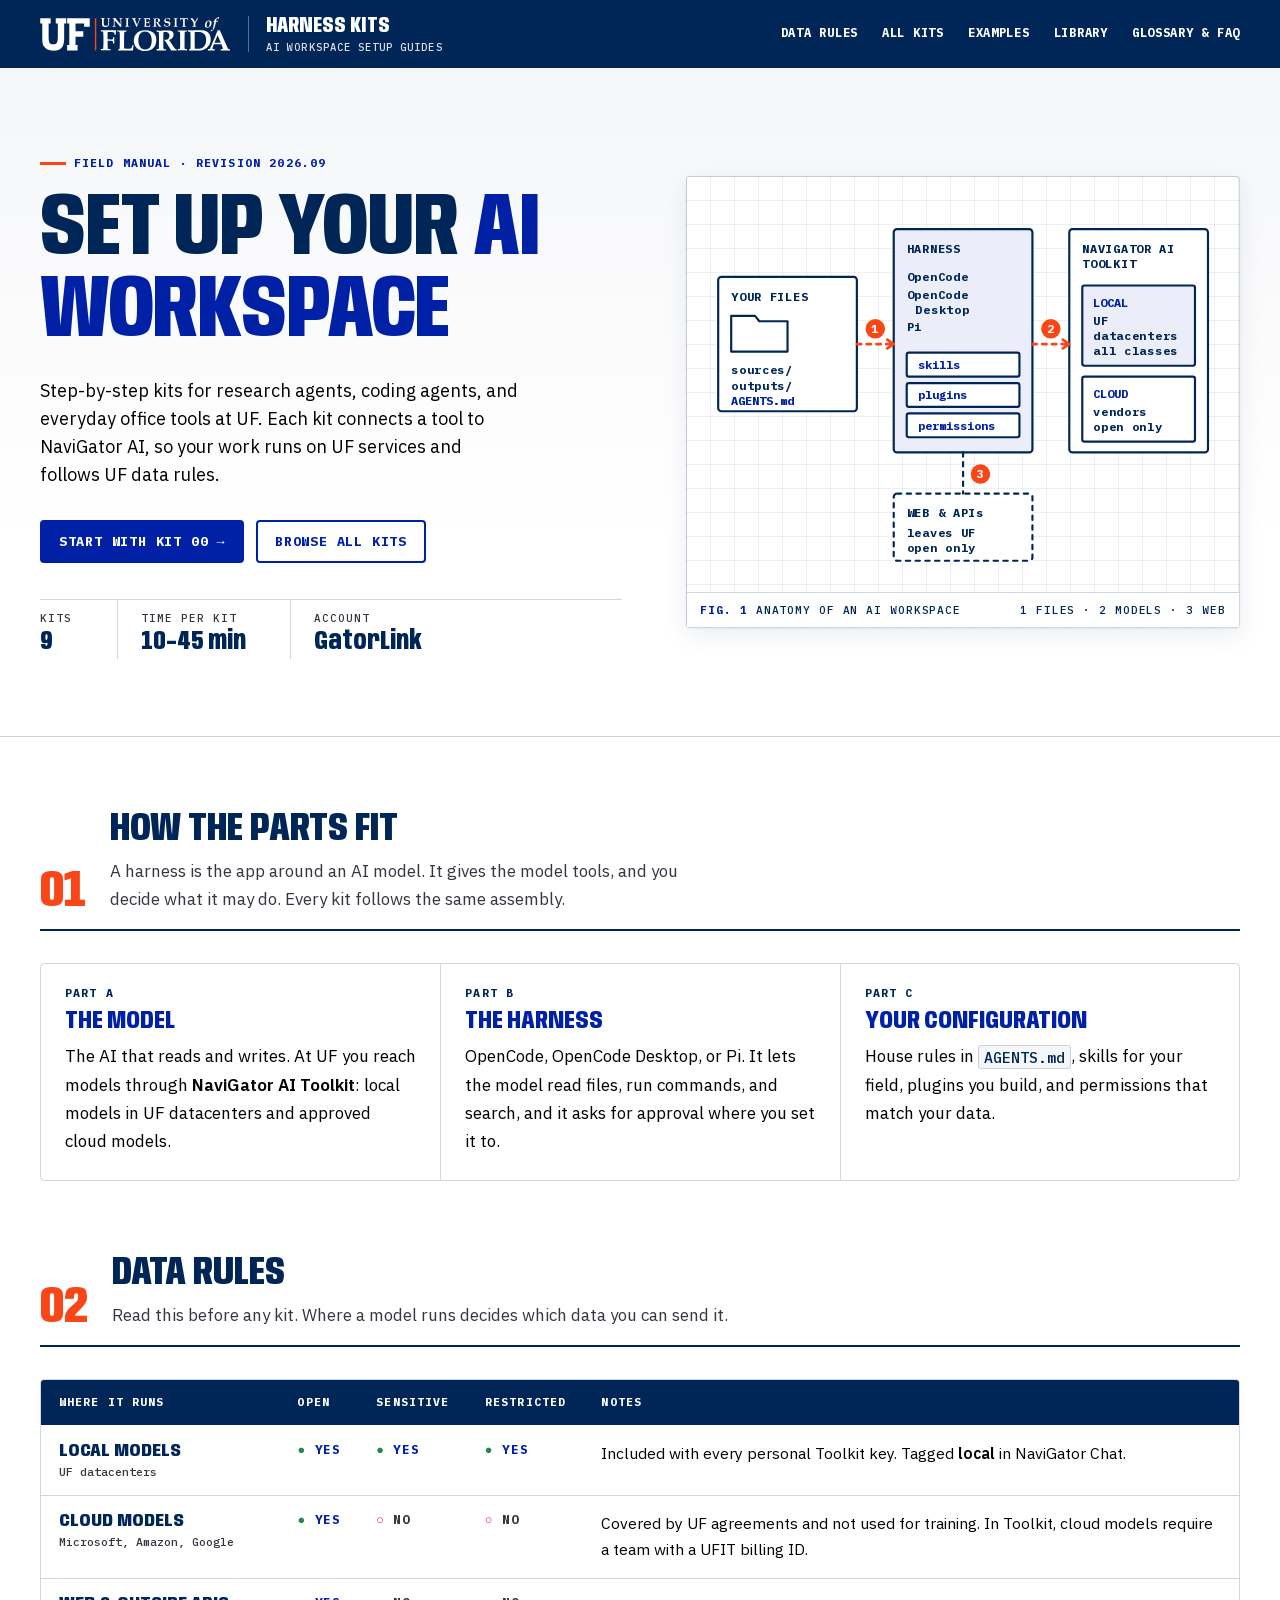
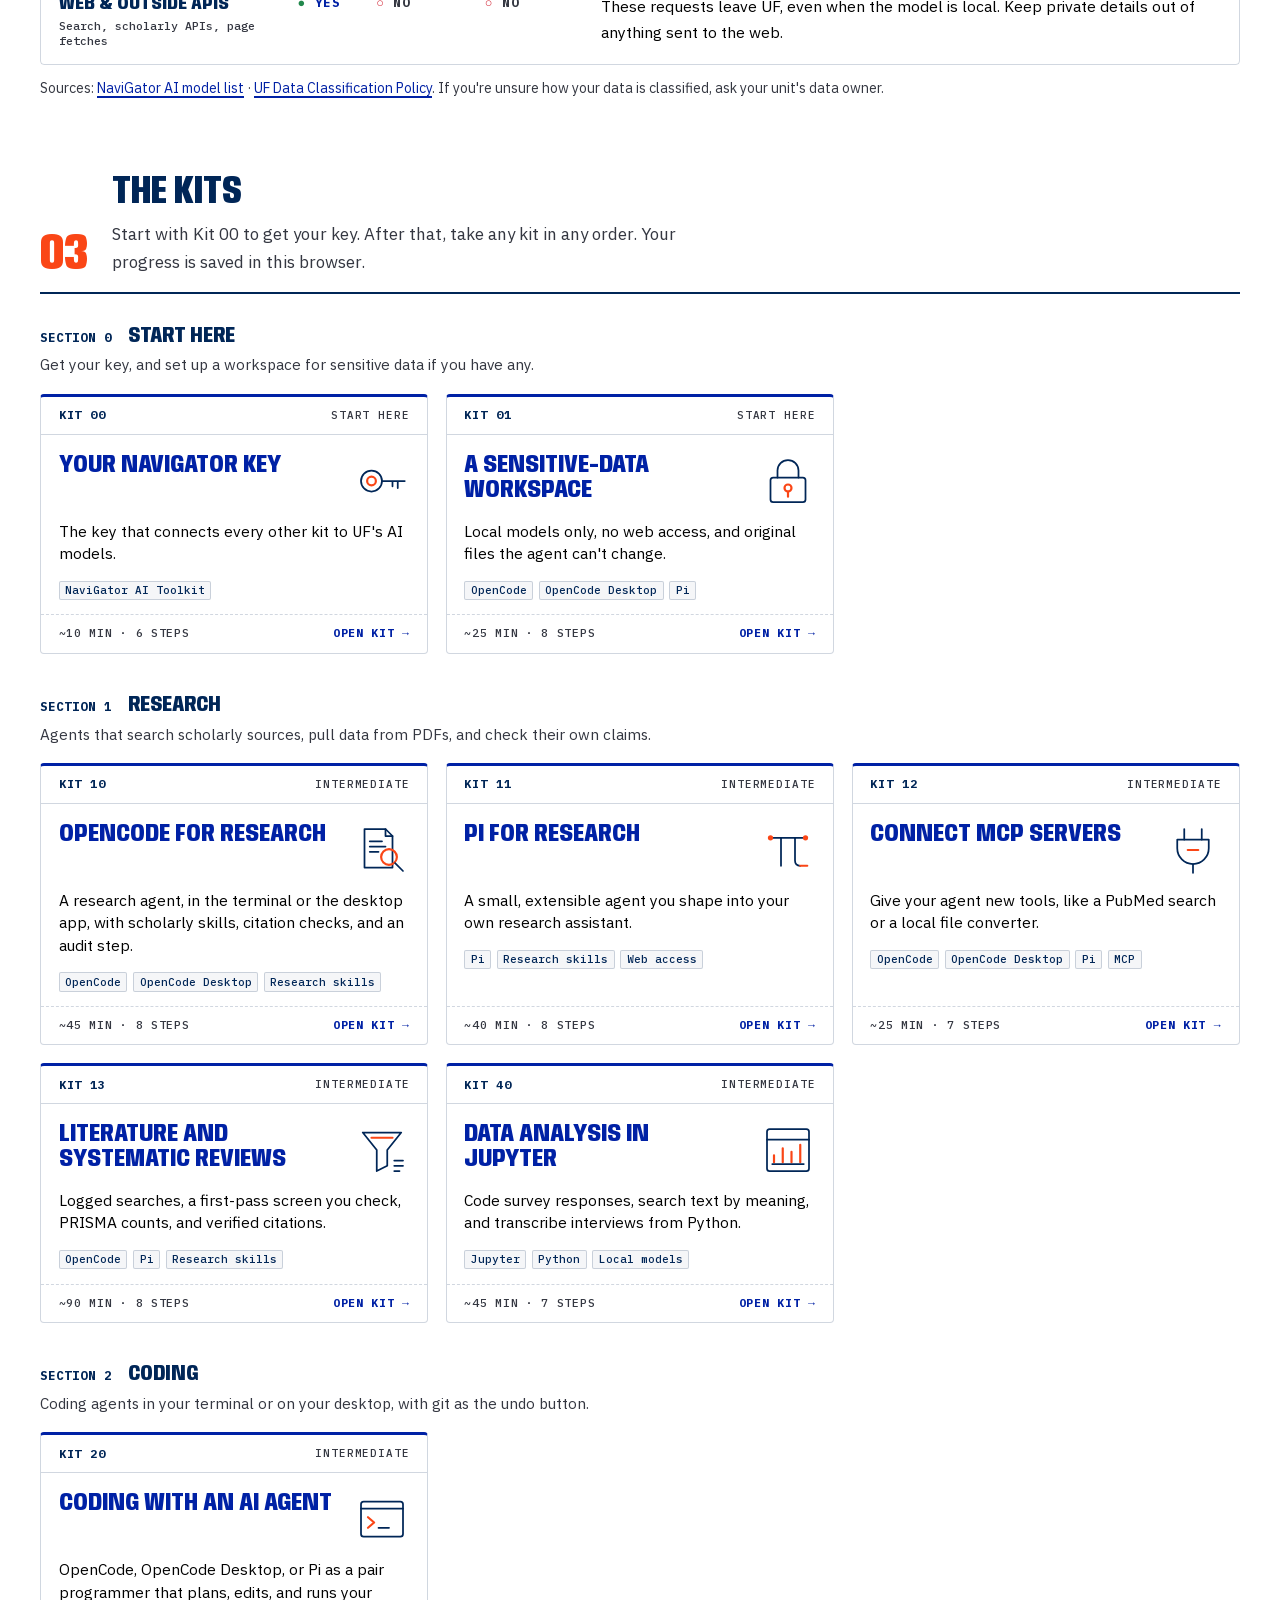
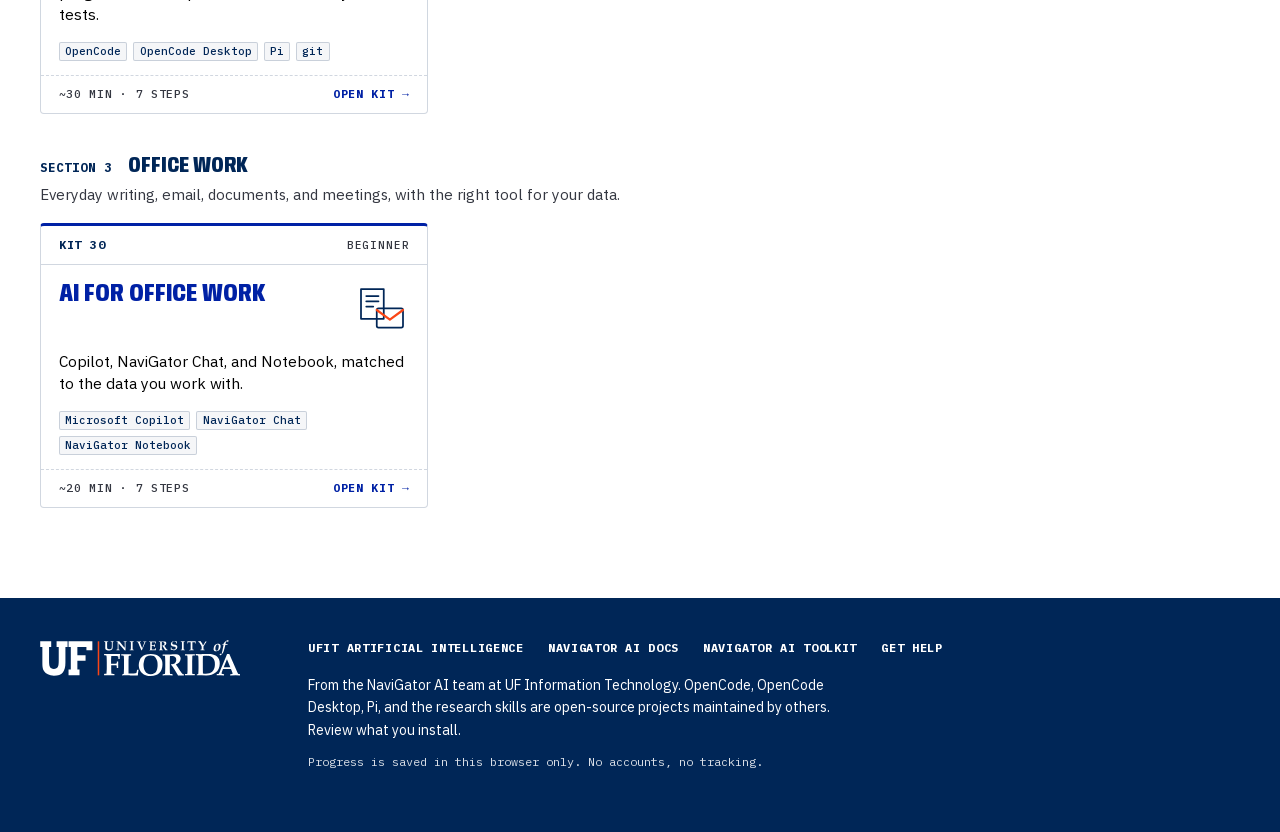
<file: index.html>
<!doctype html>
<html lang="en">
<head>
  <meta charset="utf-8">
  <meta name="viewport" content="width=device-width, initial-scale=1">
  <title>Harness Kits · Set up AI workspaces with NaviGator AI · University of Florida</title>
  <meta name="description" content="Step-by-step setup guides for AI workspaces at the University of Florida: research agents, coding agents, and office tools connected to NaviGator AI.">
  <meta name="theme-color" content="#002657">
  <link rel="icon" href="favicon.svg" type="image/svg+xml">
  <link rel="preload" href="fonts/Anybody.woff2" as="font" type="font/woff2" crossorigin>
  <link rel="preload" href="fonts/IBMPlexSans.woff2" as="font" type="font/woff2" crossorigin>
  <link rel="stylesheet" href="css/main.css">
  <script src="js/kits.js" defer></script>
  <script src="js/progress.js" defer></script>
  <script src="js/icons.js" defer></script>
  <script src="js/landing.js" defer></script>
</head>
<body>
  <a class="skip" href="#kits">Skip to the kits</a>

  <header class="masthead">
    <div class="wrap">
      <a class="brand" href="./" aria-label="Harness Kits home">
        <img class="uf-logo" src="img/uf-logo-white-orange.svg" alt="University of Florida" width="190" height="34">
        <span class="site-name"><b>Harness Kits</b><small>AI workspace setup guides</small></span>
      </a>
      <nav class="site-nav" aria-label="Site">
        <a href="#data">Data rules</a>
        <a href="#kits">All kits</a>
        <a href="examples.html">Examples</a>
        <a href="library.html">Library</a>
        <a href="glossary.html">Glossary &amp; FAQ</a>
      </nav>
    </div>
  </header>

  <main>
    <section class="hero" aria-labelledby="hero-title">
      <div class="wrap hero-grid">
        <div class="hero-copy">
          <p class="label accent">Field manual · Revision 2026.09</p>
          <h1 id="hero-title" class="display">Set up your <span class="accent">AI workspace</span></h1>
          <p class="lede">Step-by-step kits for research agents, coding agents, and everyday office tools at UF. Each kit connects a tool to NaviGator AI, so your work runs on UF services and follows UF data rules.</p>
          <div class="cta-row">
            <a class="btn" href="kits/navigator-key/">Start with Kit 00 <span class="arrow" aria-hidden="true">→</span></a>
            <a class="btn secondary" href="#kits">Browse all kits</a>
          </div>
          <dl class="hero-spec">
            <div><dt>Kits</dt><dd id="spec-kits">6</dd></div>
            <div><dt>Time per kit</dt><dd>10–45 min</dd></div>
            <div><dt>Account</dt><dd>GatorLink</dd></div>
          </dl>
        </div>
        <figure class="fig raised">
          <div class="fig-body" data-icon="anatomy"></div>
          <figcaption><span><b>Fig. 1</b> Anatomy of an AI workspace</span><span>1 Files · 2 Models · 3 Web</span></figcaption>
        </figure>
      </div>
    </section>

    <section class="wrap block" id="harness" aria-labelledby="harness-title">
      <div class="section-head">
        <span class="sec" aria-hidden="true">01</span>
        <h2 id="harness-title">How the parts fit</h2>
        <p>A harness is the app around an AI model. It gives the model tools, and you decide what it may do. Every kit follows the same assembly.</p>
      </div>
      <ol class="parts">
        <li>
          <p class="label">Part A</p>
          <h3>The model</h3>
          <p>The AI that reads and writes. At UF you reach models through <strong>NaviGator AI Toolkit</strong>: local models in UF datacenters and approved cloud models.</p>
        </li>
        <li>
          <p class="label">Part B</p>
          <h3>The harness</h3>
          <p>OpenCode, OpenCode Desktop, or Pi. It lets the model read files, run commands, and search, and it asks for approval where you set it to.</p>
        </li>
        <li>
          <p class="label">Part C</p>
          <h3>Your configuration</h3>
          <p>House rules in <code>AGENTS.md</code>, skills for your field, plugins you build, and permissions that match your data.</p>
        </li>
      </ol>
    </section>

    <section class="wrap block" id="data" aria-labelledby="data-title">
      <div class="section-head">
        <span class="sec" aria-hidden="true">02</span>
        <h2 id="data-title">Data rules</h2>
        <p>Read this before any kit. Where a model runs decides which data you can send it.</p>
      </div>
      <div class="table-wrap" tabindex="0" role="region" aria-label="Data rules table: where the work runs and which data classes are approved">
        <table class="spec-table">
          <caption class="sr-only">Approved UF data classifications by where the work runs</caption>
          <thead>
            <tr><th scope="col">Where it runs</th><th scope="col">Open</th><th scope="col">Sensitive</th><th scope="col">Restricted</th><th scope="col">Notes</th></tr>
          </thead>
          <tbody>
            <tr><th scope="row"><span class="where">Local models</span><span class="sub">UF datacenters</span></th><td class="yes">Yes</td><td class="yes">Yes</td><td class="yes">Yes</td><td>Included with every personal Toolkit key. Tagged <strong>local</strong> in NaviGator Chat.</td></tr>
            <tr><th scope="row"><span class="where">Cloud models</span><span class="sub">Microsoft, Amazon, Google</span></th><td class="yes">Yes</td><td class="no">No</td><td class="no">No</td><td>Covered by UF agreements and not used for training. In Toolkit, cloud models require a team with a UFIT billing ID.</td></tr>
            <tr><th scope="row"><span class="where">Web &amp; outside APIs</span><span class="sub">Search, scholarly APIs, page fetches</span></th><td class="yes">Yes</td><td class="no">No</td><td class="no">No</td><td>These requests leave UF, even when the model is local. Keep private details out of anything sent to the web.</td></tr>
          </tbody>
        </table>
      </div>
      <p class="source">Sources: <a href="https://docs.ai.it.ufl.edu/docs/navigator_models/">NaviGator AI model list</a> · <a href="https://policy.ufl.edu/policy/data-classification-policy/">UF Data Classification Policy</a>. If you're unsure how your data is classified, ask your unit's data owner.</p>
    </section>

    <section class="wrap block" id="kits" aria-labelledby="kits-title">
      <div class="section-head">
        <span class="sec" aria-hidden="true">03</span>
        <h2 id="kits-title">The kits</h2>
        <p>Start with Kit 00 to get your key. After that, take any kit in any order. Your progress is saved in this browser.</p>
      </div>
      <div id="shelves">
        <noscript><p>The kit list needs JavaScript. Each kit is also available at <code>kits/&lt;name&gt;/</code>.</p></noscript>
      </div>
    </section>
  </main>

  <footer class="site-foot">
    <div class="wrap">
      <img class="uf-logo" src="img/uf-logo-white-orange.svg" alt="University of Florida" width="200" height="36">
      <div>
        <ul class="foot-links">
          <li><a href="https://it.ufl.edu/ai/">UFIT Artificial Intelligence</a></li>
          <li><a href="https://docs.ai.it.ufl.edu/">NaviGator AI docs</a></li>
          <li><a href="https://api.ai.it.ufl.edu/ui">NaviGator AI Toolkit</a></li>
          <li><a href="https://ufl.teamdynamix.com/TDClient/33/IT-Portal/Requests/ServiceDet?ID=413">Get help</a></li>
        </ul>
        <p>From the NaviGator AI team at UF Information Technology. OpenCode, OpenCode Desktop, Pi, and the research skills are open-source projects maintained by others. Review what you install.</p>
        <p class="fine">Progress is saved in this browser only. No accounts, no tracking.</p>
      </div>
    </div>
  </footer>
</body>
</html>
</file>
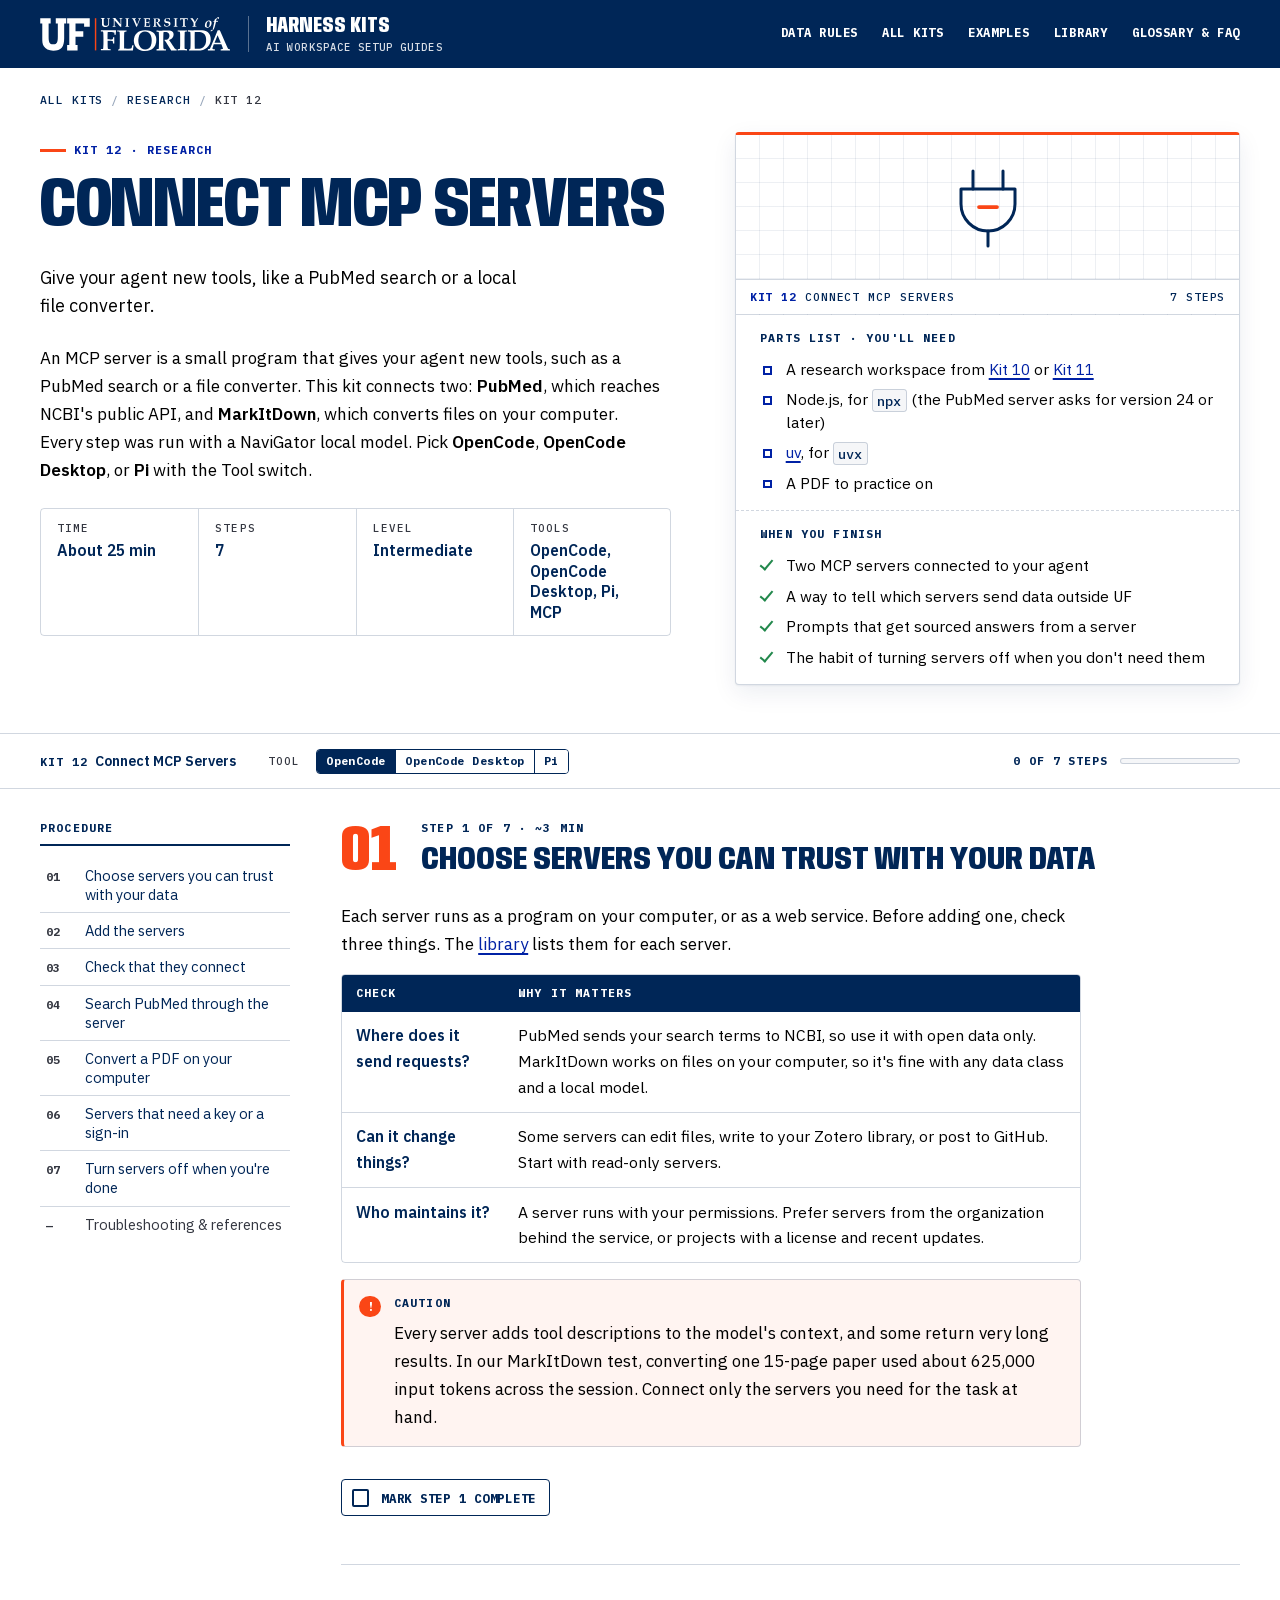
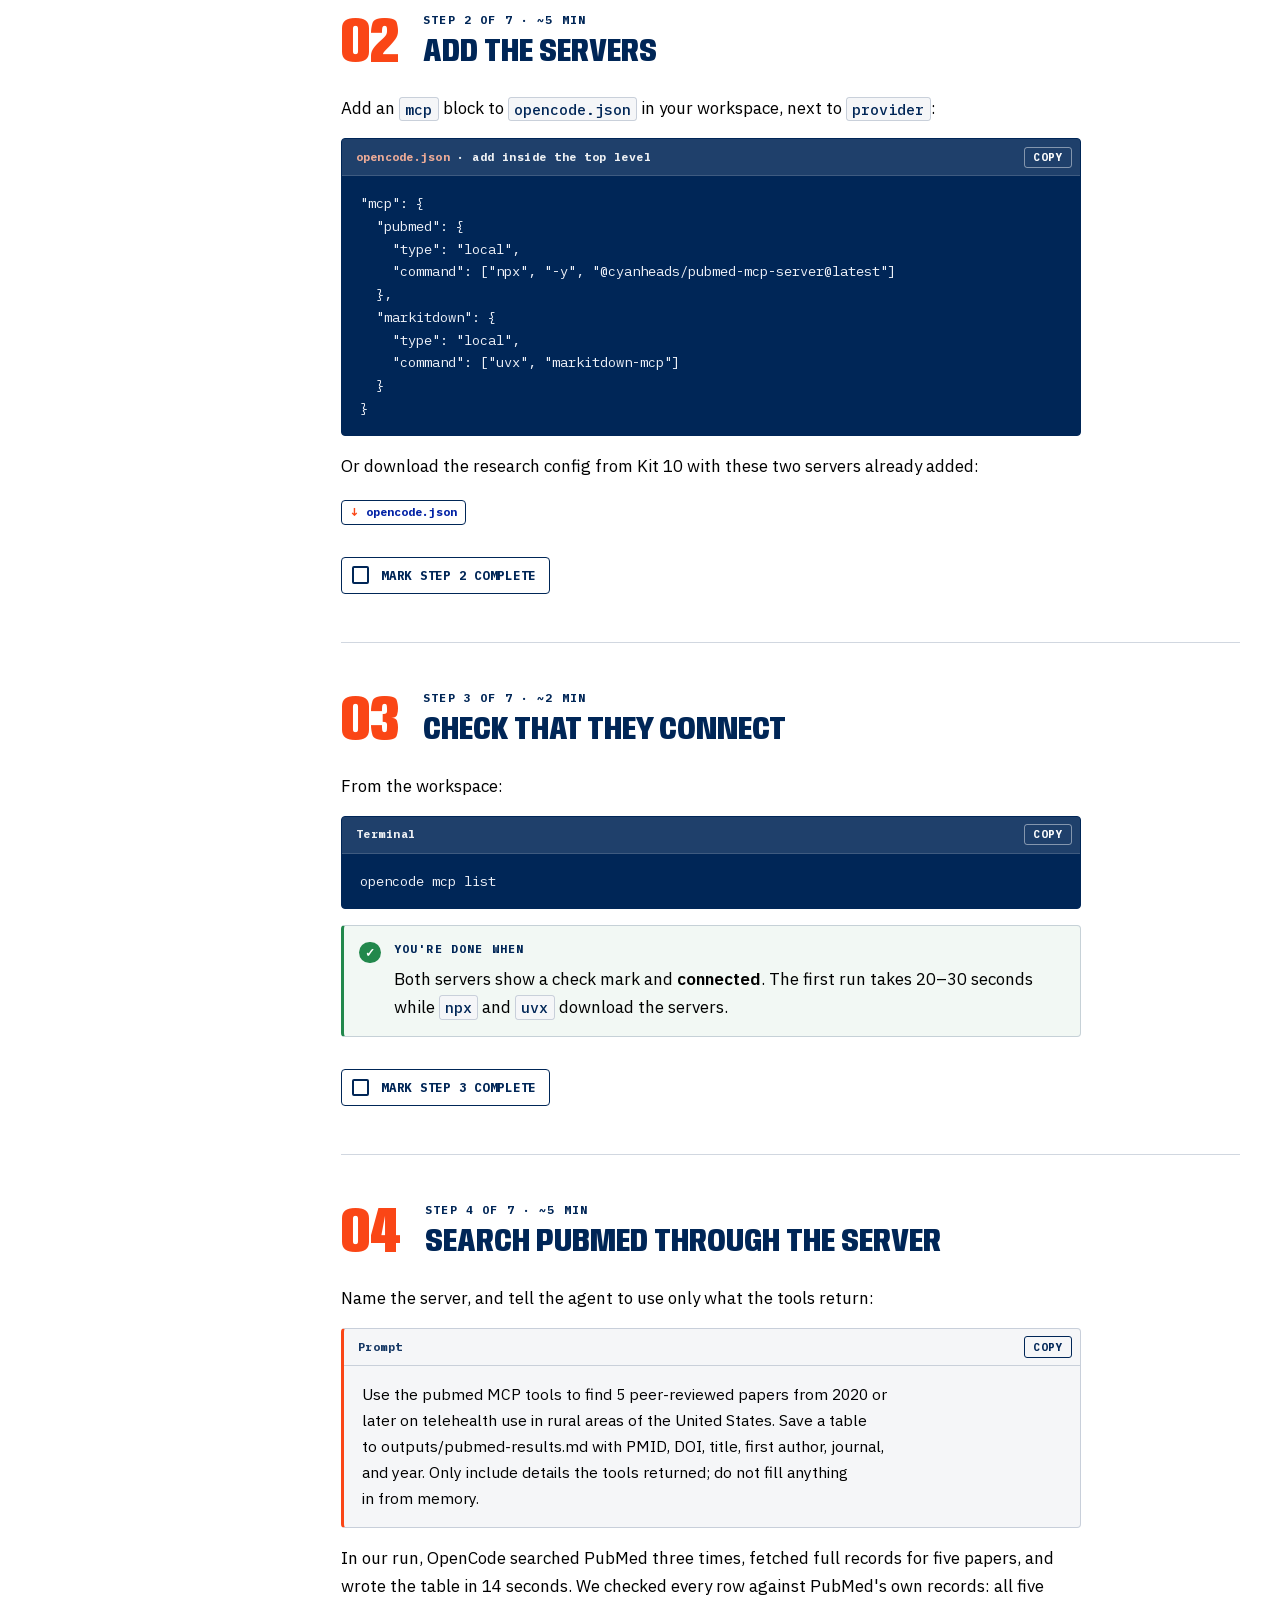
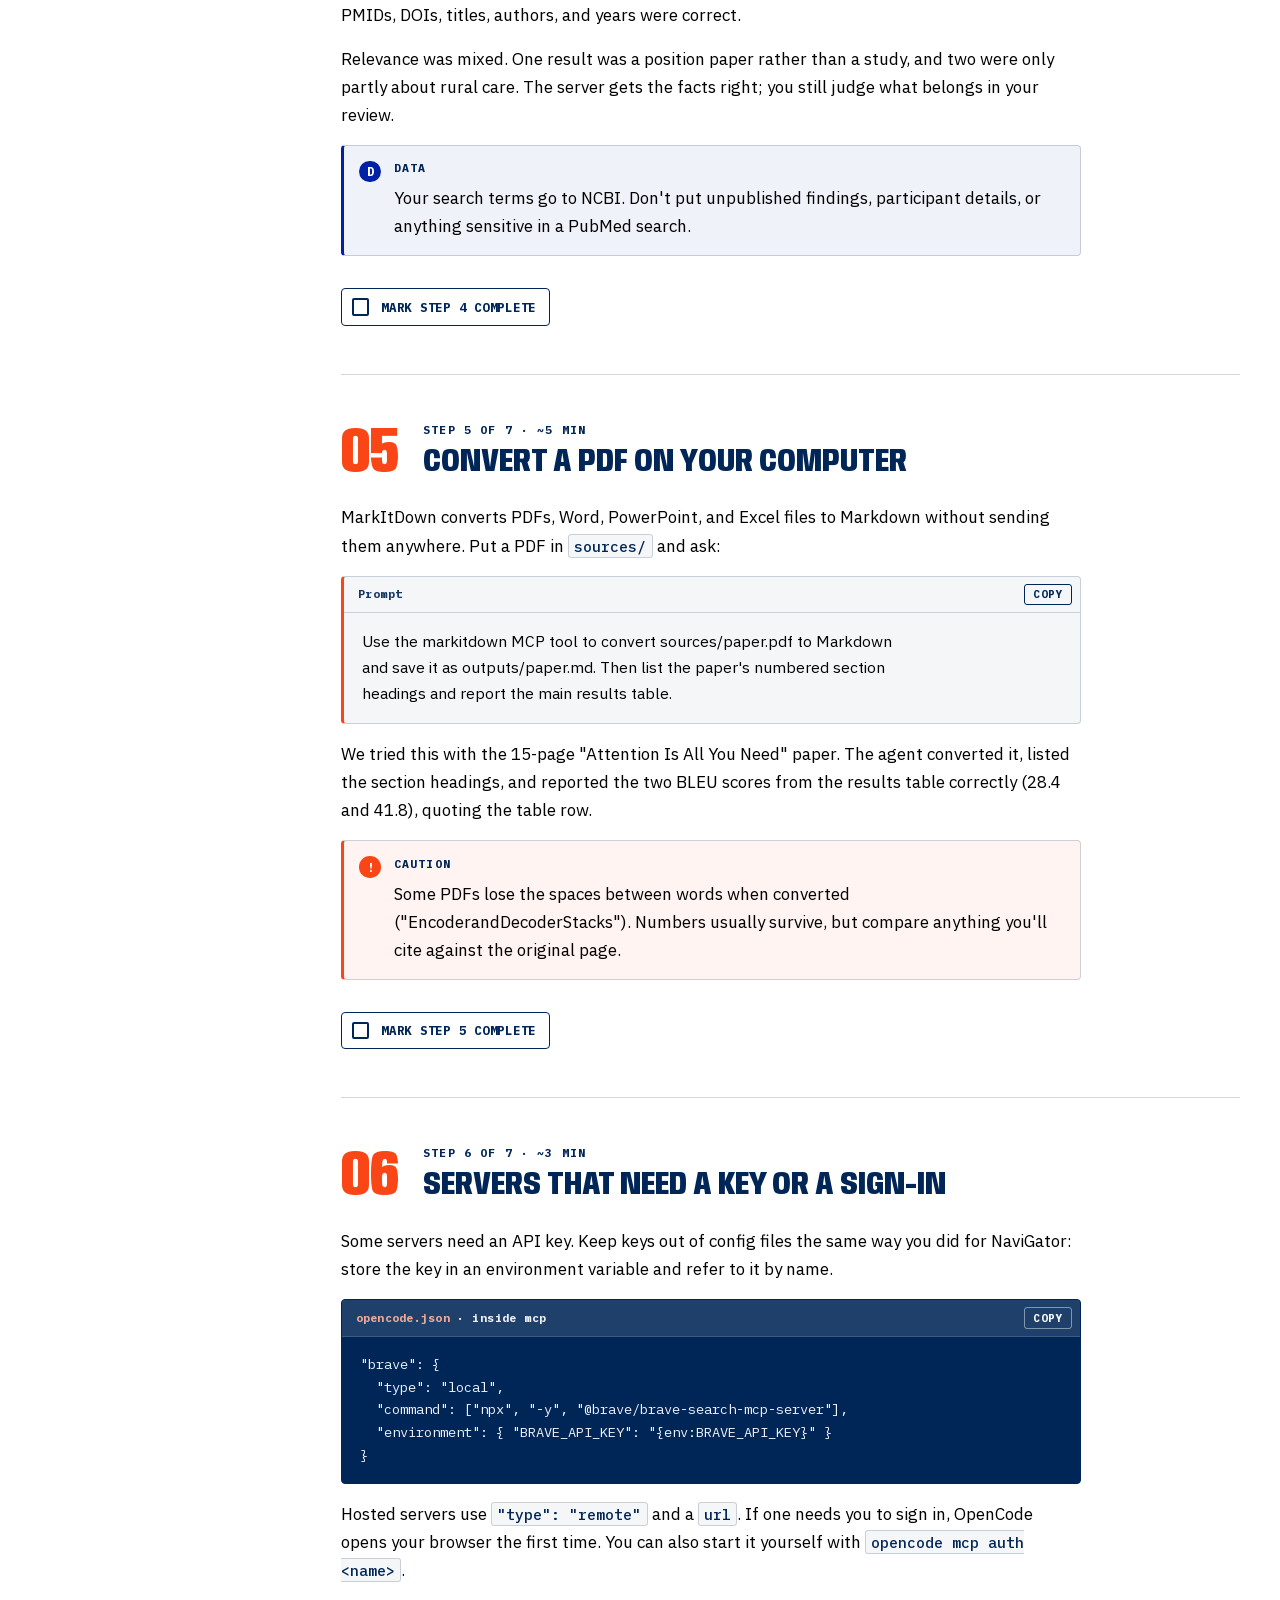
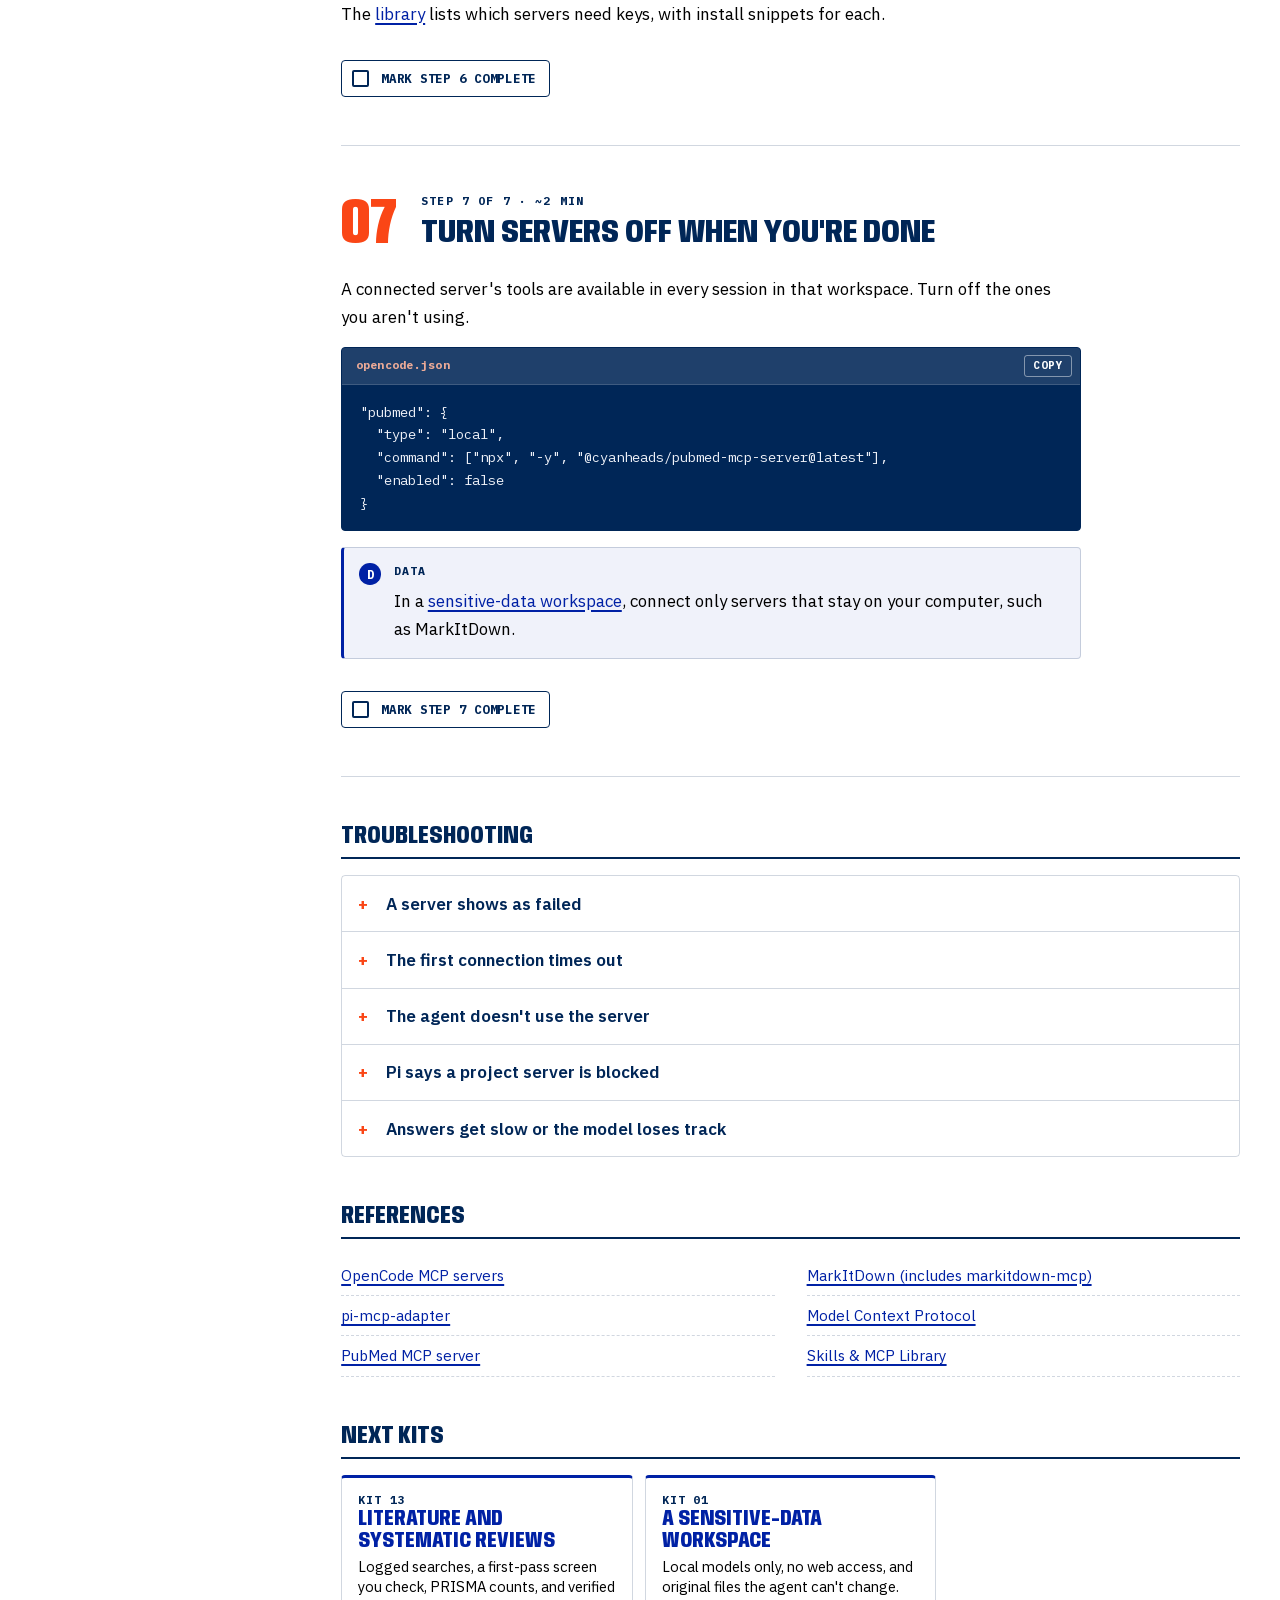
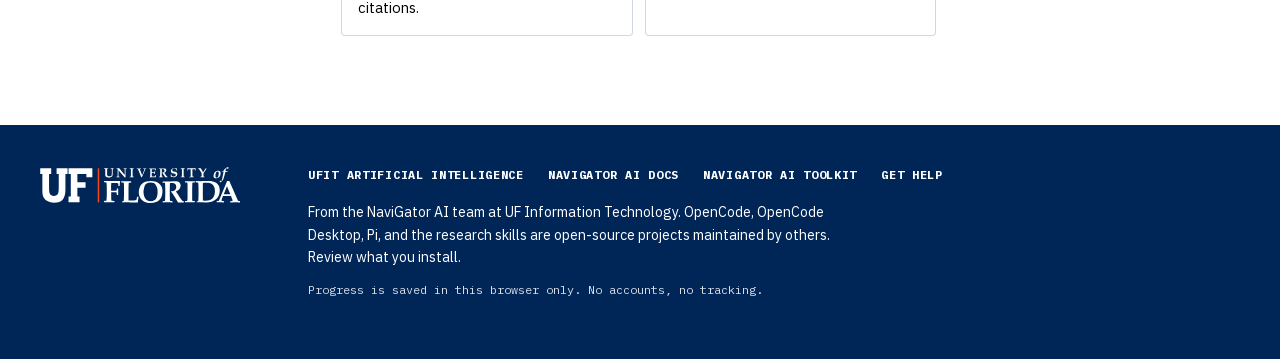
<file: kits/connect-mcp/index.html>
<!doctype html>
<html lang="en">
<head>
  <meta charset="utf-8">
  <meta name="viewport" content="width=device-width, initial-scale=1">
  <title>Harness Kits · University of Florida</title>
  <meta name="theme-color" content="#002657">
  <link rel="icon" href="../../favicon.svg" type="image/svg+xml">
  <link rel="preload" href="../../fonts/Anybody.woff2" as="font" type="font/woff2" crossorigin>
  <link rel="preload" href="../../fonts/IBMPlexSans.woff2" as="font" type="font/woff2" crossorigin>
  <link rel="stylesheet" href="../../css/main.css">
  <script src="../../js/kits.js" defer></script>
  <script src="../../js/progress.js" defer></script>
  <script src="../../js/icons.js" defer></script>
  <script src="kit.js" defer></script>
  <script src="../../js/kit.js" defer></script>
</head>
<body>
  <a class="skip" href="#kit">Skip to the kit</a>
  <header class="masthead">
    <div class="wrap">
      <a class="brand" href="../../" aria-label="Harness Kits home">
        <img class="uf-logo" src="../../img/uf-logo-white-orange.svg" alt="University of Florida" width="190" height="34">
        <span class="site-name"><b>Harness Kits</b><small>AI workspace setup guides</small></span>
      </a>
      <nav class="site-nav" aria-label="Site">
        <a href="../../#data">Data rules</a>
        <a href="../../#kits">All kits</a>
        <a href="../../examples.html">Examples</a>
        <a href="../../library.html">Library</a>
        <a href="../../glossary.html">Glossary &amp; FAQ</a>
      </nav>
    </div>
  </header>

  <main id="kit">
    <noscript><p class="wrap">This kit needs JavaScript to display its steps.</p></noscript>
  </main>

  <footer class="site-foot">
    <div class="wrap">
      <img class="uf-logo" src="../../img/uf-logo-white-orange.svg" alt="University of Florida" width="200" height="36">
      <div>
        <ul class="foot-links">
          <li><a href="https://it.ufl.edu/ai/">UFIT Artificial Intelligence</a></li>
          <li><a href="https://docs.ai.it.ufl.edu/">NaviGator AI docs</a></li>
          <li><a href="https://api.ai.it.ufl.edu/ui">NaviGator AI Toolkit</a></li>
          <li><a href="https://ufl.teamdynamix.com/TDClient/33/IT-Portal/Requests/ServiceDet?ID=413">Get help</a></li>
        </ul>
        <p>From the NaviGator AI team at UF Information Technology. OpenCode, OpenCode Desktop, Pi, and the research skills are open-source projects maintained by others. Review what you install.</p>
        <p class="fine">Progress is saved in this browser only. No accounts, no tracking.</p>
      </div>
    </div>
  </footer>
</body>
</html>
</file>
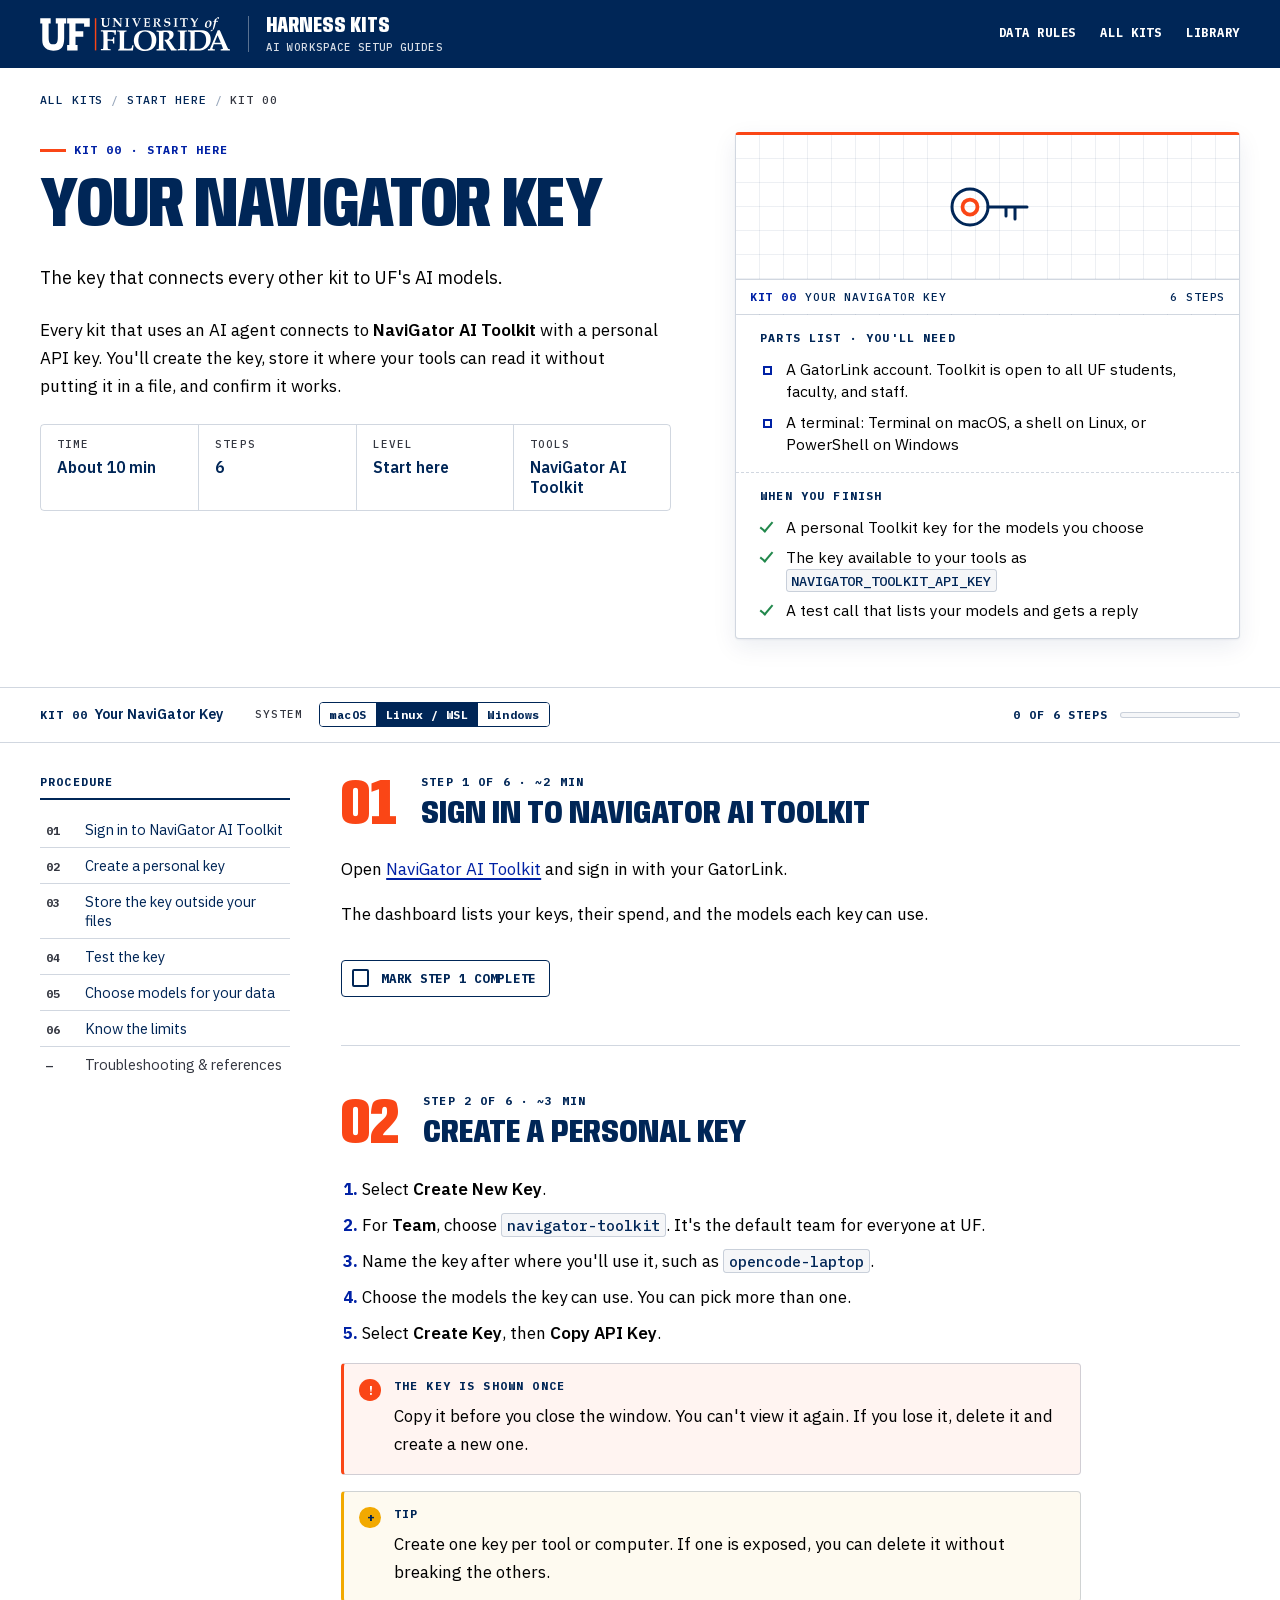
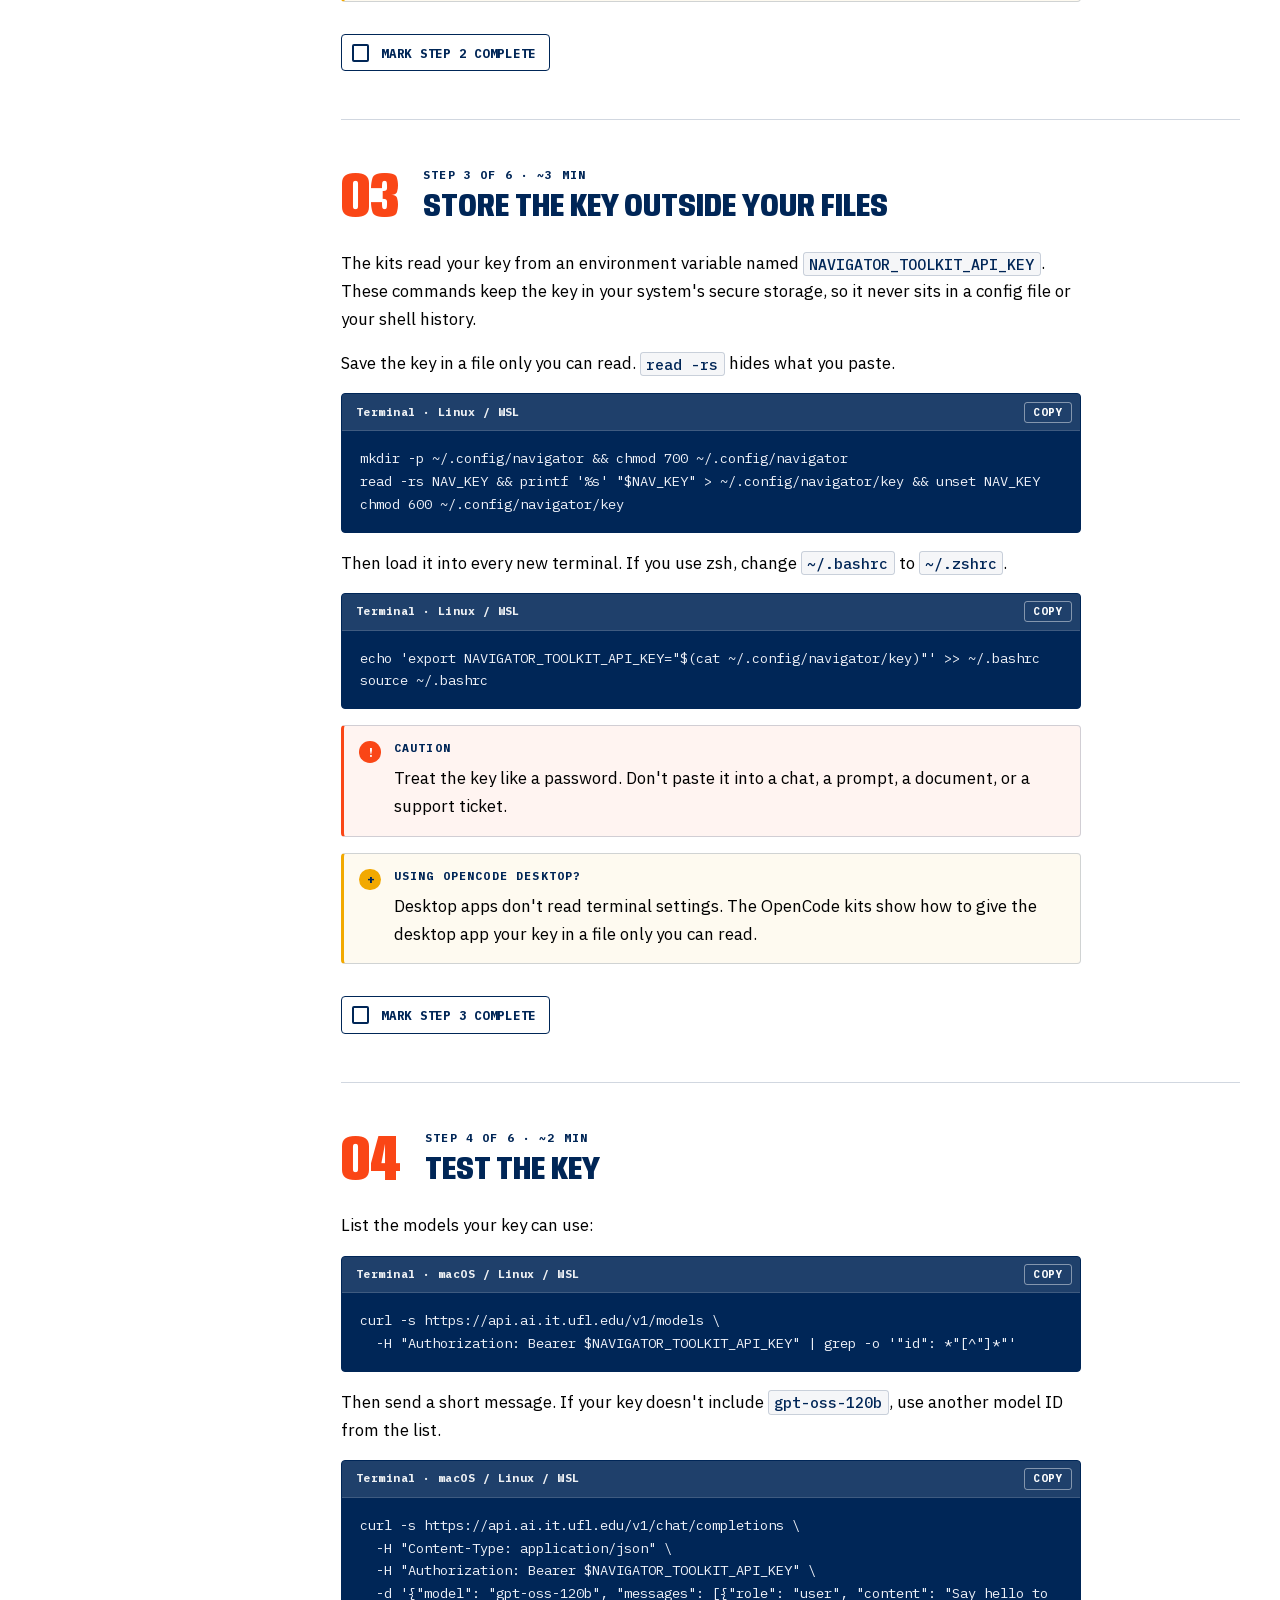
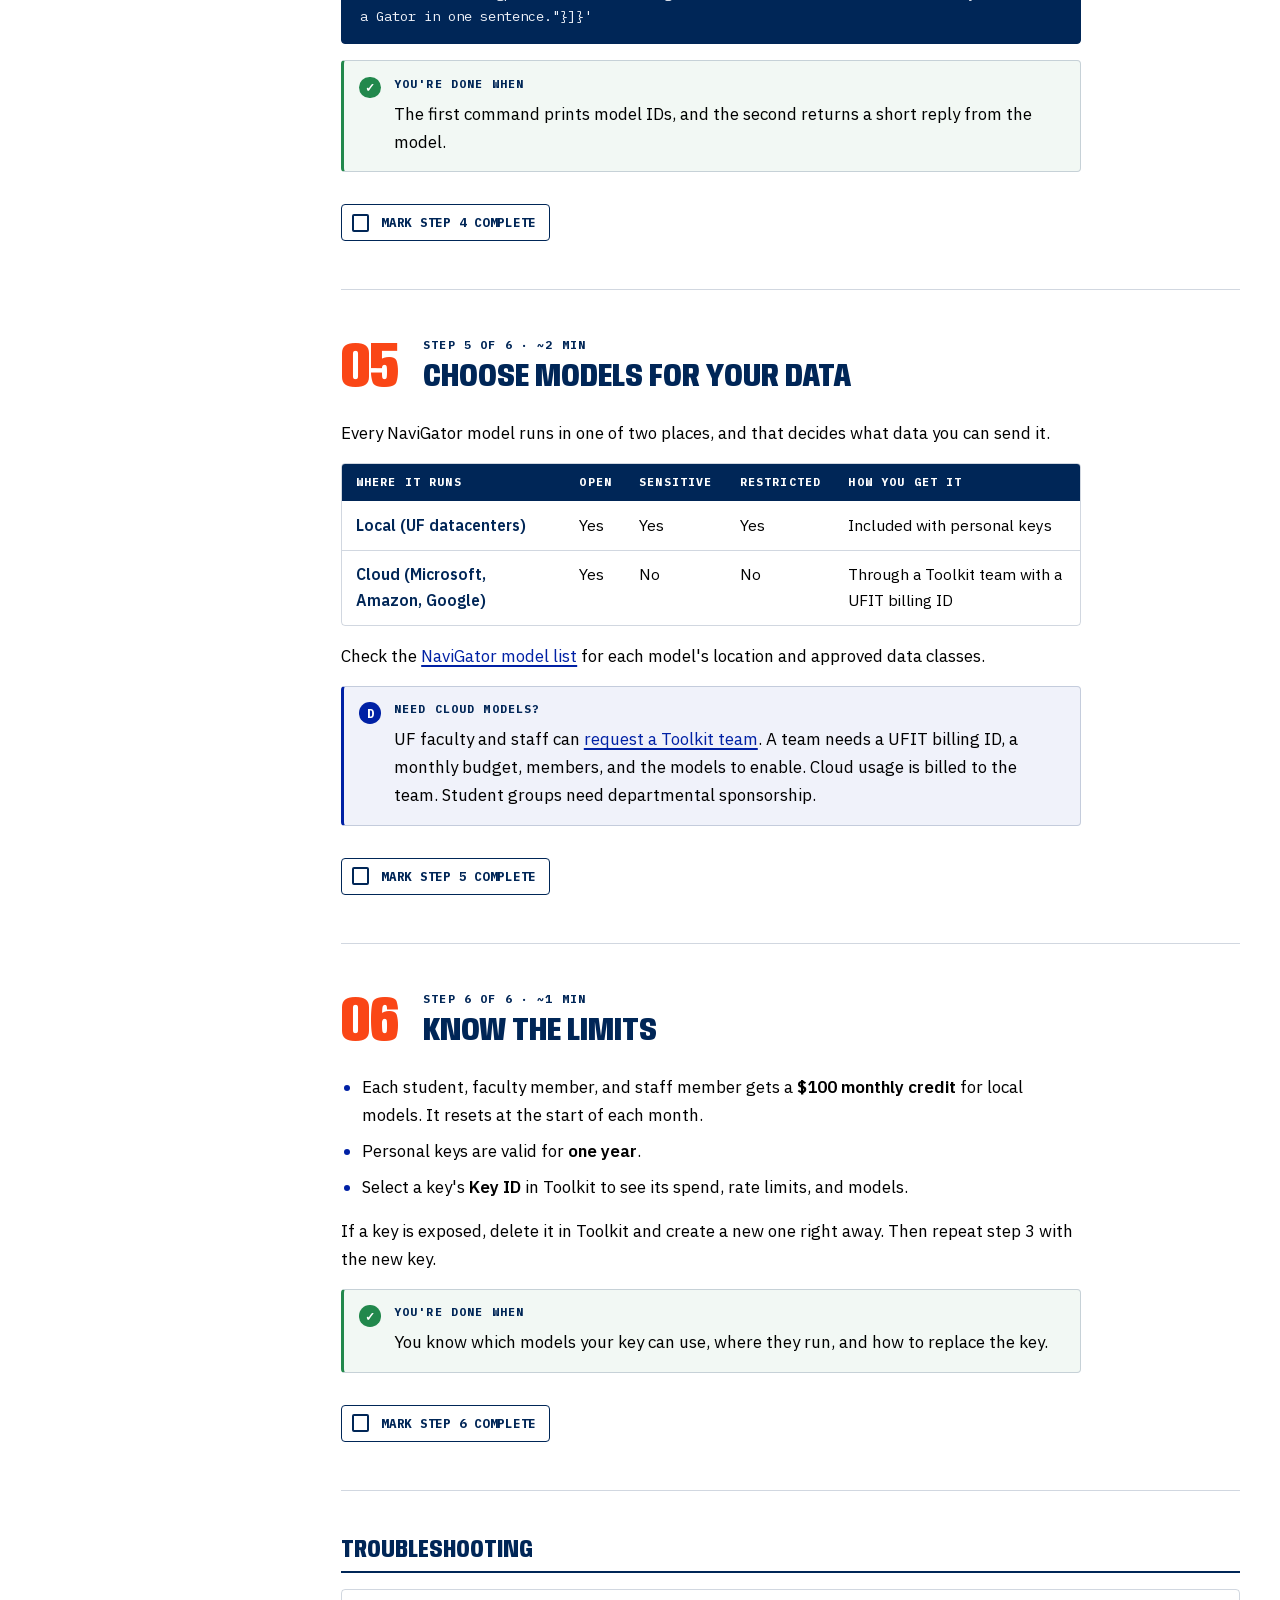
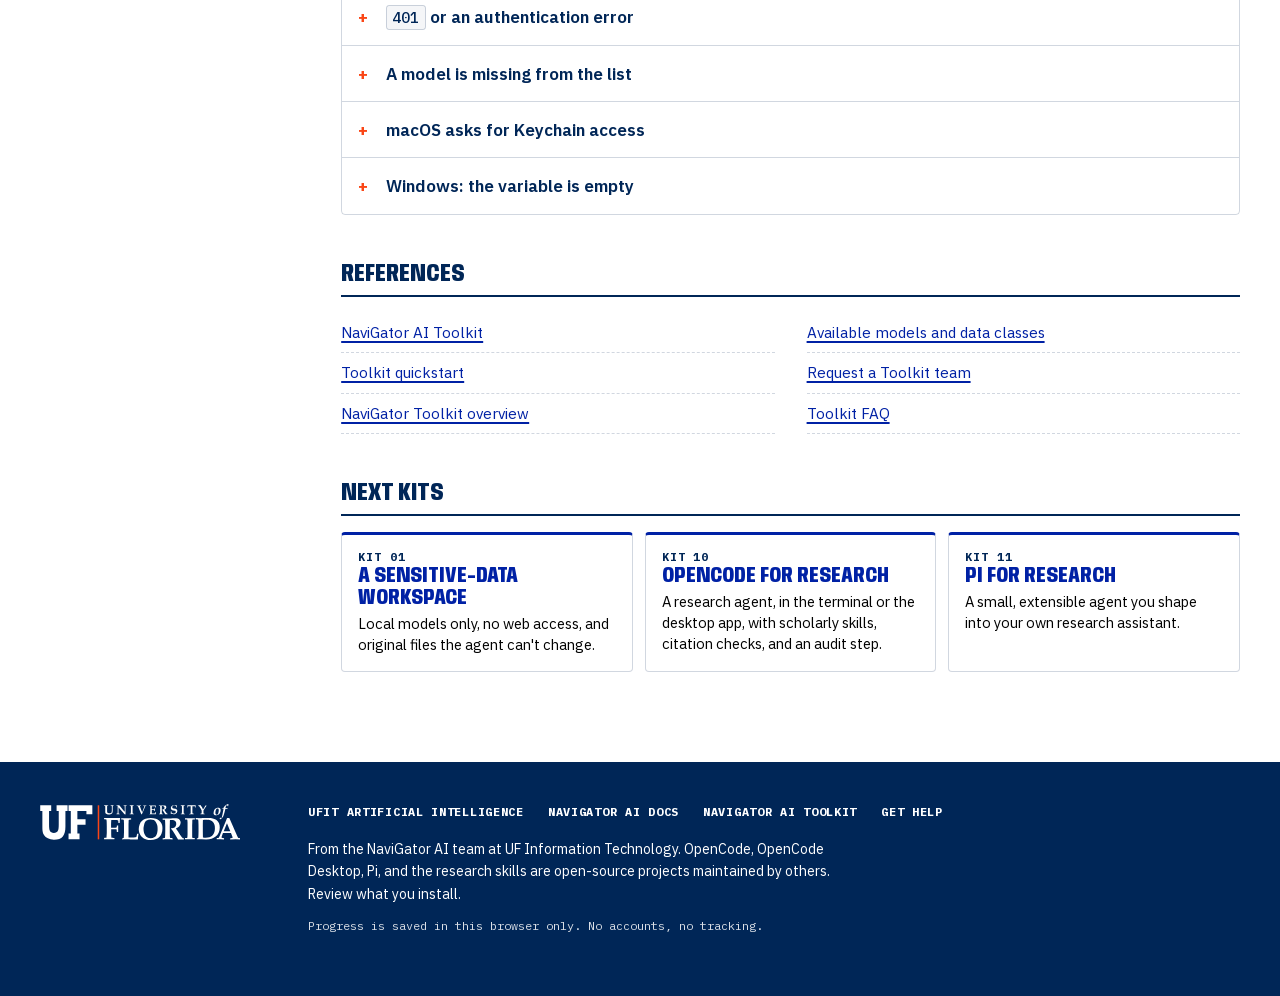
<file: kits/navigator-key/index.html>
<!doctype html>
<html lang="en">
<head>
  <meta charset="utf-8">
  <meta name="viewport" content="width=device-width, initial-scale=1">
  <title>Harness Kits · University of Florida</title>
  <meta name="theme-color" content="#002657">
  <link rel="icon" href="../../favicon.svg" type="image/svg+xml">
  <link rel="preload" href="../../fonts/Anybody.woff2" as="font" type="font/woff2" crossorigin>
  <link rel="preload" href="../../fonts/IBMPlexSans.woff2" as="font" type="font/woff2" crossorigin>
  <link rel="stylesheet" href="../../css/main.css">
  <script src="../../js/kits.js" defer></script>
  <script src="../../js/progress.js" defer></script>
  <script src="../../js/icons.js" defer></script>
  <script src="kit.js" defer></script>
  <script src="../../js/kit.js" defer></script>
</head>
<body>
  <a class="skip" href="#kit">Skip to the kit</a>
  <header class="masthead">
    <div class="wrap">
      <a class="brand" href="../../" aria-label="Harness Kits home">
        <img class="uf-logo" src="../../img/uf-logo-white-orange.svg" alt="University of Florida" width="190" height="34">
        <span class="site-name"><b>Harness Kits</b><small>AI workspace setup guides</small></span>
      </a>
      <nav class="site-nav" aria-label="Site">
        <a href="../../#data">Data rules</a>
        <a href="../../#kits">All kits</a>
        <a href="../../library.html">Library</a>
      </nav>
    </div>
  </header>

  <main id="kit">
    <noscript><p class="wrap">This kit needs JavaScript to display its steps.</p></noscript>
  </main>

  <footer class="site-foot">
    <div class="wrap">
      <img class="uf-logo" src="../../img/uf-logo-white-orange.svg" alt="University of Florida" width="200" height="36">
      <div>
        <ul class="foot-links">
          <li><a href="https://it.ufl.edu/ai/">UFIT Artificial Intelligence</a></li>
          <li><a href="https://docs.ai.it.ufl.edu/">NaviGator AI docs</a></li>
          <li><a href="https://api.ai.it.ufl.edu/ui">NaviGator AI Toolkit</a></li>
          <li><a href="https://ufl.teamdynamix.com/TDClient/33/IT-Portal/Requests/ServiceDet?ID=413">Get help</a></li>
        </ul>
        <p>From the NaviGator AI team at UF Information Technology. OpenCode, OpenCode Desktop, Pi, and the research skills are open-source projects maintained by others. Review what you install.</p>
        <p class="fine">Progress is saved in this browser only. No accounts, no tracking.</p>
      </div>
    </div>
  </footer>
</body>
</html>
</file>
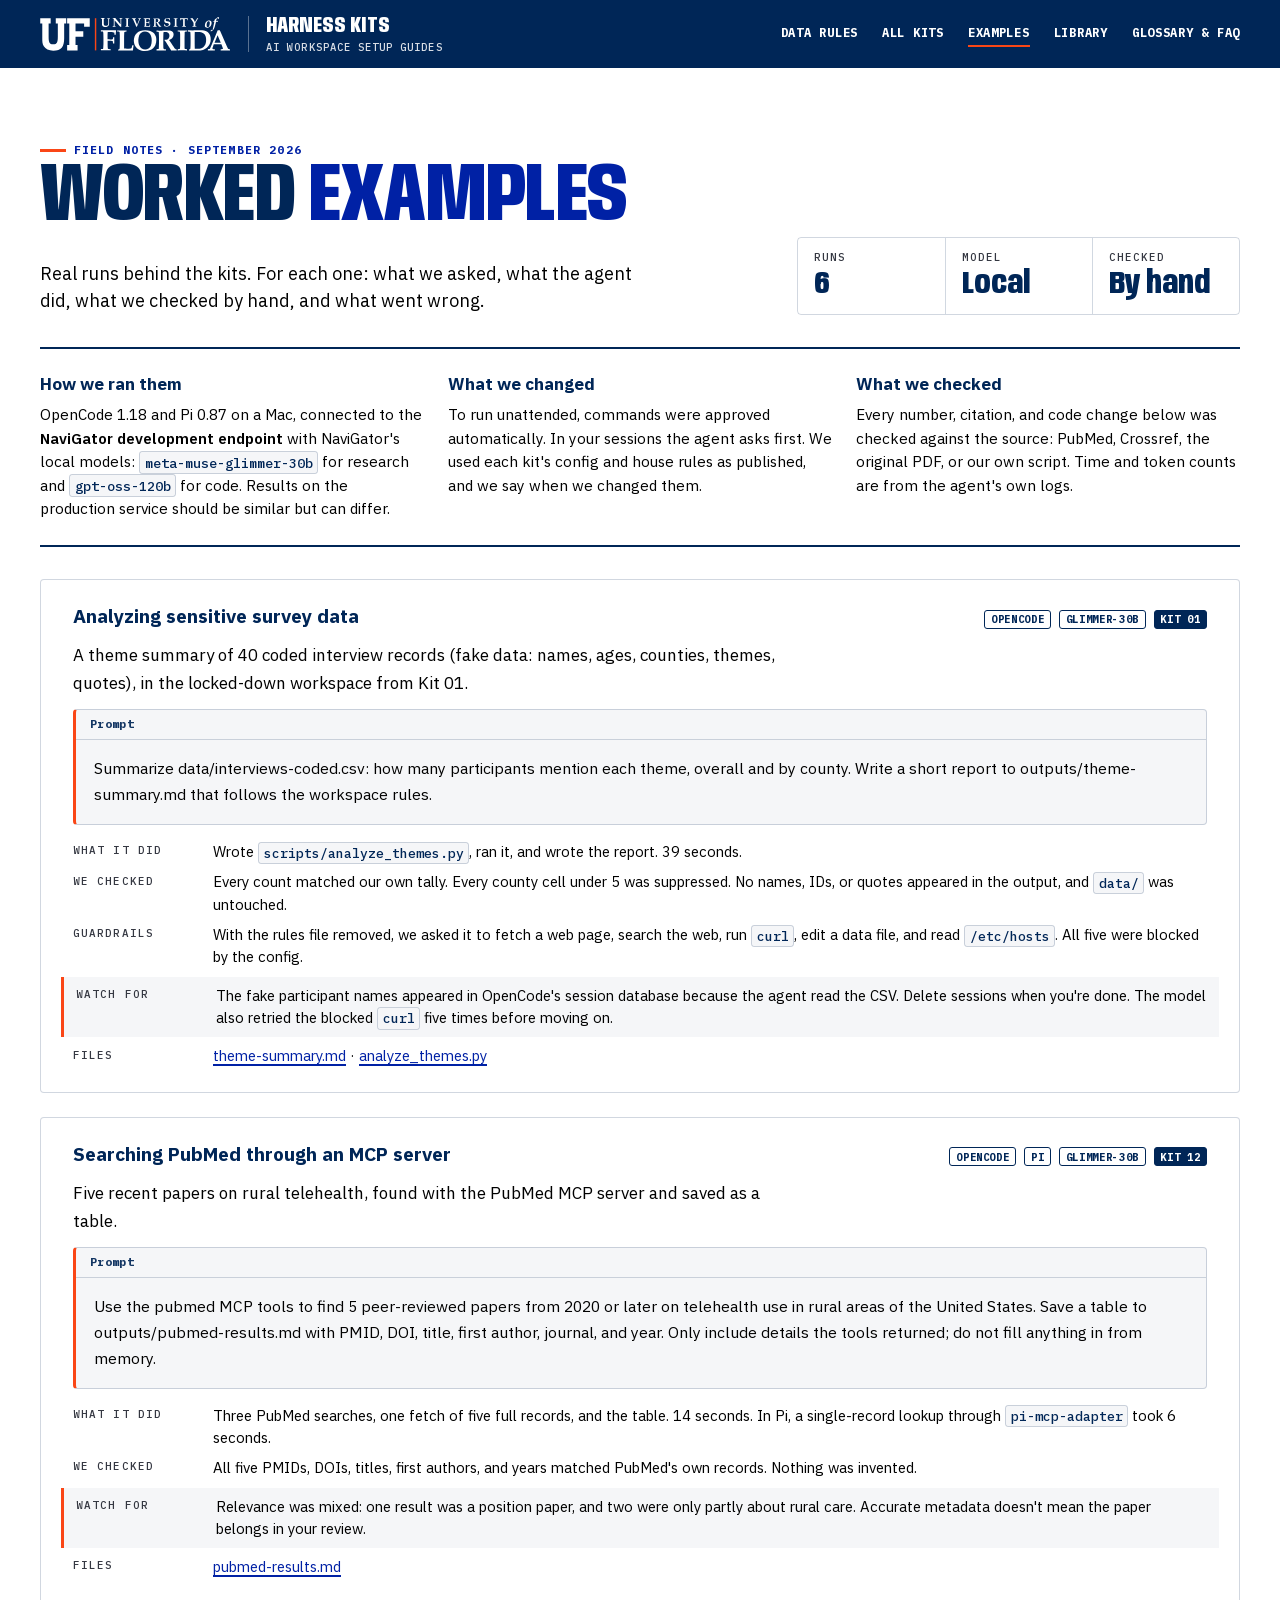
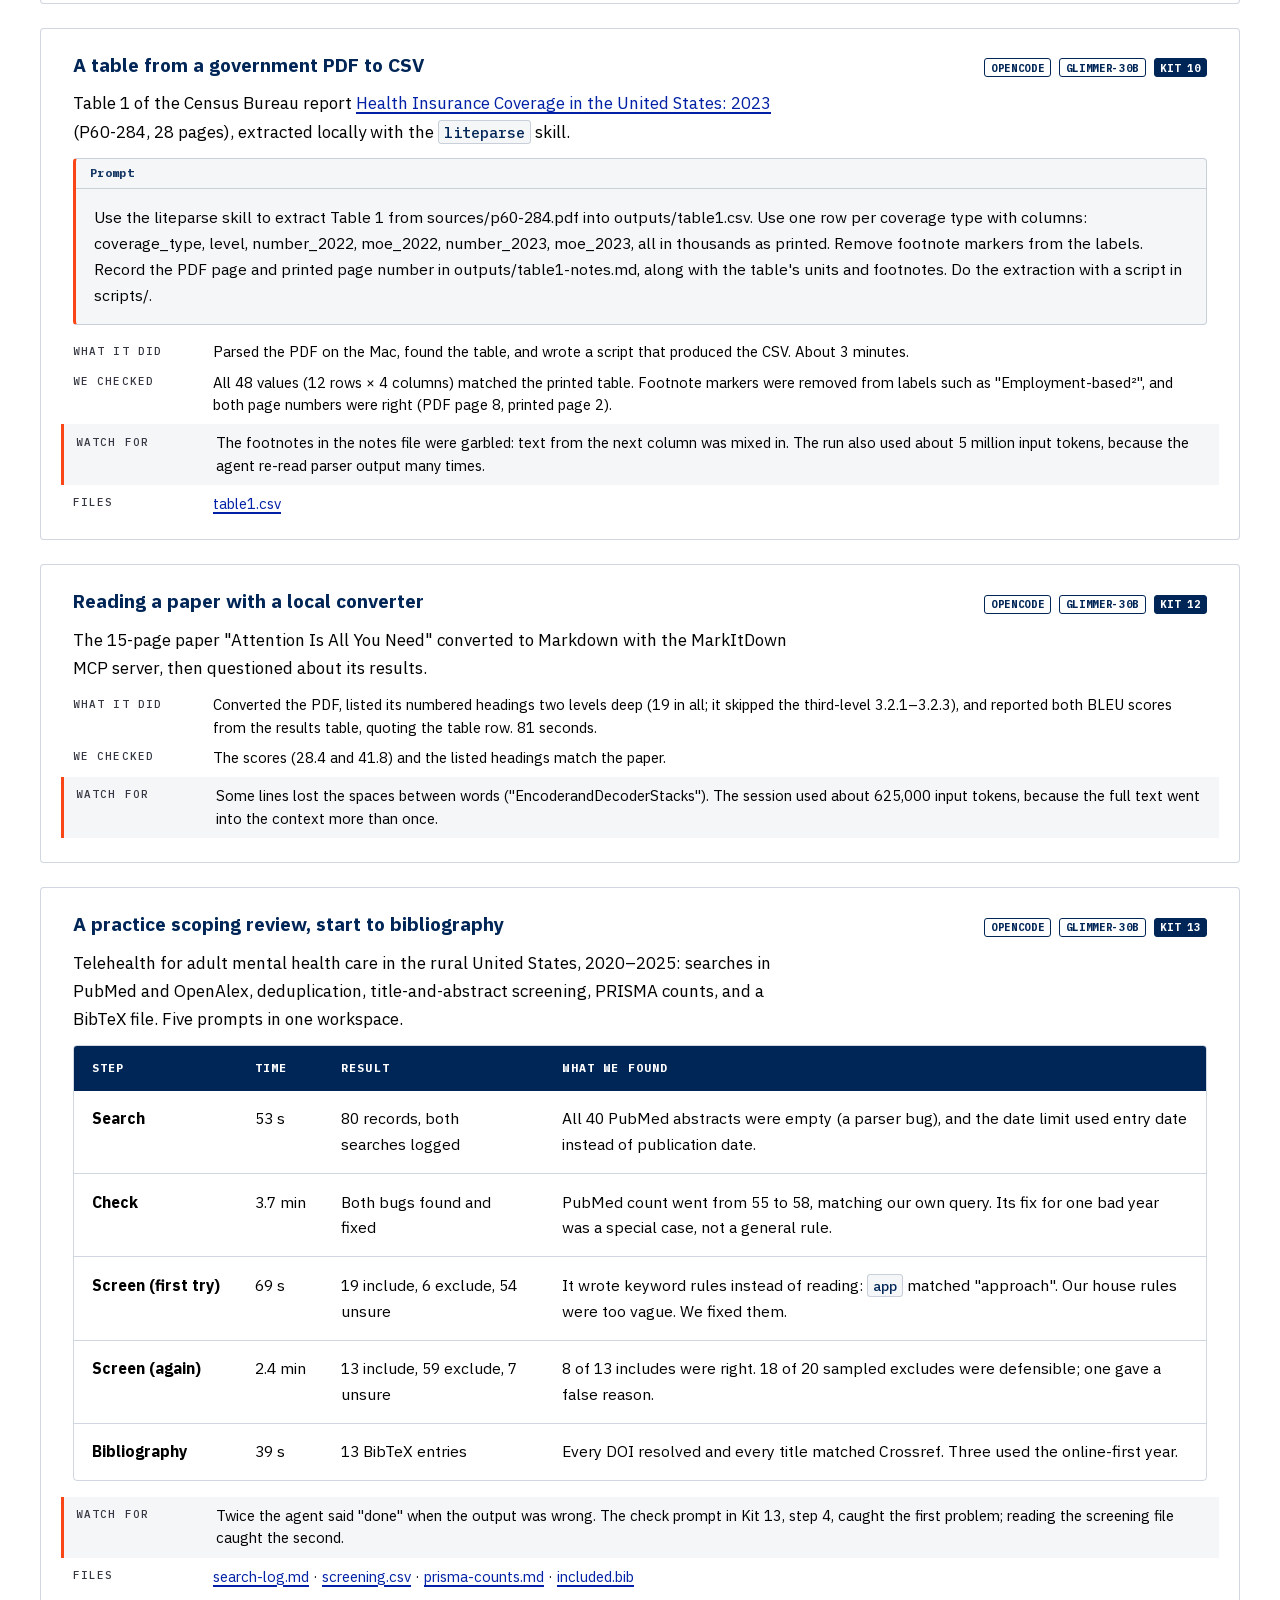
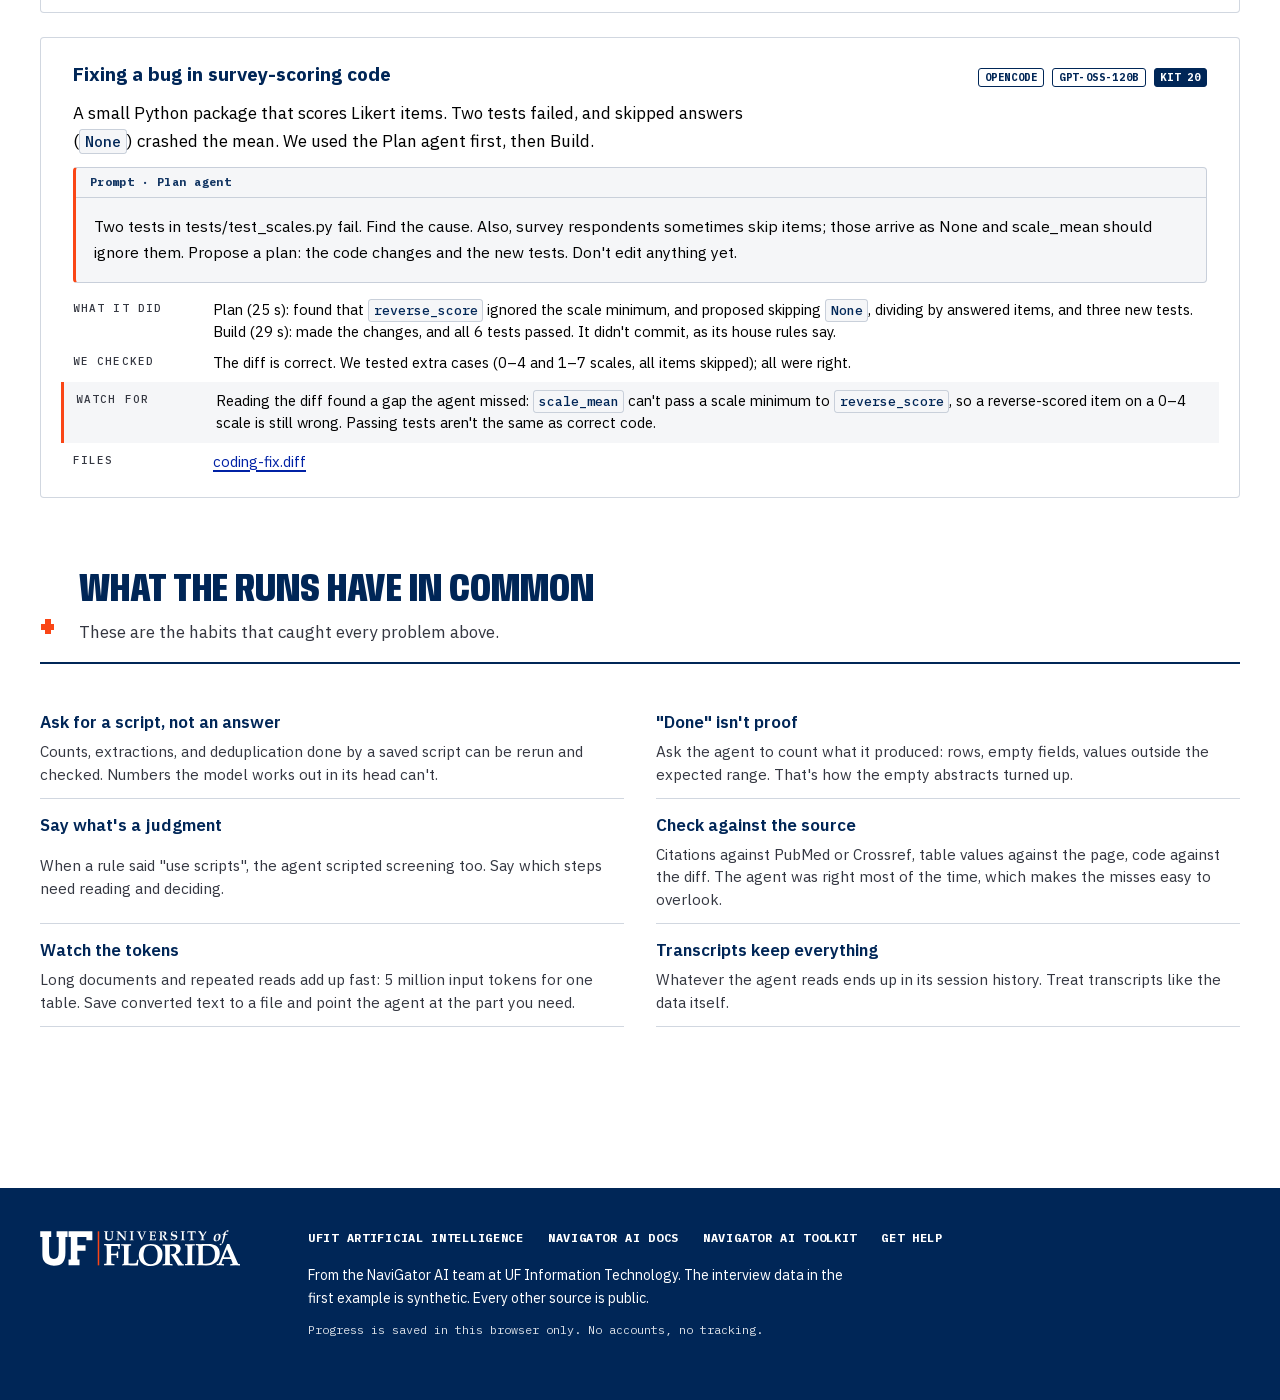
<file: examples.html>
<!doctype html>
<html lang="en">
<head>
  <meta charset="utf-8">
  <meta name="viewport" content="width=device-width, initial-scale=1">
  <title>Worked Examples · Harness Kits · University of Florida</title>
  <meta name="description" content="Real agent runs with NaviGator local models: what we asked, what the agent did, what we checked, and what went wrong.">
  <meta name="theme-color" content="#002657">
  <link rel="icon" href="favicon.svg" type="image/svg+xml">
  <link rel="preload" href="fonts/Anybody.woff2" as="font" type="font/woff2" crossorigin>
  <link rel="preload" href="fonts/IBMPlexSans.woff2" as="font" type="font/woff2" crossorigin>
  <link rel="stylesheet" href="css/main.css">
</head>
<body>
  <a class="skip" href="#runs">Skip to the examples</a>

  <header class="masthead">
    <div class="wrap">
      <a class="brand" href="./" aria-label="Harness Kits home">
        <img class="uf-logo" src="img/uf-logo-white-orange.svg" alt="University of Florida" width="190" height="34">
        <span class="site-name"><b>Harness Kits</b><small>AI workspace setup guides</small></span>
      </a>
      <nav class="site-nav" aria-label="Site">
        <a href="./#data">Data rules</a>
        <a href="./#kits">All kits</a>
        <a href="./examples.html" aria-current="page">Examples</a>
        <a href="./library.html">Library</a>
        <a href="./glossary.html">Glossary &amp; FAQ</a>
      </nav>
    </div>
  </header>

  <main>
    <section class="wrap lib-hero" aria-labelledby="ex-title">
      <div>
        <p class="label accent">Field notes · September 2026</p>
        <h1 id="ex-title" class="display">Worked <span class="accent">Examples</span></h1>
        <p class="lede">Real runs behind the kits. For each one: what we asked, what the agent did, what we checked by hand, and what went wrong.</p>
      </div>
      <dl class="kit-spec lib-spec">
        <div><dt>Runs</dt><dd>6</dd></div>
        <div><dt>Model</dt><dd>Local</dd></div>
        <div><dt>Checked</dt><dd>By hand</dd></div>
      </dl>
    </section>

    <section class="wrap lib-guide" aria-label="How these were run">
      <div>
        <h2>How we ran them</h2>
        <p>OpenCode 1.18 and Pi 0.87 on a Mac, connected to the <strong>NaviGator development endpoint</strong> with NaviGator's local models: <code>meta-muse-glimmer-30b</code> for research and <code>gpt-oss-120b</code> for code. Results on the production service should be similar but can differ.</p>
      </div>
      <div>
        <h2>What we changed</h2>
        <p>To run unattended, commands were approved automatically. In your sessions the agent asks first. We used each kit's config and house rules as published, and we say when we changed them.</p>
      </div>
      <div>
        <h2>What we checked</h2>
        <p>Every number, citation, and code change below was checked against the source: PubMed, Crossref, the original PDF, or our own script. Time and token counts are from the agent's own logs.</p>
      </div>
    </section>

    <div class="wrap ex-list" id="runs">

      <article class="lib-item ex-item" id="sensitive-analysis" aria-labelledby="sensitive-analysis-h">
        <header class="lib-head">
          <h2 id="sensitive-analysis-h"><a href="#sensitive-analysis">Analyzing sensitive survey data</a></h2>
          <p class="lib-tags"><span class="tag">OpenCode</span><span class="tag">glimmer-30b</span><a class="tag tag-kit" href="kits/sensitive-data/">Kit 01</a></p>
        </header>
        <p class="lib-sum">A theme summary of 40 coded interview records (fake data: names, ages, counties, themes, quotes), in the locked-down workspace from Kit 01.</p>
        <div class="code prompt"><div class="code-bar"><span class="label">Prompt</span></div><pre tabindex="0" aria-label="Prompt"><code>Summarize data/interviews-coded.csv: how many participants mention each theme, overall and by county. Write a short report to outputs/theme-summary.md that follows the workspace rules.</code></pre></div>
        <dl class="lib-meta">
          <div><dt>What it did</dt><dd>Wrote <code>scripts/analyze_themes.py</code>, ran it, and wrote the report. 39 seconds.</dd></div>
          <div><dt>We checked</dt><dd>Every count matched our own tally. Every county cell under 5 was suppressed. No names, IDs, or quotes appeared in the output, and <code>data/</code> was untouched.</dd></div>
          <div><dt>Guardrails</dt><dd>With the rules file removed, we asked it to fetch a web page, search the web, run <code>curl</code>, edit a data file, and read <code>/etc/hosts</code>. All five were blocked by the config.</dd></div>
          <div class="ex-warn"><dt>Watch for</dt><dd>The fake participant names appeared in OpenCode's session database because the agent read the CSV. Delete sessions when you're done. The model also retried the blocked <code>curl</code> five times before moving on.</dd></div>
          <div><dt>Files</dt><dd><a href="files/examples/sensitive-theme-summary.md">theme-summary.md</a> · <a href="files/examples/sensitive-analyze_themes.py">analyze_themes.py</a></dd></div>
        </dl>
      </article>

      <article class="lib-item ex-item" id="pubmed-mcp" aria-labelledby="pubmed-mcp-h">
        <header class="lib-head">
          <h2 id="pubmed-mcp-h"><a href="#pubmed-mcp">Searching PubMed through an MCP server</a></h2>
          <p class="lib-tags"><span class="tag">OpenCode</span><span class="tag">Pi</span><span class="tag">glimmer-30b</span><a class="tag tag-kit" href="kits/connect-mcp/">Kit 12</a></p>
        </header>
        <p class="lib-sum">Five recent papers on rural telehealth, found with the PubMed MCP server and saved as a table.</p>
        <div class="code prompt"><div class="code-bar"><span class="label">Prompt</span></div><pre tabindex="0" aria-label="Prompt"><code>Use the pubmed MCP tools to find 5 peer-reviewed papers from 2020 or later on telehealth use in rural areas of the United States. Save a table to outputs/pubmed-results.md with PMID, DOI, title, first author, journal, and year. Only include details the tools returned; do not fill anything in from memory.</code></pre></div>
        <dl class="lib-meta">
          <div><dt>What it did</dt><dd>Three PubMed searches, one fetch of five full records, and the table. 14 seconds. In Pi, a single-record lookup through <code>pi-mcp-adapter</code> took 6 seconds.</dd></div>
          <div><dt>We checked</dt><dd>All five PMIDs, DOIs, titles, first authors, and years matched PubMed's own records. Nothing was invented.</dd></div>
          <div class="ex-warn"><dt>Watch for</dt><dd>Relevance was mixed: one result was a position paper, and two were only partly about rural care. Accurate metadata doesn't mean the paper belongs in your review.</dd></div>
          <div><dt>Files</dt><dd><a href="files/examples/mcp-pubmed-results.md">pubmed-results.md</a></dd></div>
        </dl>
      </article>

      <article class="lib-item ex-item" id="pdf-table" aria-labelledby="pdf-table-h">
        <header class="lib-head">
          <h2 id="pdf-table-h"><a href="#pdf-table">A table from a government PDF to CSV</a></h2>
          <p class="lib-tags"><span class="tag">OpenCode</span><span class="tag">glimmer-30b</span><a class="tag tag-kit" href="kits/opencode-research/">Kit 10</a></p>
        </header>
        <p class="lib-sum">Table 1 of the Census Bureau report <a href="https://www2.census.gov/library/publications/2024/demo/p60-284.pdf">Health Insurance Coverage in the United States: 2023</a> (P60-284, 28 pages), extracted locally with the <code>liteparse</code> skill.</p>
        <div class="code prompt"><div class="code-bar"><span class="label">Prompt</span></div><pre tabindex="0" aria-label="Prompt"><code>Use the liteparse skill to extract Table 1 from sources/p60-284.pdf into outputs/table1.csv. Use one row per coverage type with columns: coverage_type, level, number_2022, moe_2022, number_2023, moe_2023, all in thousands as printed. Remove footnote markers from the labels. Record the PDF page and printed page number in outputs/table1-notes.md, along with the table's units and footnotes. Do the extraction with a script in scripts/.</code></pre></div>
        <dl class="lib-meta">
          <div><dt>What it did</dt><dd>Parsed the PDF on the Mac, found the table, and wrote a script that produced the CSV. About 3 minutes.</dd></div>
          <div><dt>We checked</dt><dd>All 48 values (12 rows × 4 columns) matched the printed table. Footnote markers were removed from labels such as "Employment-based²", and both page numbers were right (PDF page 8, printed page 2).</dd></div>
          <div class="ex-warn"><dt>Watch for</dt><dd>The footnotes in the notes file were garbled: text from the next column was mixed in. The run also used about 5 million input tokens, because the agent re-read parser output many times.</dd></div>
          <div><dt>Files</dt><dd><a href="files/examples/extract-table1.csv">table1.csv</a></dd></div>
        </dl>
      </article>

      <article class="lib-item ex-item" id="markitdown" aria-labelledby="markitdown-h">
        <header class="lib-head">
          <h2 id="markitdown-h"><a href="#markitdown">Reading a paper with a local converter</a></h2>
          <p class="lib-tags"><span class="tag">OpenCode</span><span class="tag">glimmer-30b</span><a class="tag tag-kit" href="kits/connect-mcp/">Kit 12</a></p>
        </header>
        <p class="lib-sum">The 15-page paper "Attention Is All You Need" converted to Markdown with the MarkItDown MCP server, then questioned about its results.</p>
        <dl class="lib-meta">
          <div><dt>What it did</dt><dd>Converted the PDF, listed its numbered headings two levels deep (19 in all; it skipped the third-level 3.2.1–3.2.3), and reported both BLEU scores from the results table, quoting the table row. 81 seconds.</dd></div>
          <div><dt>We checked</dt><dd>The scores (28.4 and 41.8) and the listed headings match the paper.</dd></div>
          <div class="ex-warn"><dt>Watch for</dt><dd>Some lines lost the spaces between words ("EncoderandDecoderStacks"). The session used about 625,000 input tokens, because the full text went into the context more than once.</dd></div>
        </dl>
      </article>

      <article class="lib-item ex-item" id="lit-review" aria-labelledby="lit-review-h">
        <header class="lib-head">
          <h2 id="lit-review-h"><a href="#lit-review">A practice scoping review, start to bibliography</a></h2>
          <p class="lib-tags"><span class="tag">OpenCode</span><span class="tag">glimmer-30b</span><a class="tag tag-kit" href="kits/literature-review/">Kit 13</a></p>
        </header>
        <p class="lib-sum">Telehealth for adult mental health care in the rural United States, 2020–2025: searches in PubMed and OpenAlex, deduplication, title-and-abstract screening, PRISMA counts, and a BibTeX file. Five prompts in one workspace.</p>
        <div class="table-wrap" tabindex="0" role="region" aria-labelledby="lit-review-h">
          <table class="spec-table ex-table">
            <caption class="sr-only">Steps of the practice review with time, what happened, and what we found</caption>
            <thead><tr><th scope="col">Step</th><th scope="col">Time</th><th scope="col">Result</th><th scope="col">What we found</th></tr></thead>
            <tbody>
              <tr><th scope="row">Search</th><td>53 s</td><td>80 records, both searches logged</td><td>All 40 PubMed abstracts were empty (a parser bug), and the date limit used entry date instead of publication date.</td></tr>
              <tr><th scope="row">Check</th><td>3.7 min</td><td>Both bugs found and fixed</td><td>PubMed count went from 55 to 58, matching our own query. Its fix for one bad year was a special case, not a general rule.</td></tr>
              <tr><th scope="row">Screen (first try)</th><td>69 s</td><td>19 include, 6 exclude, 54 unsure</td><td>It wrote keyword rules instead of reading: <code>app</code> matched "approach". Our house rules were too vague. We fixed them.</td></tr>
              <tr><th scope="row">Screen (again)</th><td>2.4 min</td><td>13 include, 59 exclude, 7 unsure</td><td>8 of 13 includes were right. 18 of 20 sampled excludes were defensible; one gave a false reason.</td></tr>
              <tr><th scope="row">Bibliography</th><td>39 s</td><td>13 BibTeX entries</td><td>Every DOI resolved and every title matched Crossref. Three used the online-first year.</td></tr>
            </tbody>
          </table>
        </div>
        <dl class="lib-meta">
          <div class="ex-warn"><dt>Watch for</dt><dd>Twice the agent said "done" when the output was wrong. The check prompt in Kit 13, step 4, caught the first problem; reading the screening file caught the second.</dd></div>
          <div><dt>Files</dt><dd><a href="files/examples/review-search-log.md">search-log.md</a> · <a href="files/examples/review-screening.csv">screening.csv</a> · <a href="files/examples/review-prisma-counts.md">prisma-counts.md</a> · <a href="files/examples/review-included.bib">included.bib</a></dd></div>
        </dl>
      </article>

      <article class="lib-item ex-item" id="coding" aria-labelledby="coding-h">
        <header class="lib-head">
          <h2 id="coding-h"><a href="#coding">Fixing a bug in survey-scoring code</a></h2>
          <p class="lib-tags"><span class="tag">OpenCode</span><span class="tag">gpt-oss-120b</span><a class="tag tag-kit" href="kits/terminal-coding/">Kit 20</a></p>
        </header>
        <p class="lib-sum">A small Python package that scores Likert items. Two tests failed, and skipped answers (<code>None</code>) crashed the mean. We used the Plan agent first, then Build.</p>
        <div class="code prompt"><div class="code-bar"><span class="label">Prompt · Plan agent</span></div><pre tabindex="0" aria-label="Prompt for the Plan agent"><code>Two tests in tests/test_scales.py fail. Find the cause. Also, survey respondents sometimes skip items; those arrive as None and scale_mean should ignore them. Propose a plan: the code changes and the new tests. Don't edit anything yet.</code></pre></div>
        <dl class="lib-meta">
          <div><dt>What it did</dt><dd>Plan (25 s): found that <code>reverse_score</code> ignored the scale minimum, and proposed skipping <code>None</code>, dividing by answered items, and three new tests. Build (29 s): made the changes, and all 6 tests passed. It didn't commit, as its house rules say.</dd></div>
          <div><dt>We checked</dt><dd>The diff is correct. We tested extra cases (0–4 and 1–7 scales, all items skipped); all were right.</dd></div>
          <div class="ex-warn"><dt>Watch for</dt><dd>Reading the diff found a gap the agent missed: <code>scale_mean</code> can't pass a scale minimum to <code>reverse_score</code>, so a reverse-scored item on a 0–4 scale is still wrong. Passing tests aren't the same as correct code.</dd></div>
          <div><dt>Files</dt><dd><a href="files/examples/coding-fix.diff">coding-fix.diff</a></dd></div>
        </dl>
      </article>
    </div>

    <section class="wrap block lib-extra" id="lessons" aria-labelledby="lessons-title">
      <div class="section-head">
        <span class="sec" aria-hidden="true">+</span>
        <h2 id="lessons-title">What the runs have in common</h2>
        <p>These are the habits that caught every problem above.</p>
      </div>
      <ul class="lib-dirs">
        <li><b>Ask for a script, not an answer</b><span>Counts, extractions, and deduplication done by a saved script can be rerun and checked. Numbers the model works out in its head can't.</span></li>
        <li><b>"Done" isn't proof</b><span>Ask the agent to count what it produced: rows, empty fields, values outside the expected range. That's how the empty abstracts turned up.</span></li>
        <li><b>Say what's a judgment</b><span>When a rule said "use scripts", the agent scripted screening too. Say which steps need reading and deciding.</span></li>
        <li><b>Check against the source</b><span>Citations against PubMed or Crossref, table values against the page, code against the diff. The agent was right most of the time, which makes the misses easy to overlook.</span></li>
        <li><b>Watch the tokens</b><span>Long documents and repeated reads add up fast: 5 million input tokens for one table. Save converted text to a file and point the agent at the part you need.</span></li>
        <li><b>Transcripts keep everything</b><span>Whatever the agent reads ends up in its session history. Treat transcripts like the data itself.</span></li>
      </ul>
    </section>
  </main>

  <footer class="site-foot">
    <div class="wrap">
      <img class="uf-logo" src="img/uf-logo-white-orange.svg" alt="University of Florida" width="200" height="36">
      <div>
        <ul class="foot-links">
          <li><a href="https://it.ufl.edu/ai/">UFIT Artificial Intelligence</a></li>
          <li><a href="https://docs.ai.it.ufl.edu/">NaviGator AI docs</a></li>
          <li><a href="https://api.ai.it.ufl.edu/ui">NaviGator AI Toolkit</a></li>
          <li><a href="https://ufl.teamdynamix.com/TDClient/33/IT-Portal/Requests/ServiceDet?ID=413">Get help</a></li>
        </ul>
        <p>From the NaviGator AI team at UF Information Technology. The interview data in the first example is synthetic. Every other source is public.</p>
        <p class="fine">Progress is saved in this browser only. No accounts, no tracking.</p>
      </div>
    </div>
  </footer>
</body>
</html>
</file>
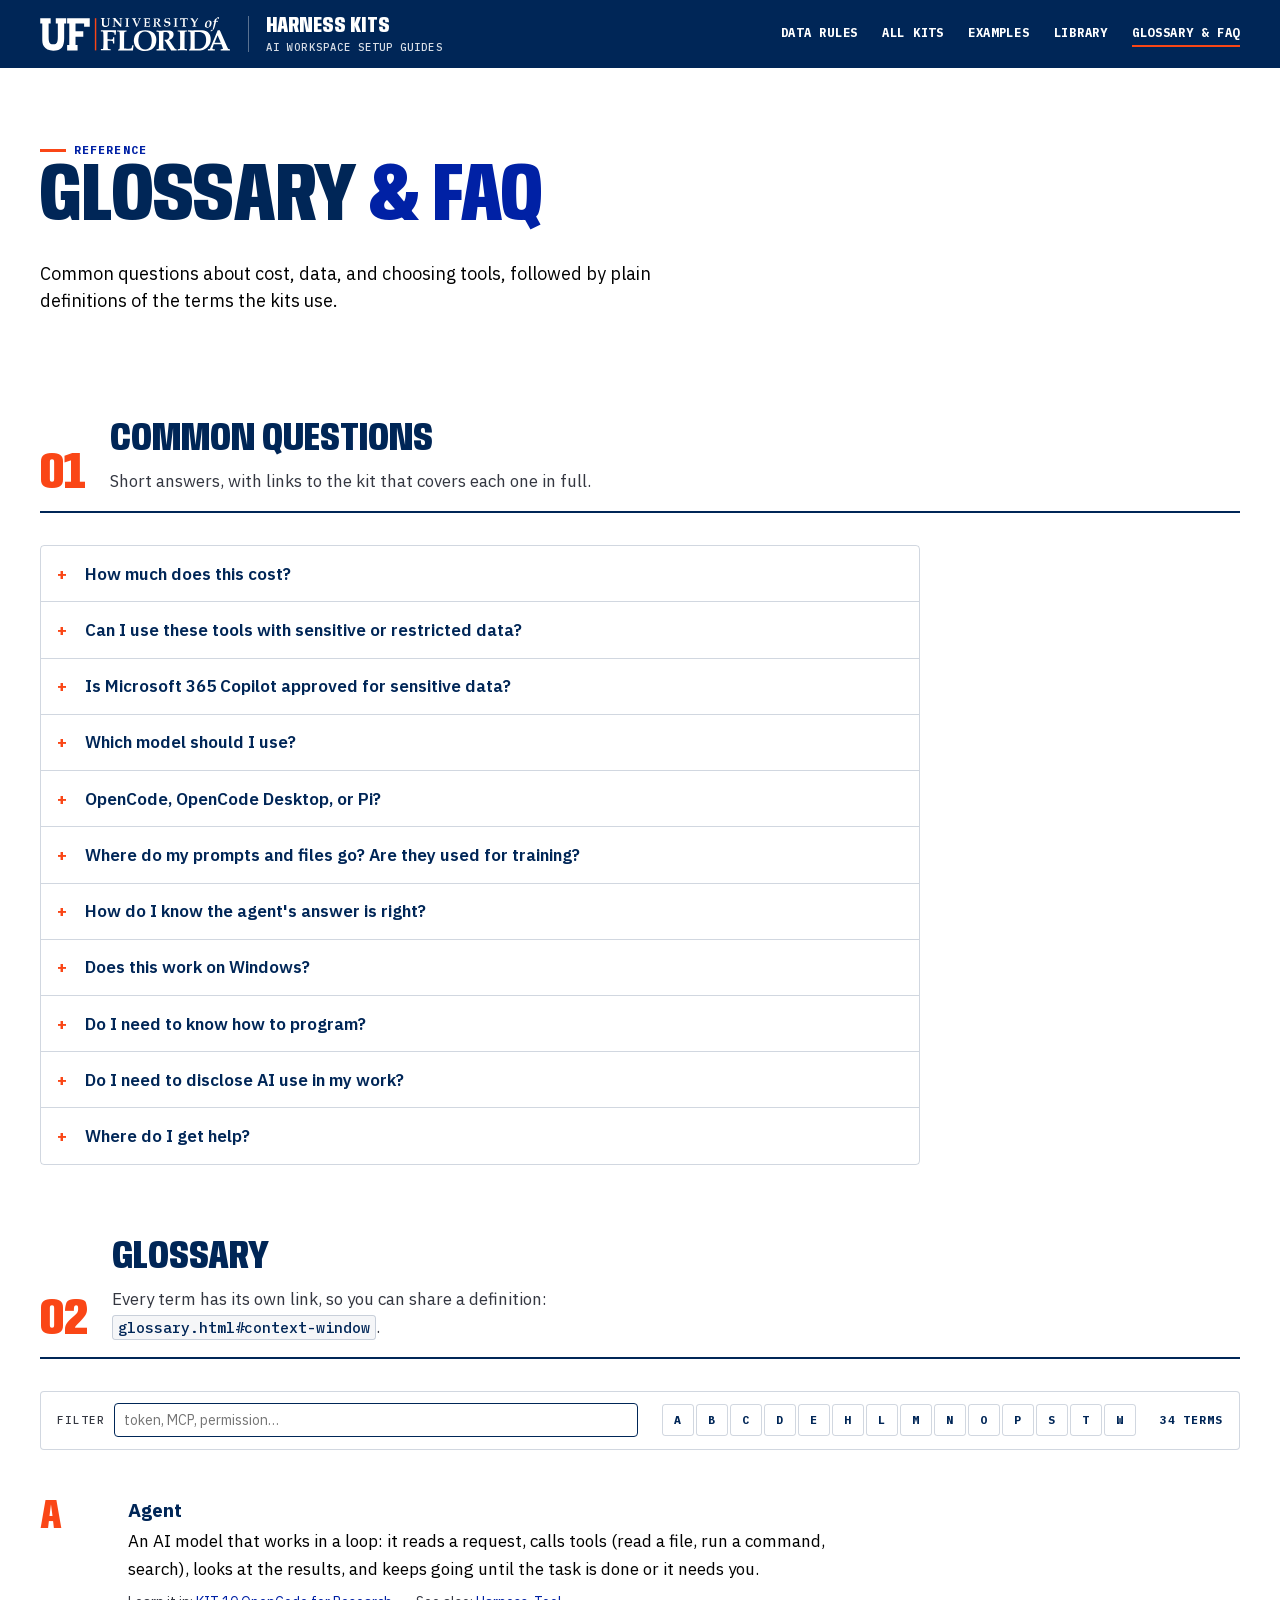
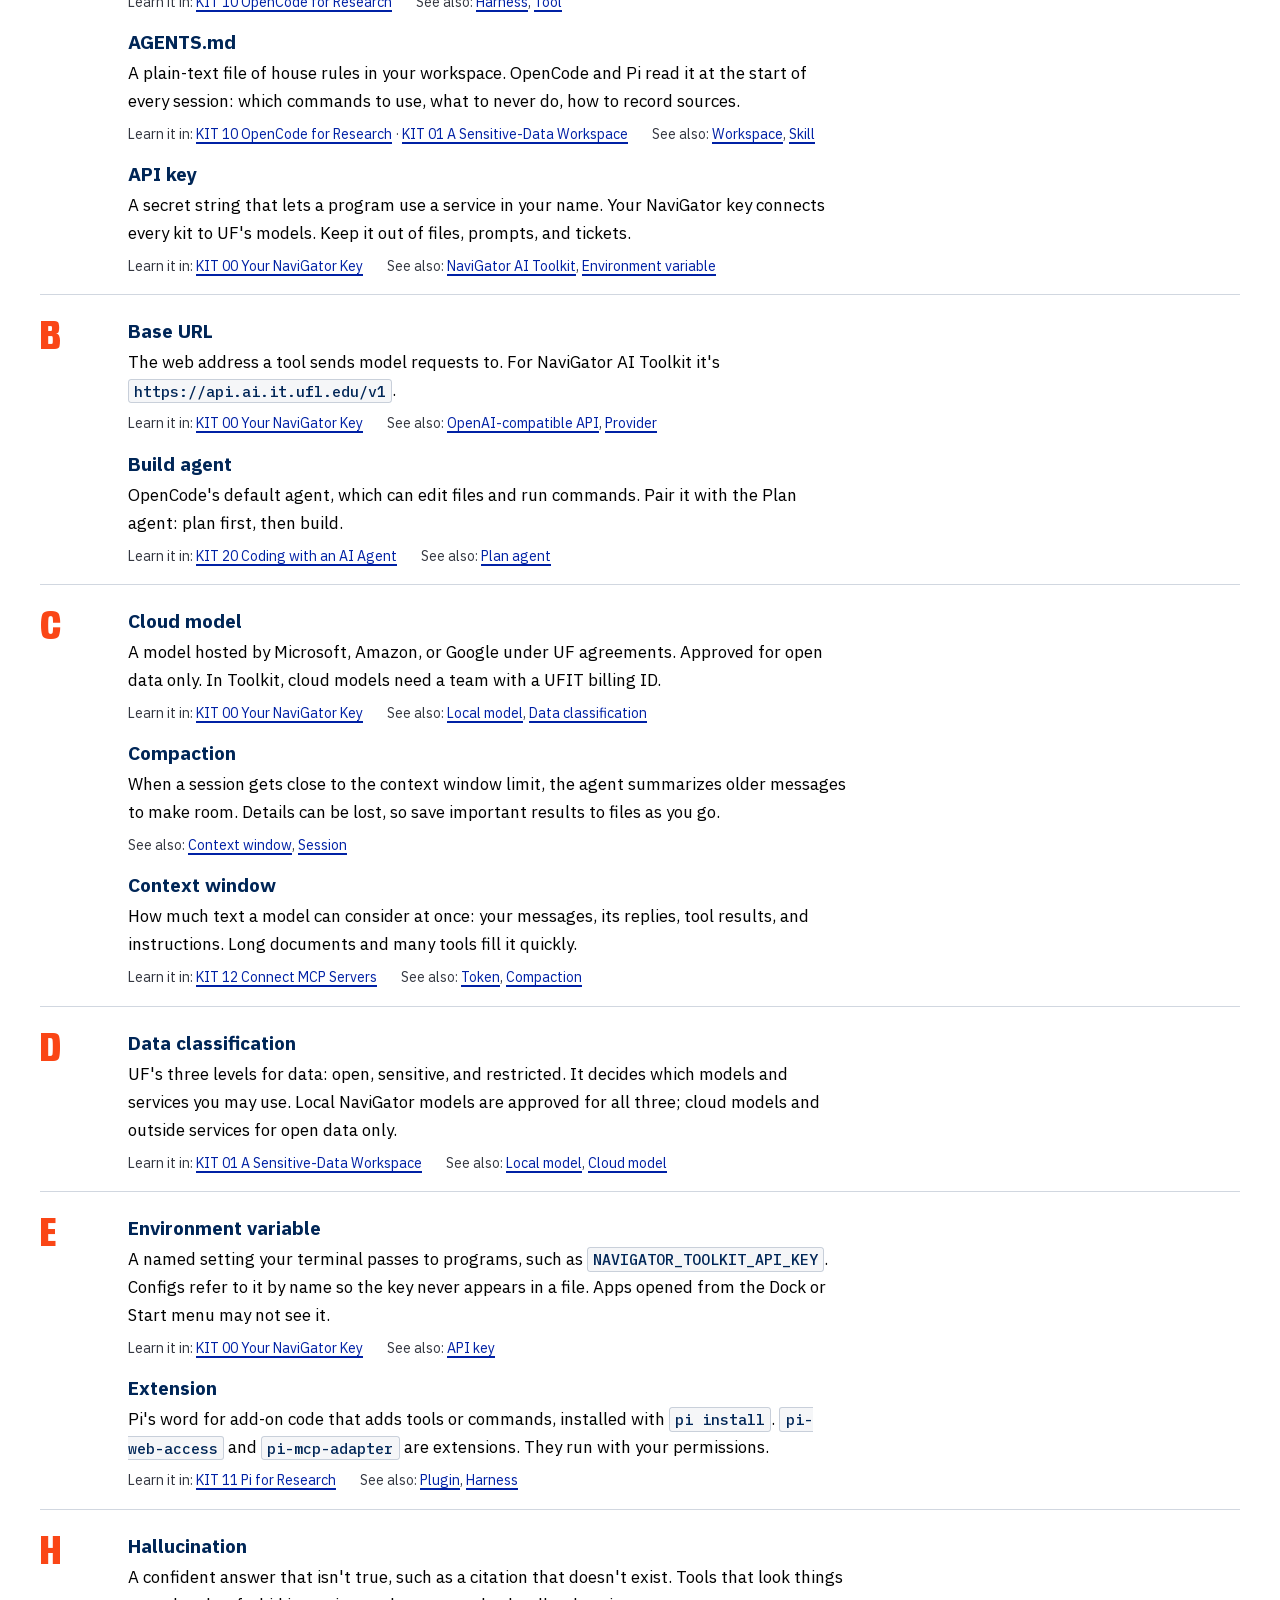
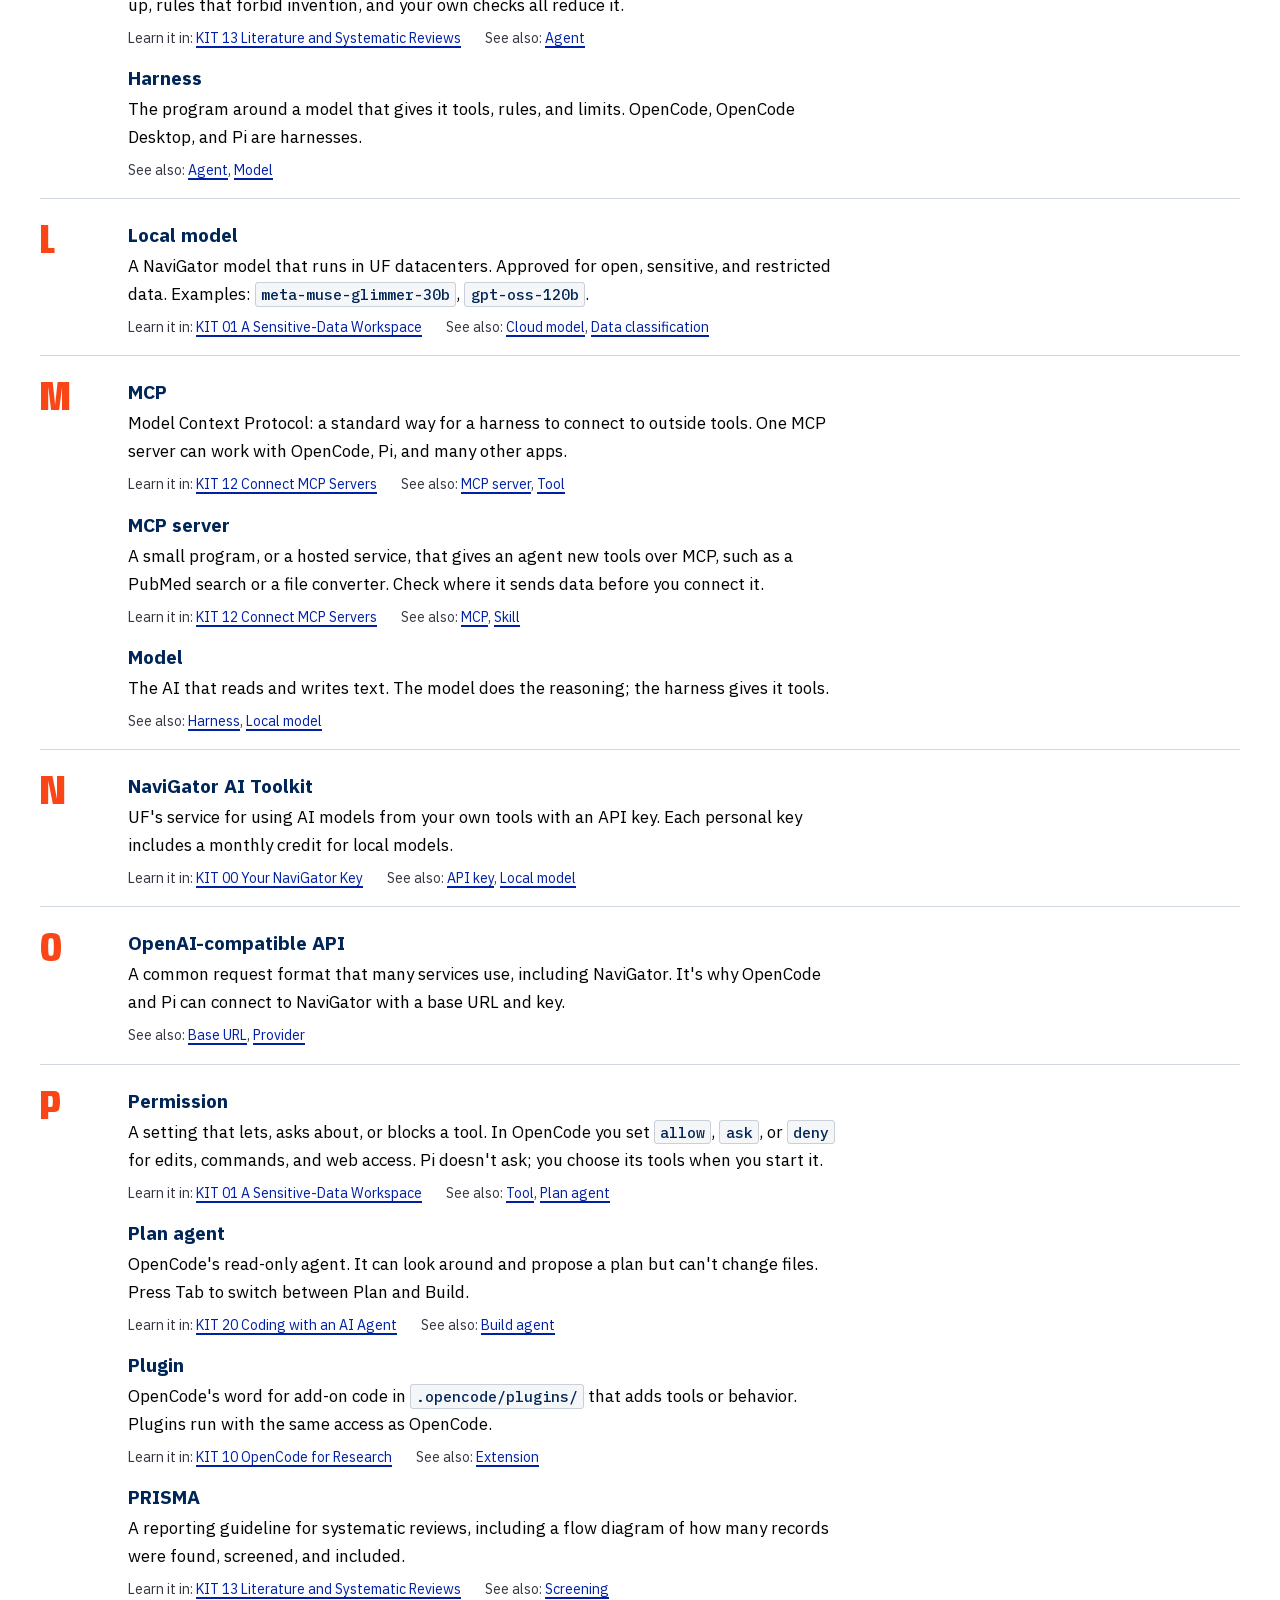
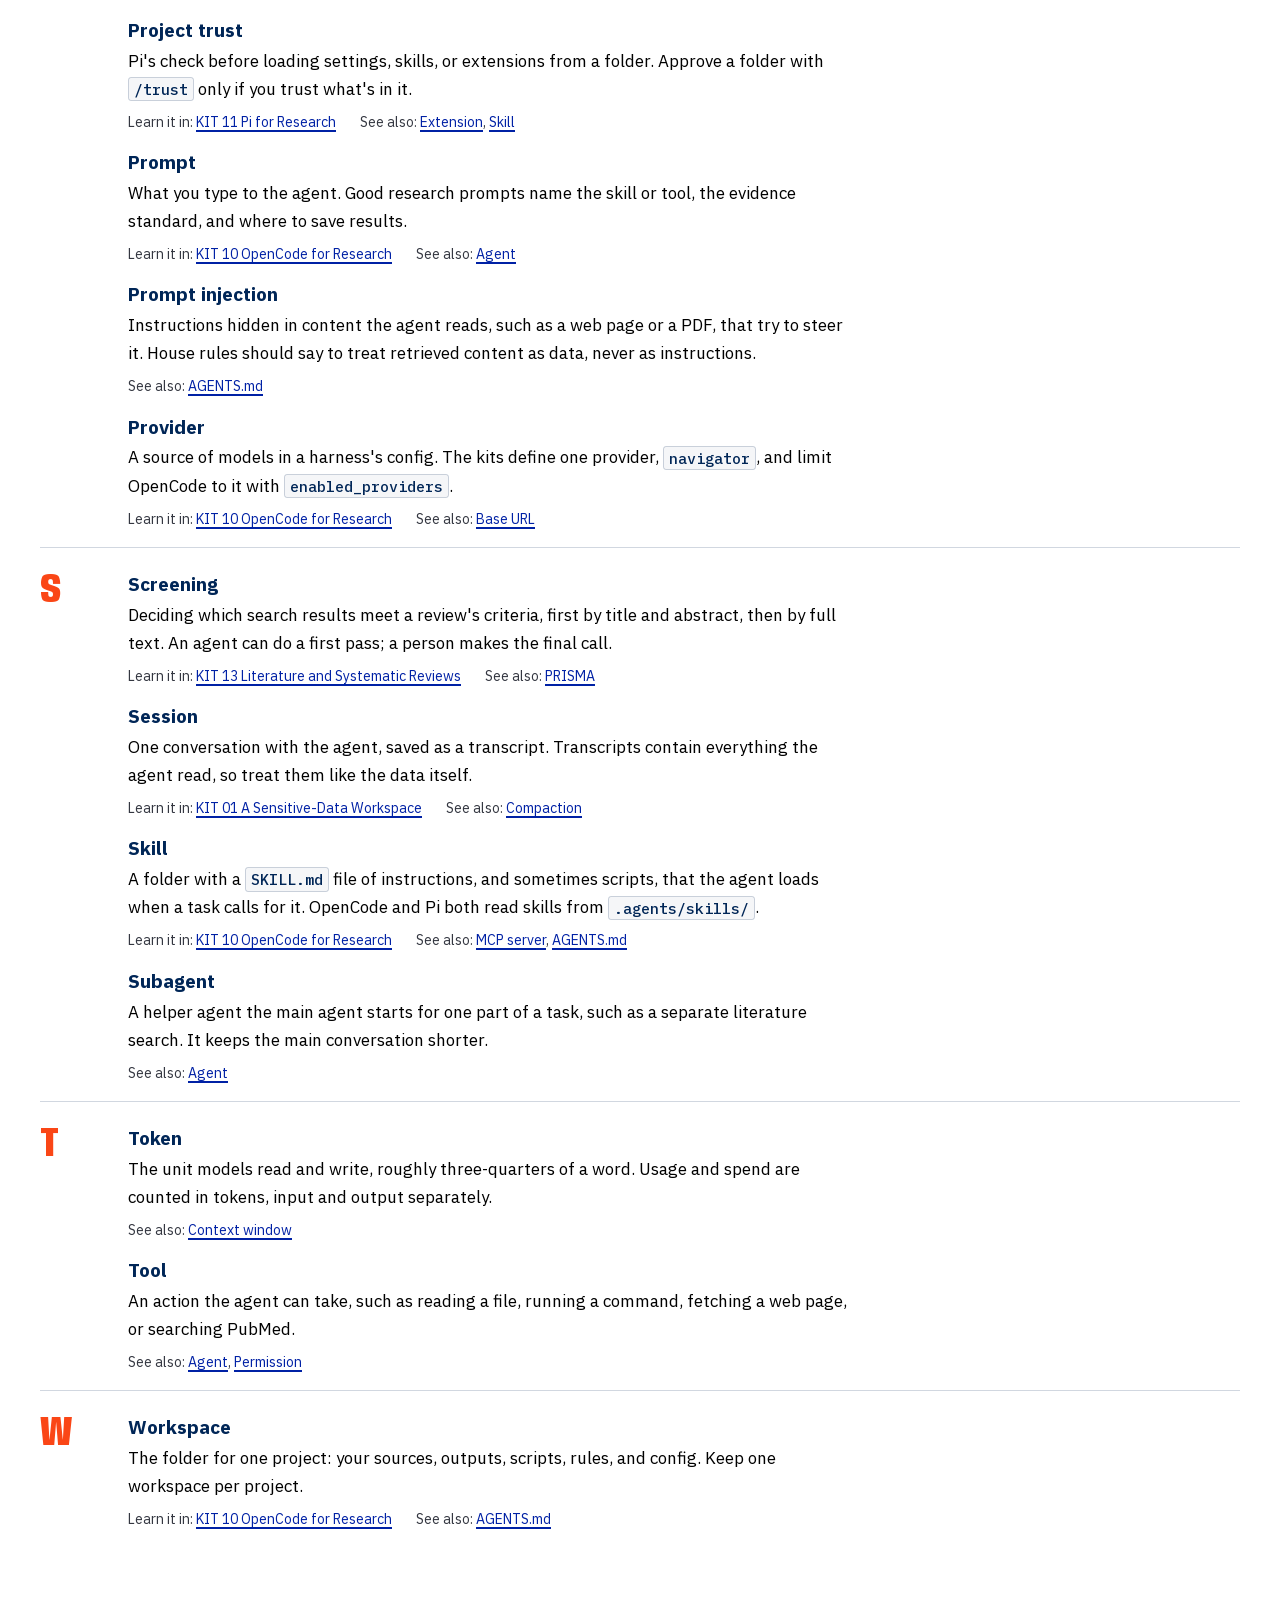
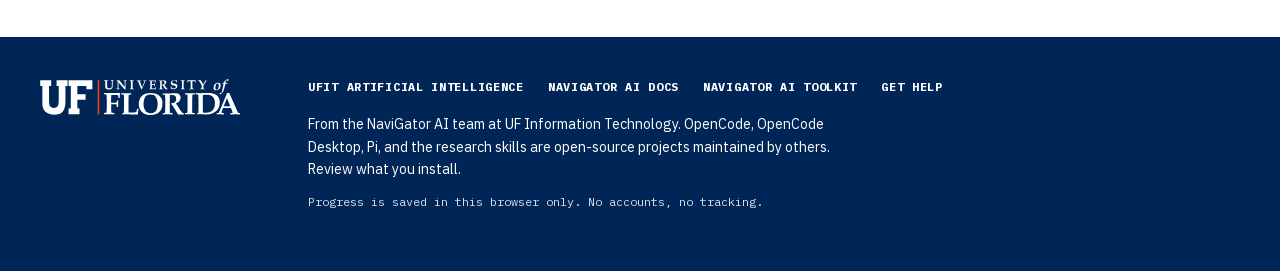
<file: glossary.html>
<!doctype html>
<html lang="en">
<head>
  <meta charset="utf-8">
  <meta name="viewport" content="width=device-width, initial-scale=1">
  <title>Glossary &amp; FAQ · Harness Kits · University of Florida</title>
  <meta name="description" content="Plain definitions for AI agent terms, and answers to common questions about cost, data, models, and tools at UF.">
  <meta name="theme-color" content="#002657">
  <link rel="icon" href="favicon.svg" type="image/svg+xml">
  <link rel="preload" href="fonts/Anybody.woff2" as="font" type="font/woff2" crossorigin>
  <link rel="preload" href="fonts/IBMPlexSans.woff2" as="font" type="font/woff2" crossorigin>
  <link rel="stylesheet" href="css/main.css">
  <script src="js/kits.js" defer></script>
  <script src="js/glossary.js" defer></script>
  <script src="js/glossary-page.js" defer></script>
</head>
<body>
  <a class="skip" href="#faq">Skip to the FAQ</a>

  <header class="masthead">
    <div class="wrap">
      <a class="brand" href="./" aria-label="Harness Kits home">
        <img class="uf-logo" src="img/uf-logo-white-orange.svg" alt="University of Florida" width="190" height="34">
        <span class="site-name"><b>Harness Kits</b><small>AI workspace setup guides</small></span>
      </a>
      <nav class="site-nav" aria-label="Site">
        <a href="./#data">Data rules</a>
        <a href="./#kits">All kits</a>
        <a href="./examples.html">Examples</a>
        <a href="./library.html">Library</a>
        <a href="./glossary.html" aria-current="page">Glossary &amp; FAQ</a>
      </nav>
    </div>
  </header>

  <main>
    <section class="wrap lib-hero" aria-labelledby="gl-title">
      <div>
        <p class="label accent">Reference</p>
        <h1 id="gl-title" class="display">Glossary <span class="accent">&amp; FAQ</span></h1>
        <p class="lede">Common questions about cost, data, and choosing tools, followed by plain definitions of the terms the kits use.</p>
      </div>
    </section>

    <section class="wrap block faq" id="faq" aria-labelledby="faq-title">
      <div class="section-head">
        <span class="sec" aria-hidden="true">01</span>
        <h2 id="faq-title">Common questions</h2>
        <p>Short answers, with links to the kit that covers each one in full.</p>
      </div>
      <div class="trouble faq-list">
        <details id="cost">
          <summary><span>How much does this cost?</span></summary>
          <div class="faq-body">
            <p>Every UF student, faculty member, and staff member gets a <strong>$100 monthly credit</strong> for NaviGator's local models. It resets at the start of each month, and personal keys are valid for one year. Cloud models are billed to a Toolkit team with a UFIT billing ID.</p>
            <p>Use is counted in tokens. In <a href="examples.html">our example runs</a>, a quick lookup used about 30,000 input tokens and extracting one table from a long PDF used about 5 million, because the agent re-read the document many times. To see what you've used, open <a href="https://api.ai.it.ufl.edu/ui">NaviGator AI Toolkit</a> and select your key's Key ID.</p>
            <p>To use less: save converted documents to files and point the agent at the part you need, turn off MCP servers you aren't using, and start a new session for a new task.</p>
          </div>
        </details>
        <details id="sensitive">
          <summary><span>Can I use these tools with sensitive or restricted data?</span></summary>
          <div class="faq-body">
            <p>Yes, with NaviGator's local models and a workspace with no outside connections. <a href="kits/sensitive-data/">Kit 01</a> sets that up and tests it. Anything that searches the web or calls an outside service (web search, PubMed, many MCP servers) is for open data only, even with a local model.</p>
            <p>The model's approval doesn't change where your data may be stored or what your IRB protocol and data agreements say. If you're unsure, ask your unit's data steward.</p>
          </div>
        </details>
        <details id="copilot">
          <summary><span>Is Microsoft 365 Copilot approved for sensitive data?</span></summary>
          <div class="faq-body">
            <p>No. Use Microsoft 365 Copilot with open data only. For sensitive or restricted data, use NaviGator Chat with a local model. <a href="kits/office-work/">Kit 30</a> matches office tools to data classes.</p>
          </div>
        </details>
        <details id="which-model">
          <summary><span>Which model should I use?</span></summary>
          <div class="faq-body">
            <p>The kits use <code>meta-muse-glimmer-30b</code> for research and <code>gpt-oss-120b</code> for coding. Both are local, so they work with any data class. Agents need a model that handles tool calls well; larger models usually do better on long, multi-step tasks. The <a href="https://docs.ai.it.ufl.edu/docs/navigator_models/">NaviGator model list</a> shows every model and its approved data classes.</p>
          </div>
        </details>
        <details id="opencode-or-pi">
          <summary><span>OpenCode, OpenCode Desktop, or Pi?</span></summary>
          <div class="faq-body">
            <p><strong>OpenCode</strong> asks before commands and web access, has separate Plan and Build agents, and has a desktop app. It's the easier start, and the better choice when you want approvals. <strong>OpenCode Desktop</strong> is the same agent in a window, if you'd rather not work in a terminal. <strong>Pi</strong> is small and easy to extend. It doesn't ask before tool calls, so you limit what it can do by choosing its tools when you start it.</p>
          </div>
        </details>
        <details id="where-data-goes">
          <summary><span>Where do my prompts and files go? Are they used for training?</span></summary>
          <div class="faq-body">
            <p>Requests to local models go to UF datacenters. Requests to cloud models go to Microsoft, Amazon, or Google under UF agreements that don't allow training on your data. Tools that search the web, fetch pages, or query outside databases send those queries to the outside service. Sessions are saved on your computer, and they include what the agent read.</p>
          </div>
        </details>
        <details id="wrong">
          <summary><span>How do I know the agent's answer is right?</span></summary>
          <div class="faq-body">
            <p>Check it against the source. Ask for scripts instead of answers worked out in the model's head, ask the agent to count what it produced, and verify citations against PubMed or Crossref. The <a href="examples.html">worked examples</a> show where each check caught a real mistake.</p>
          </div>
        </details>
        <details id="windows">
          <summary><span>Does this work on Windows?</span></summary>
          <div class="faq-body">
            <p>OpenCode Desktop runs natively on Windows. For the terminal version of OpenCode and for Pi, use WSL2 (Windows Subsystem for Linux) and follow the Linux / WSL steps in each kit.</p>
          </div>
        </details>
        <details id="coding">
          <summary><span>Do I need to know how to program?</span></summary>
          <div class="faq-body">
            <p>No, but you'll copy a few commands into a terminal during setup. OpenCode Desktop needs the fewest. For research tasks the agent writes the scripts; you should be able to read what it plans to run before you approve it.</p>
          </div>
        </details>
        <details id="disclose">
          <summary><span>Do I need to disclose AI use in my work?</span></summary>
          <div class="faq-body">
            <p>Check your journal's, funder's, and course's policies first. Many require you to say which tool you used and how. Some prohibit AI in certain tasks: NIH, for example, <a href="https://grants.nih.gov/grants/guide/notice-files/NOT-OD-23-149.html">doesn't allow peer reviewers to use generative AI</a> on applications they review. Keep a record of the model, the date, and how you checked the output.</p>
          </div>
        </details>
        <details id="help">
          <summary><span>Where do I get help?</span></summary>
          <div class="faq-body">
            <p>For NaviGator accounts, keys, and teams, <a href="https://ufl.teamdynamix.com/TDClient/33/IT-Portal/Requests/ServiceDet?ID=413">open a UFIT request</a> or read the <a href="https://docs.ai.it.ufl.edu/">NaviGator AI docs</a>. For review search strategies, UF Libraries offers <a href="https://arcs.uflib.ufl.edu/services/systematic-reviews/">systematic review support</a>. OpenCode and Pi are open-source projects maintained by others; their docs are linked from each kit.</p>
            <p>Want an assistant that answers questions from your unit's documents and web pages? That's <a href="https://it.ufl.edu/ai/navigator-assistant/">NaviGator Assistant</a>, which UFIT sets up for departments.</p>
          </div>
        </details>
      </div>
    </section>

    <section class="wrap block" id="glossary" aria-labelledby="terms-title">
      <div class="section-head">
        <span class="sec" aria-hidden="true">02</span>
        <h2 id="terms-title">Glossary</h2>
        <p>Every term has its own link, so you can share a definition: <code>glossary.html#context-window</code>.</p>
      </div>
      <div class="lib-controls gl-controls">
        <div class="lib-search">
          <label for="gl-q">Filter</label>
          <input id="gl-q" type="search" placeholder="token, MCP, permission…" autocomplete="off" spellcheck="false">
        </div>
        <ol class="gl-letters" id="gl-letters" aria-label="Jump to letter"></ol>
        <p class="lib-count" id="gl-count" role="status" aria-live="polite"></p>
      </div>
      <div id="gl-terms">
        <noscript><p>The glossary needs JavaScript to display. The terms are in <code>js/glossary.js</code>.</p></noscript>
      </div>
    </section>
  </main>

  <footer class="site-foot">
    <div class="wrap">
      <img class="uf-logo" src="img/uf-logo-white-orange.svg" alt="University of Florida" width="200" height="36">
      <div>
        <ul class="foot-links">
          <li><a href="https://it.ufl.edu/ai/">UFIT Artificial Intelligence</a></li>
          <li><a href="https://docs.ai.it.ufl.edu/">NaviGator AI docs</a></li>
          <li><a href="https://api.ai.it.ufl.edu/ui">NaviGator AI Toolkit</a></li>
          <li><a href="https://ufl.teamdynamix.com/TDClient/33/IT-Portal/Requests/ServiceDet?ID=413">Get help</a></li>
        </ul>
        <p>From the NaviGator AI team at UF Information Technology. OpenCode, OpenCode Desktop, Pi, and the research skills are open-source projects maintained by others. Review what you install.</p>
        <p class="fine">Progress is saved in this browser only. No accounts, no tracking.</p>
      </div>
    </div>
  </footer>
</body>
</html>
</file>
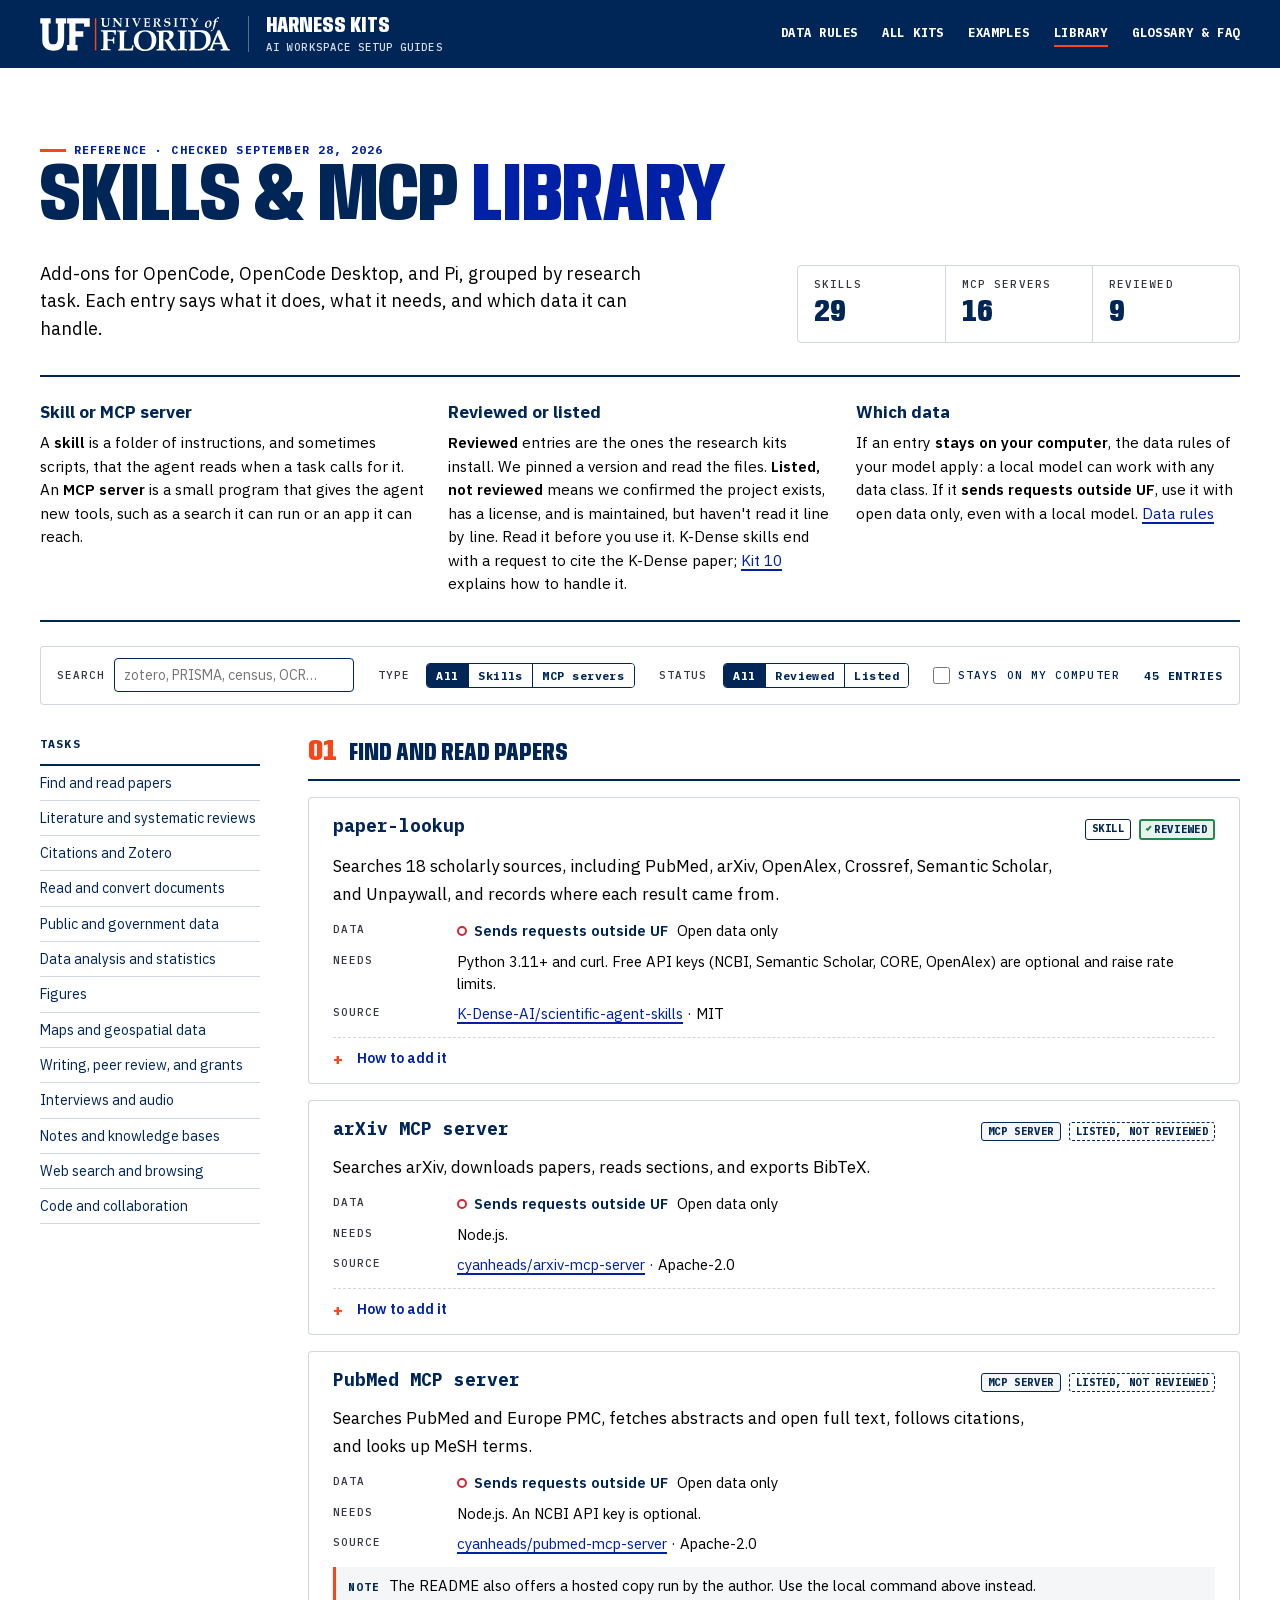
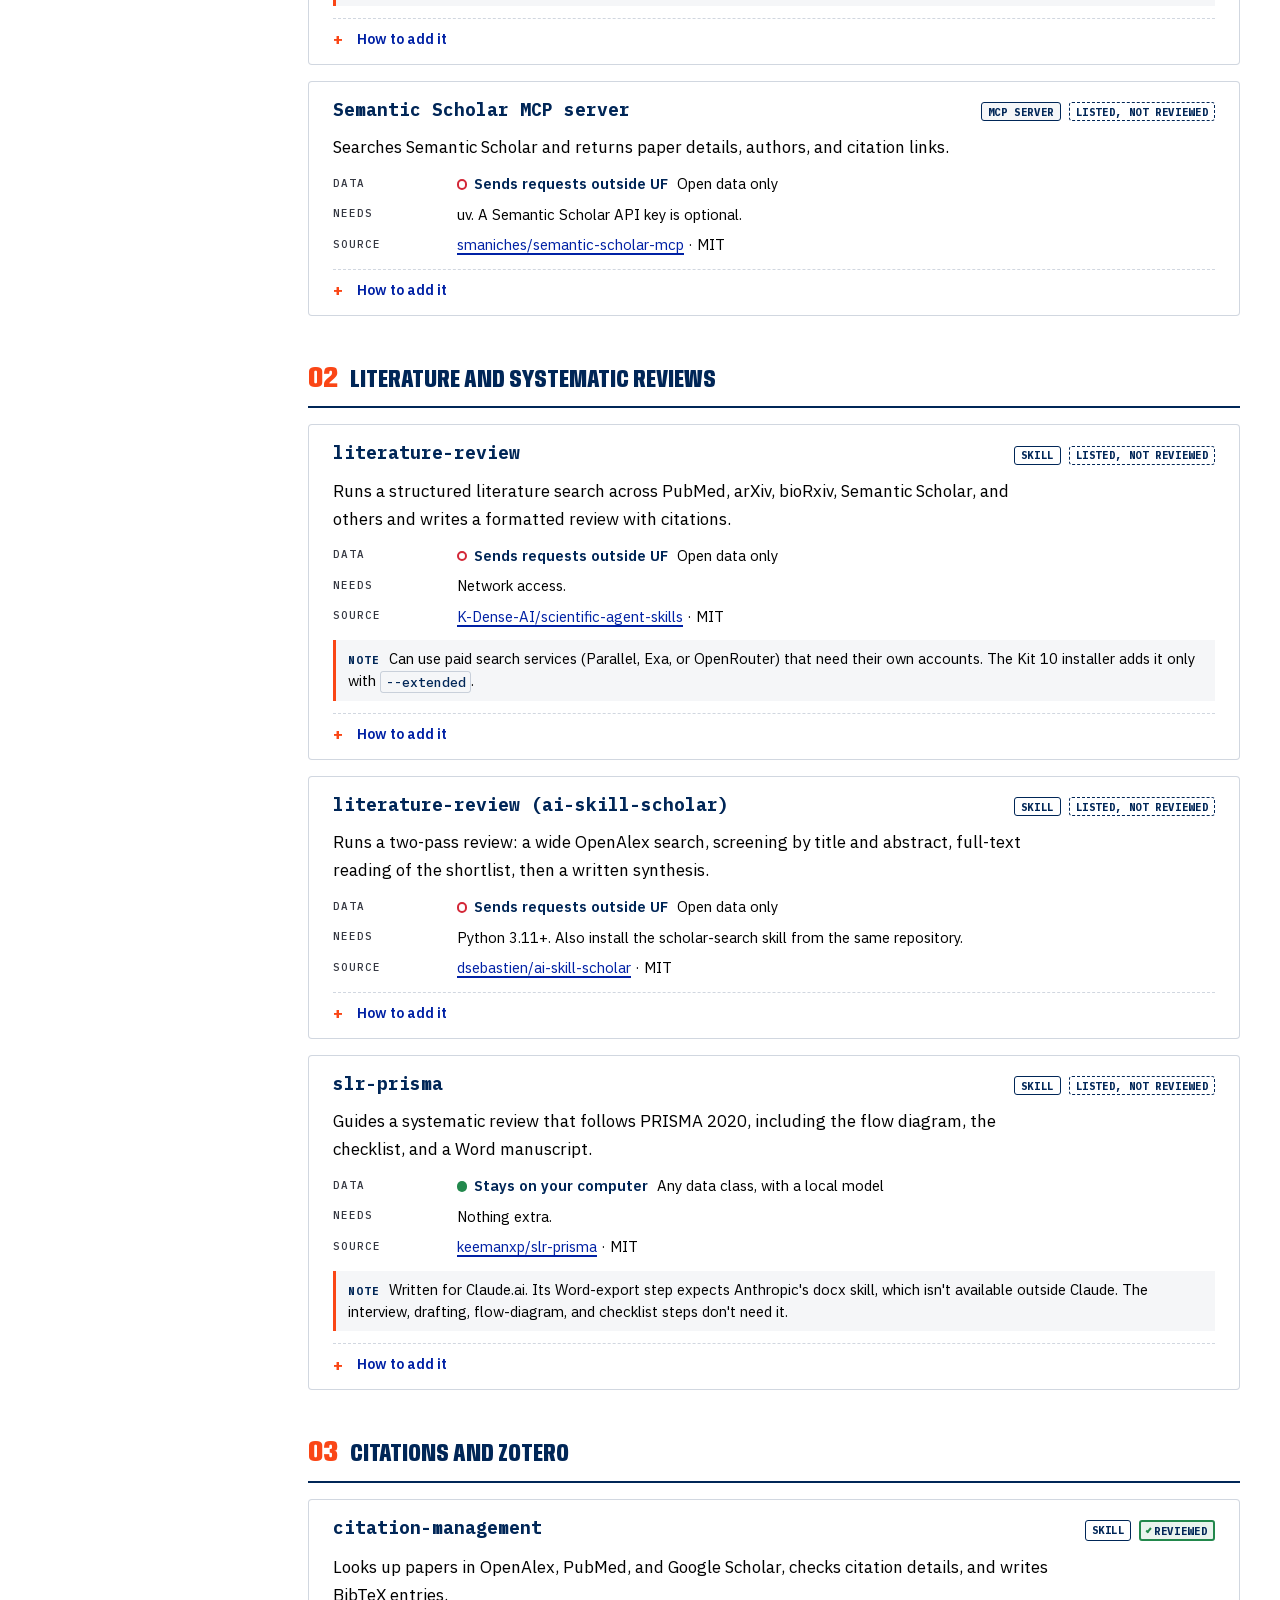
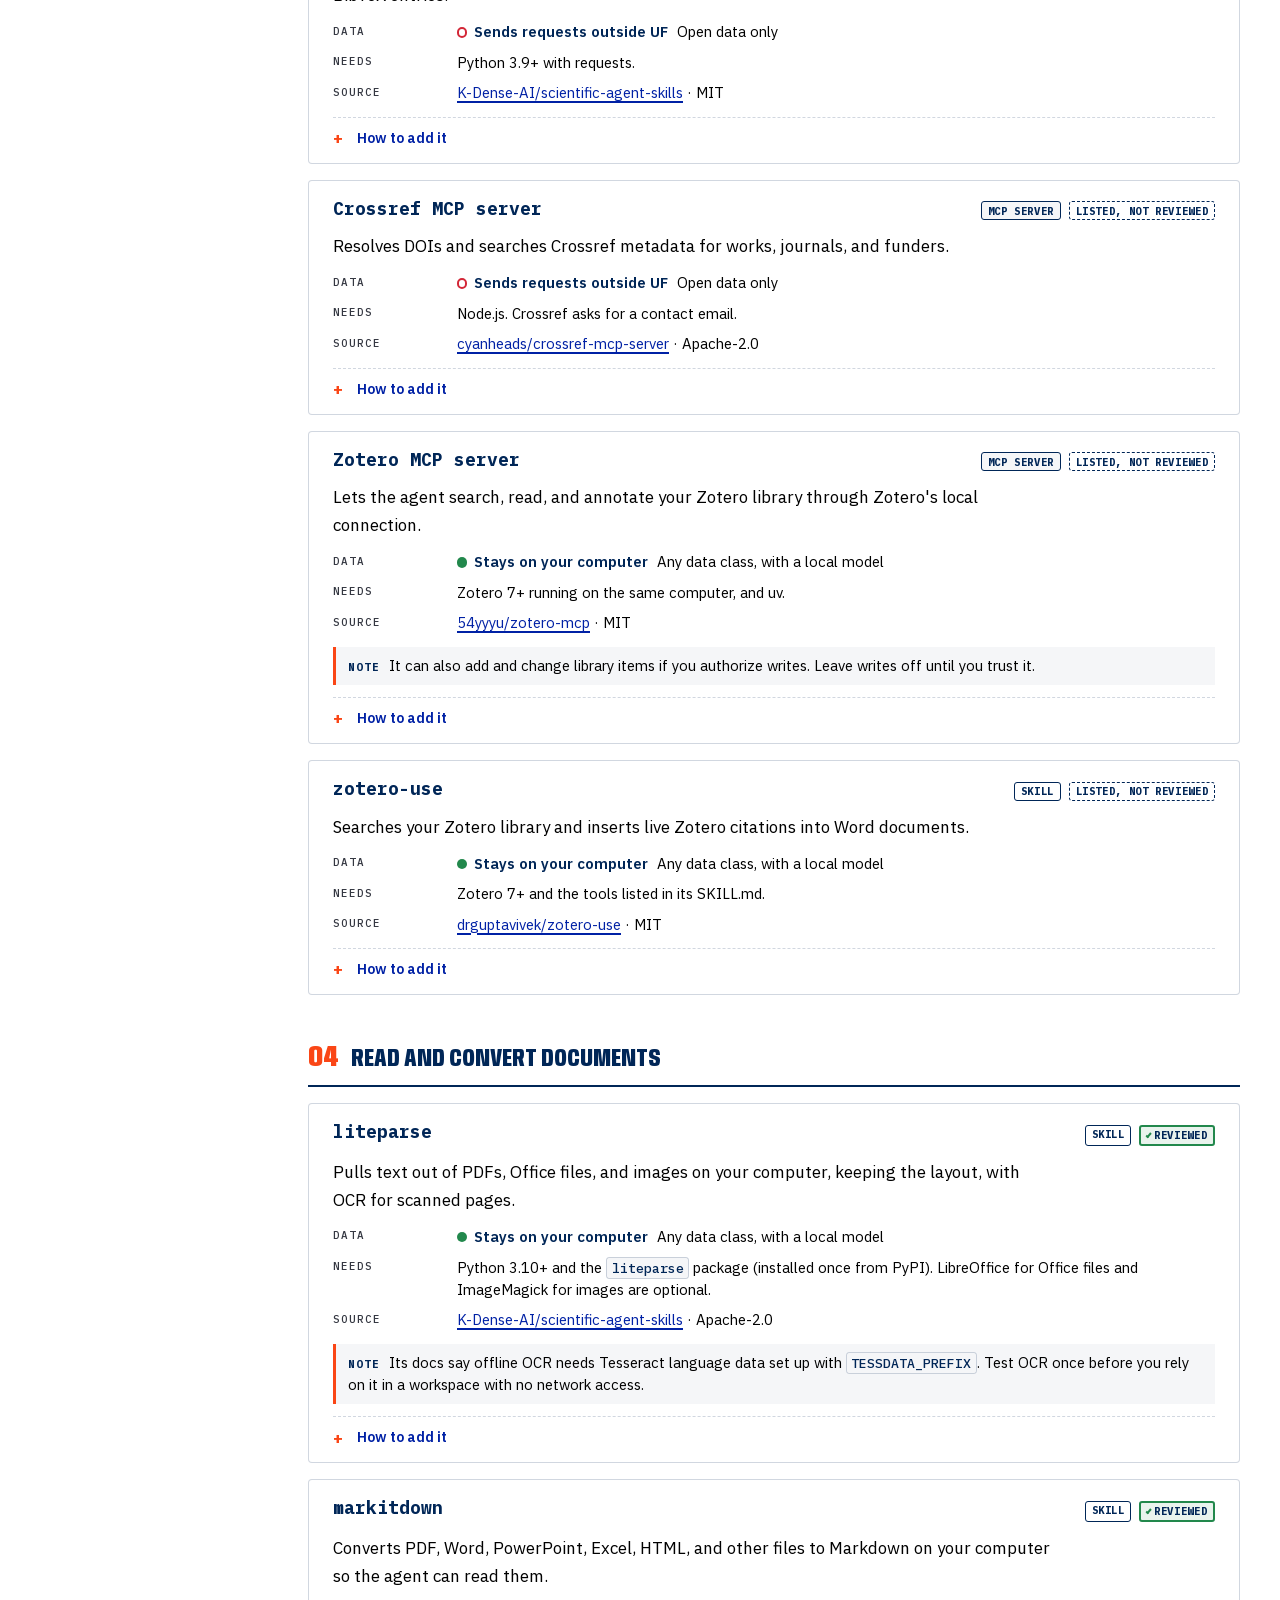
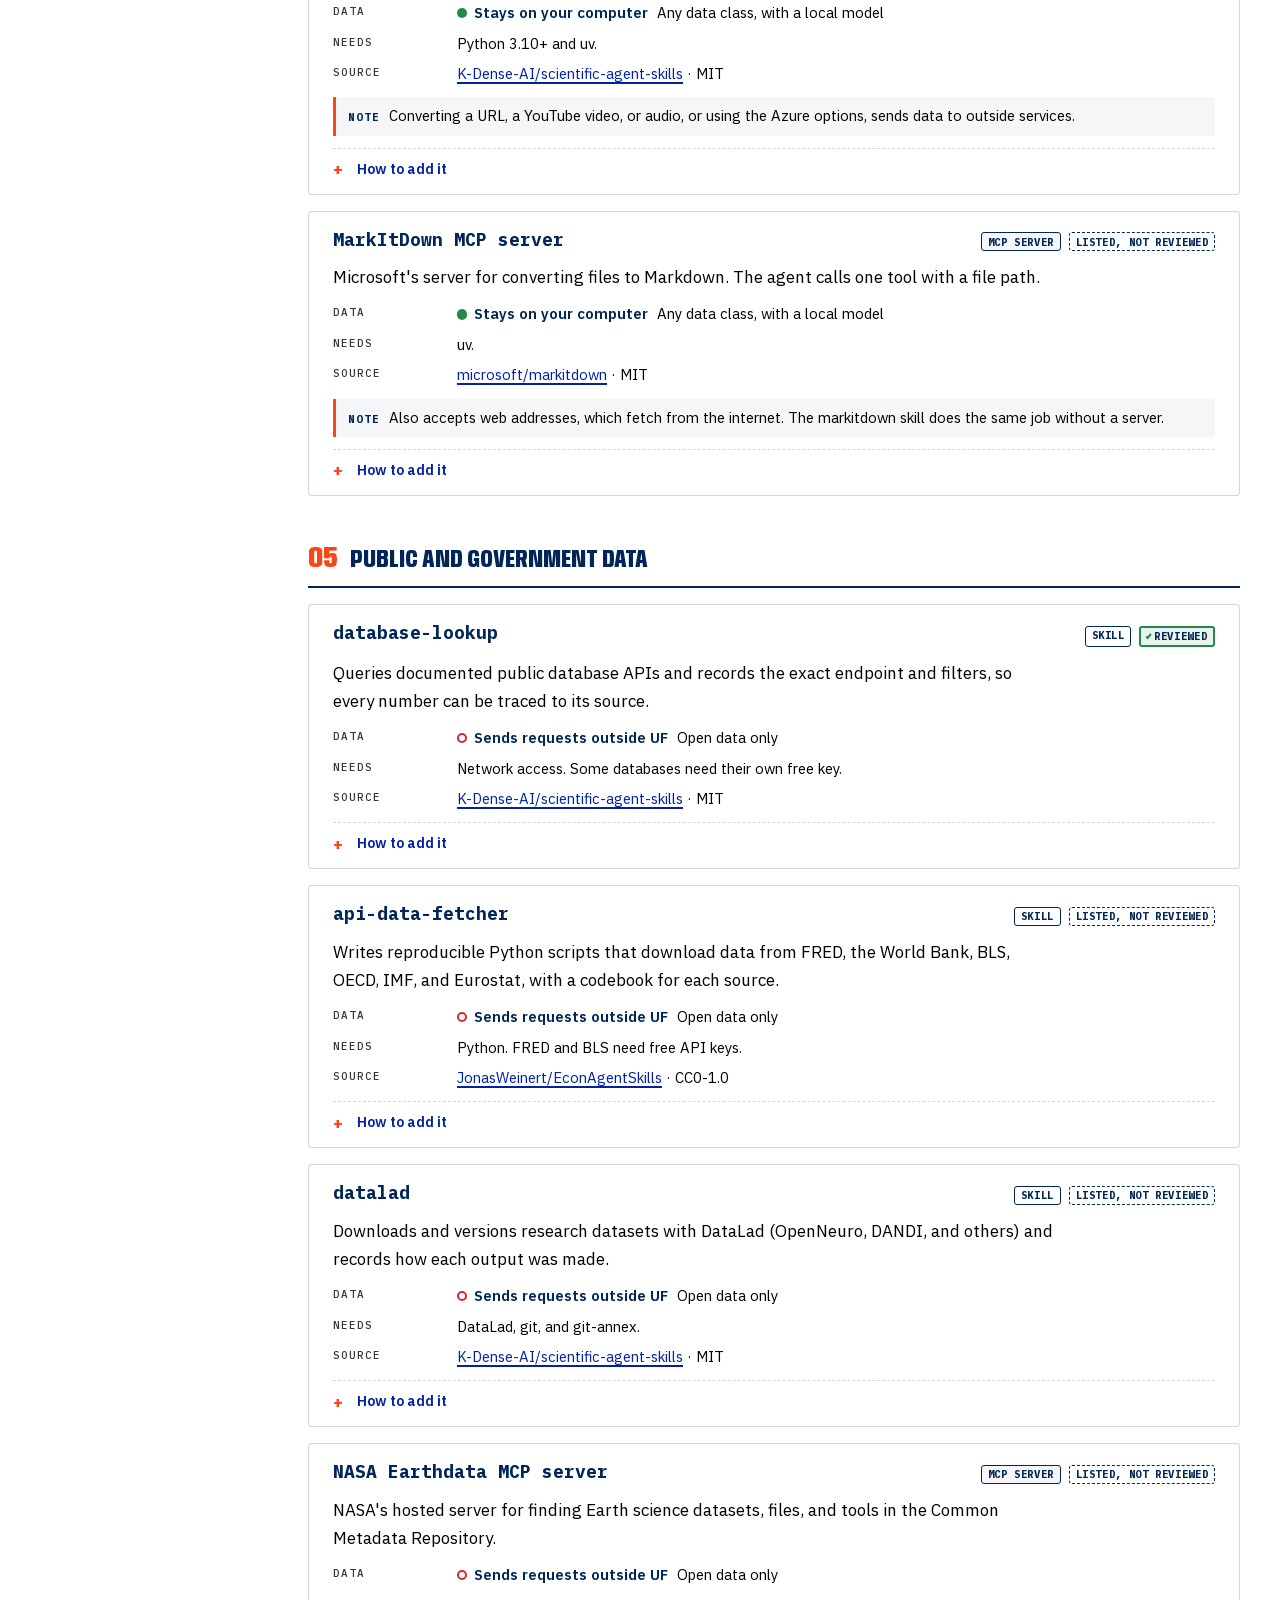
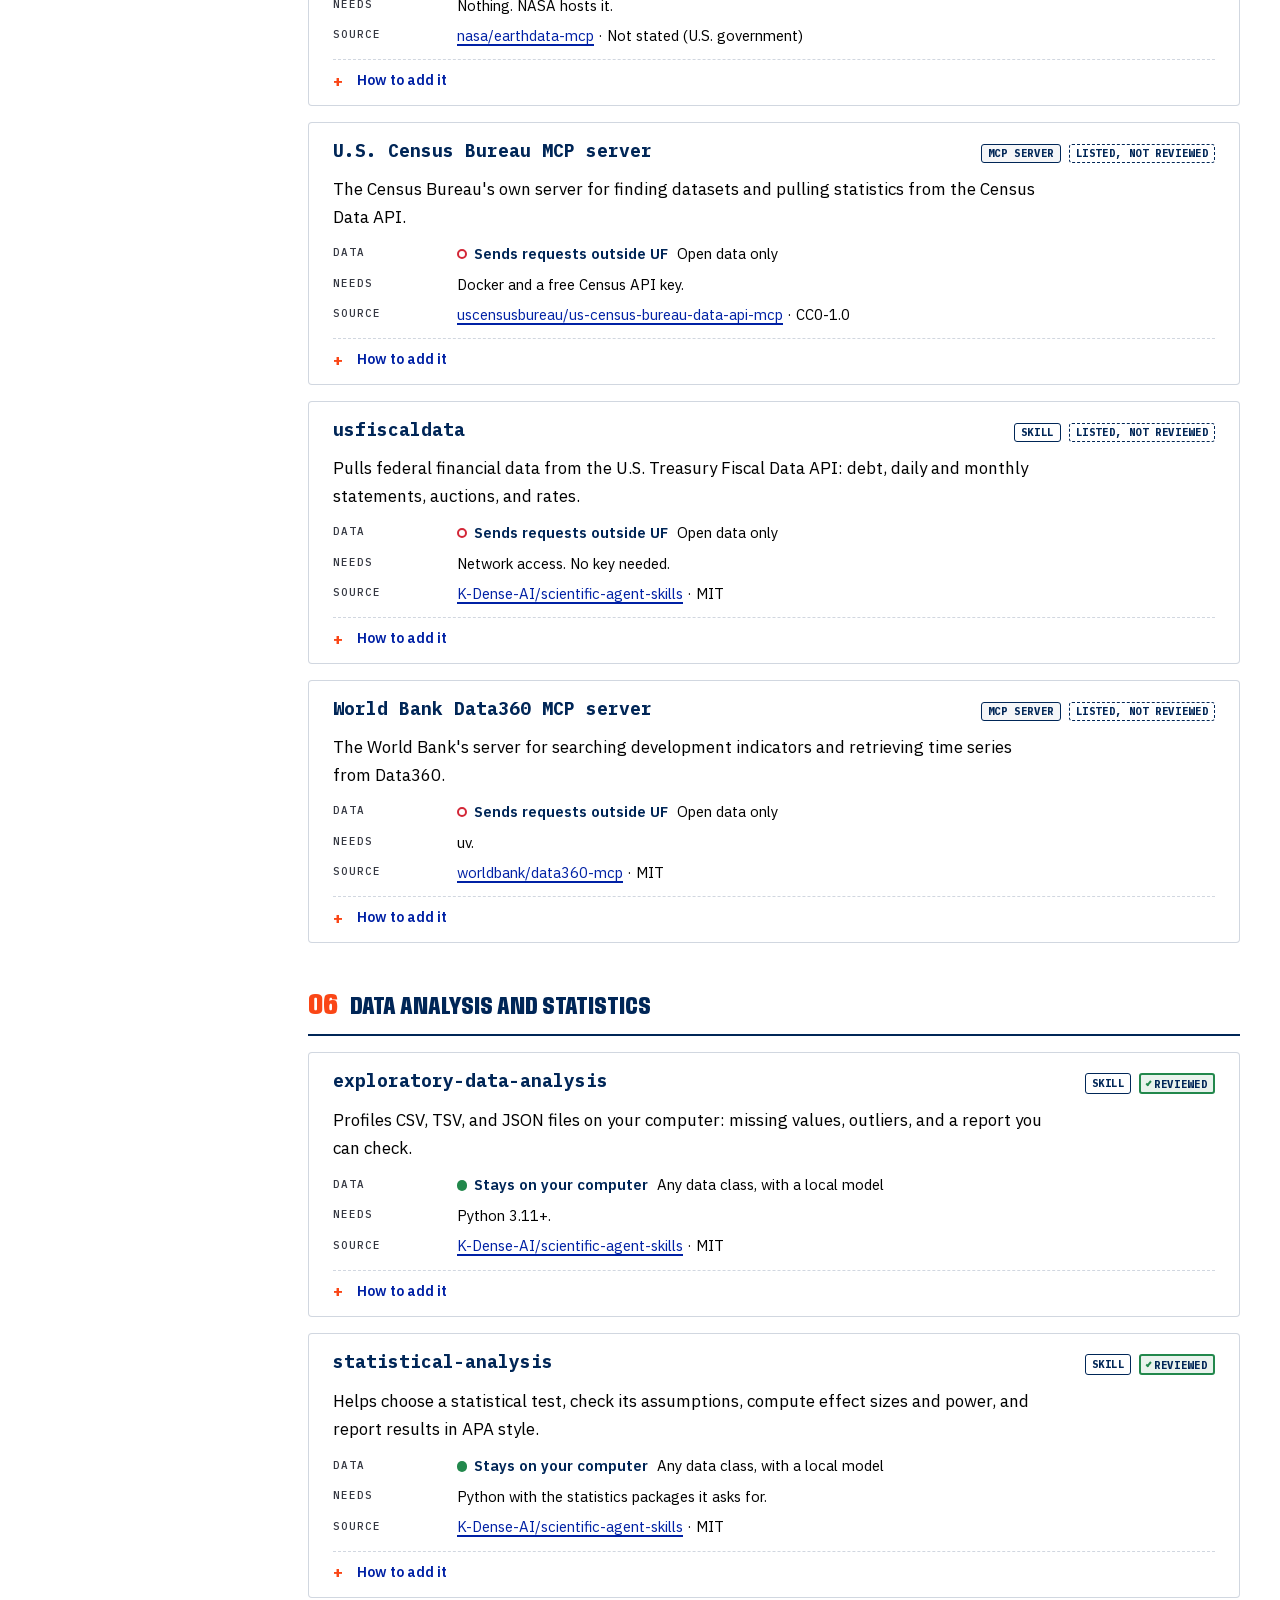
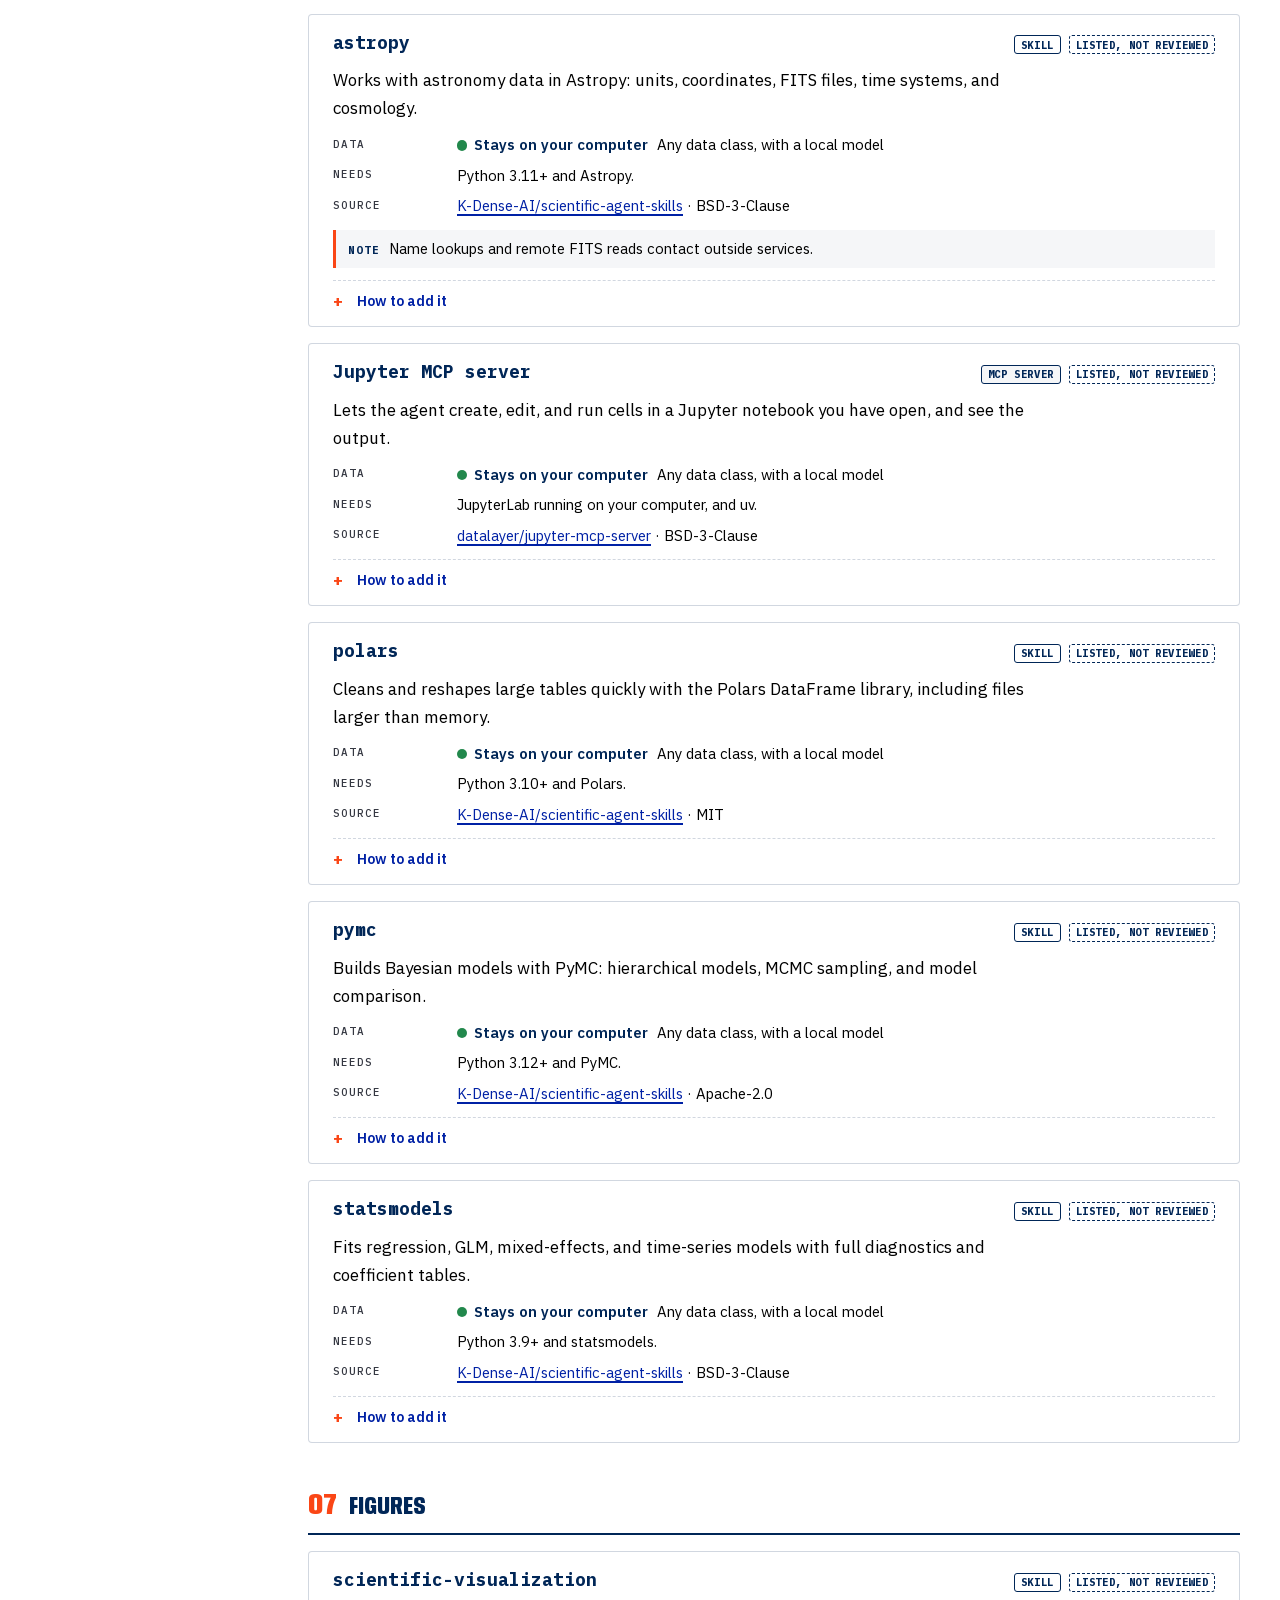
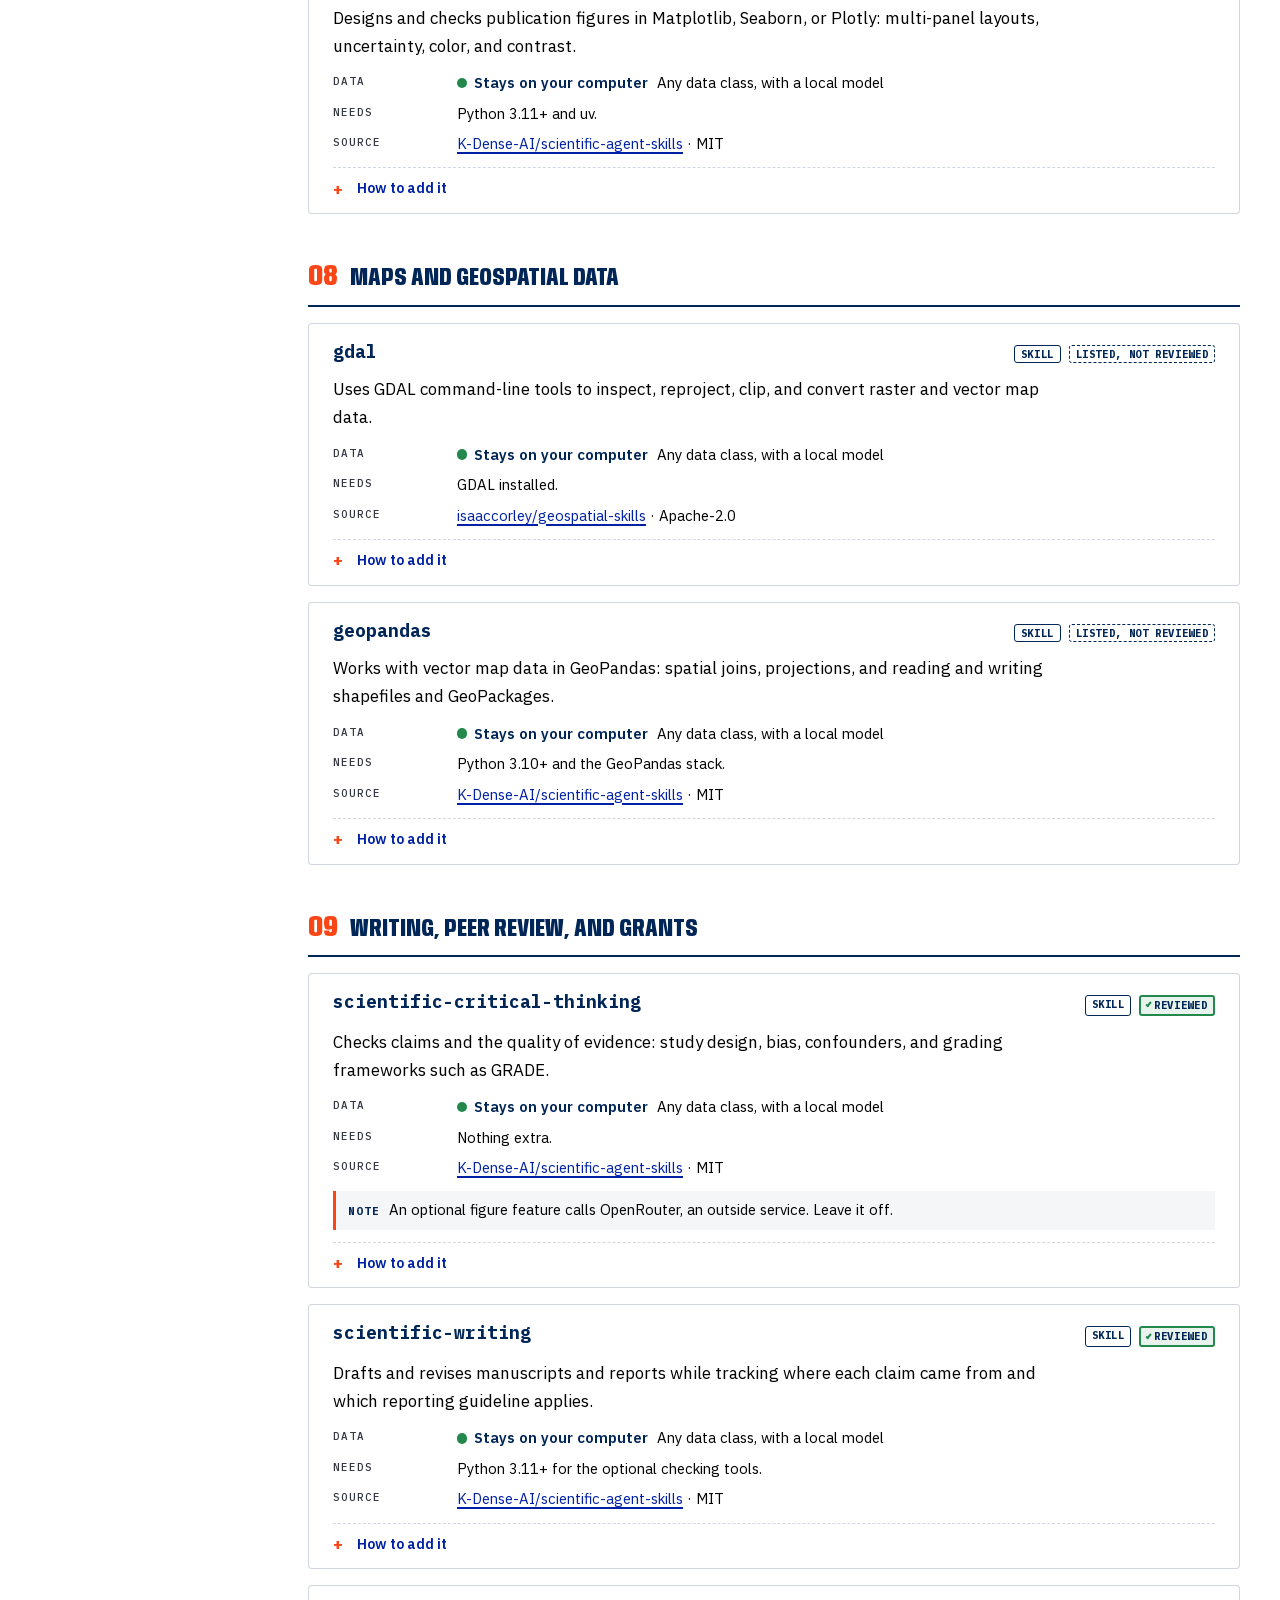
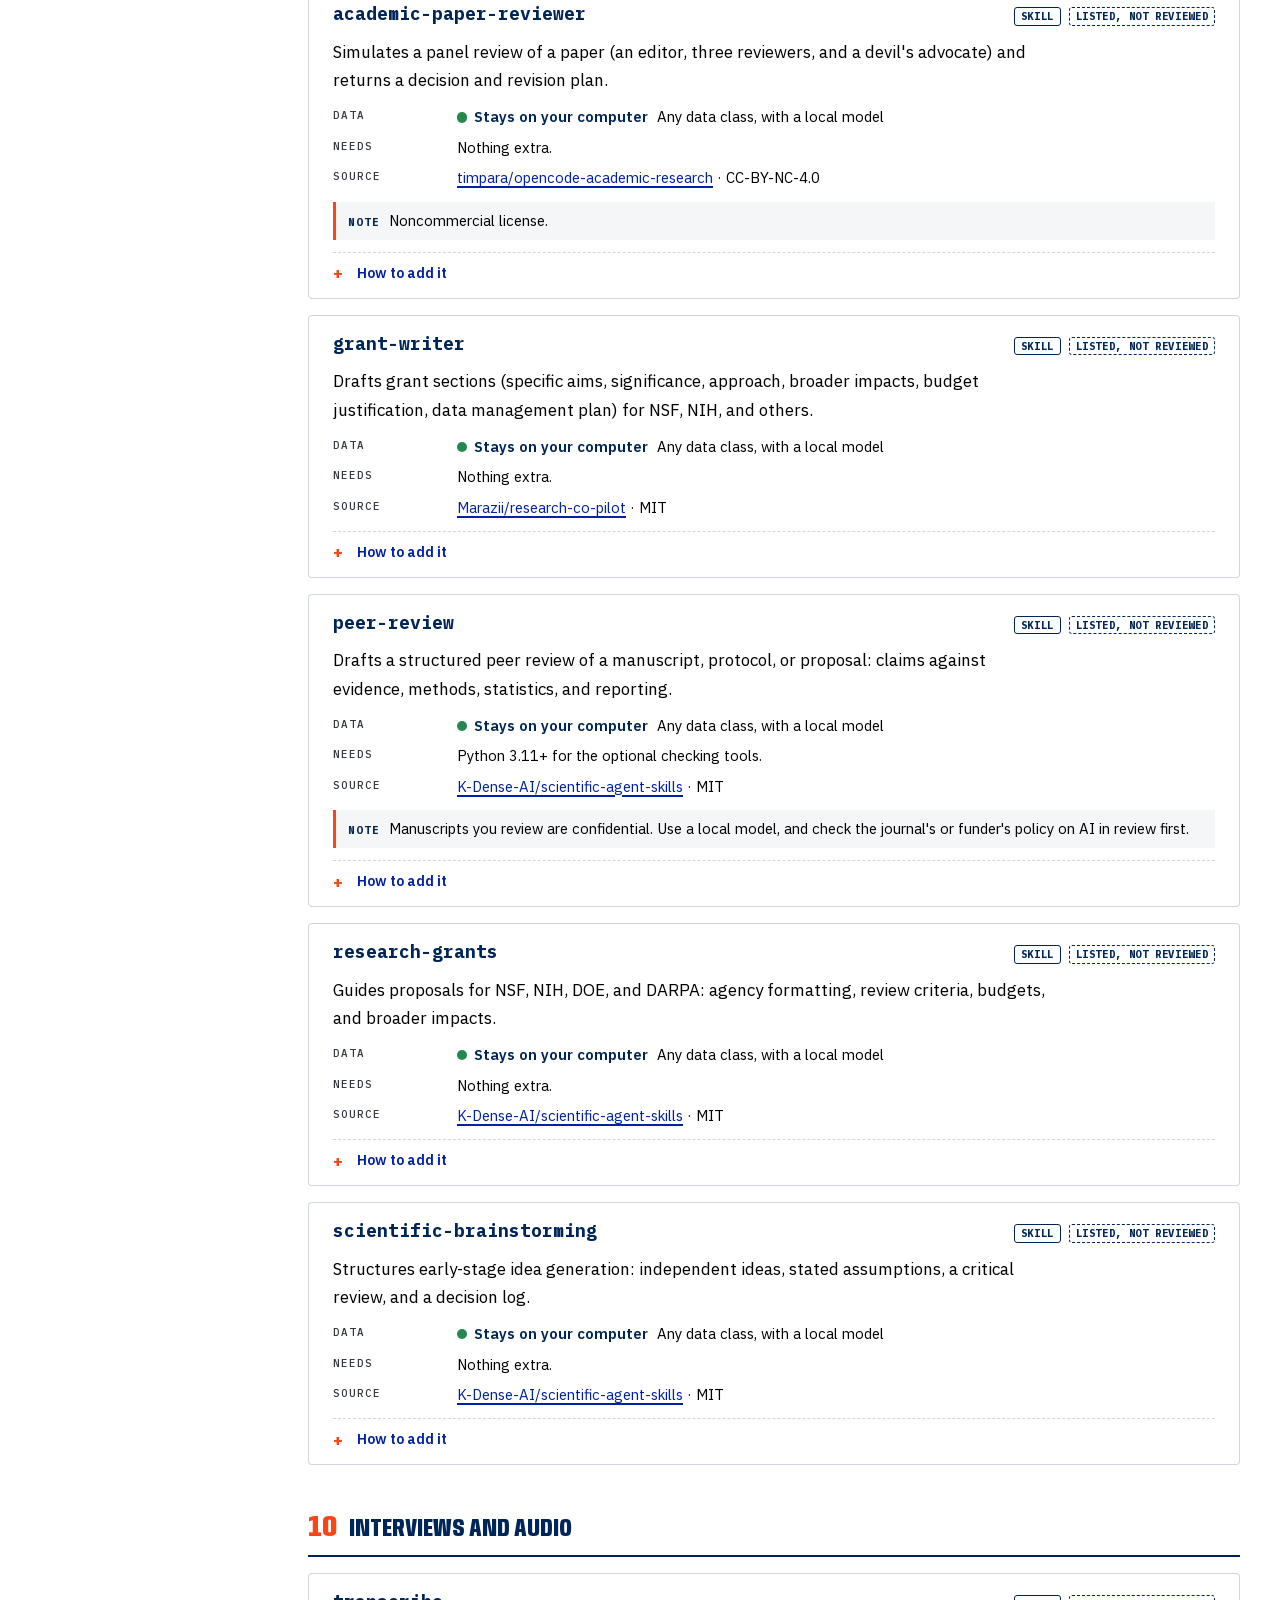
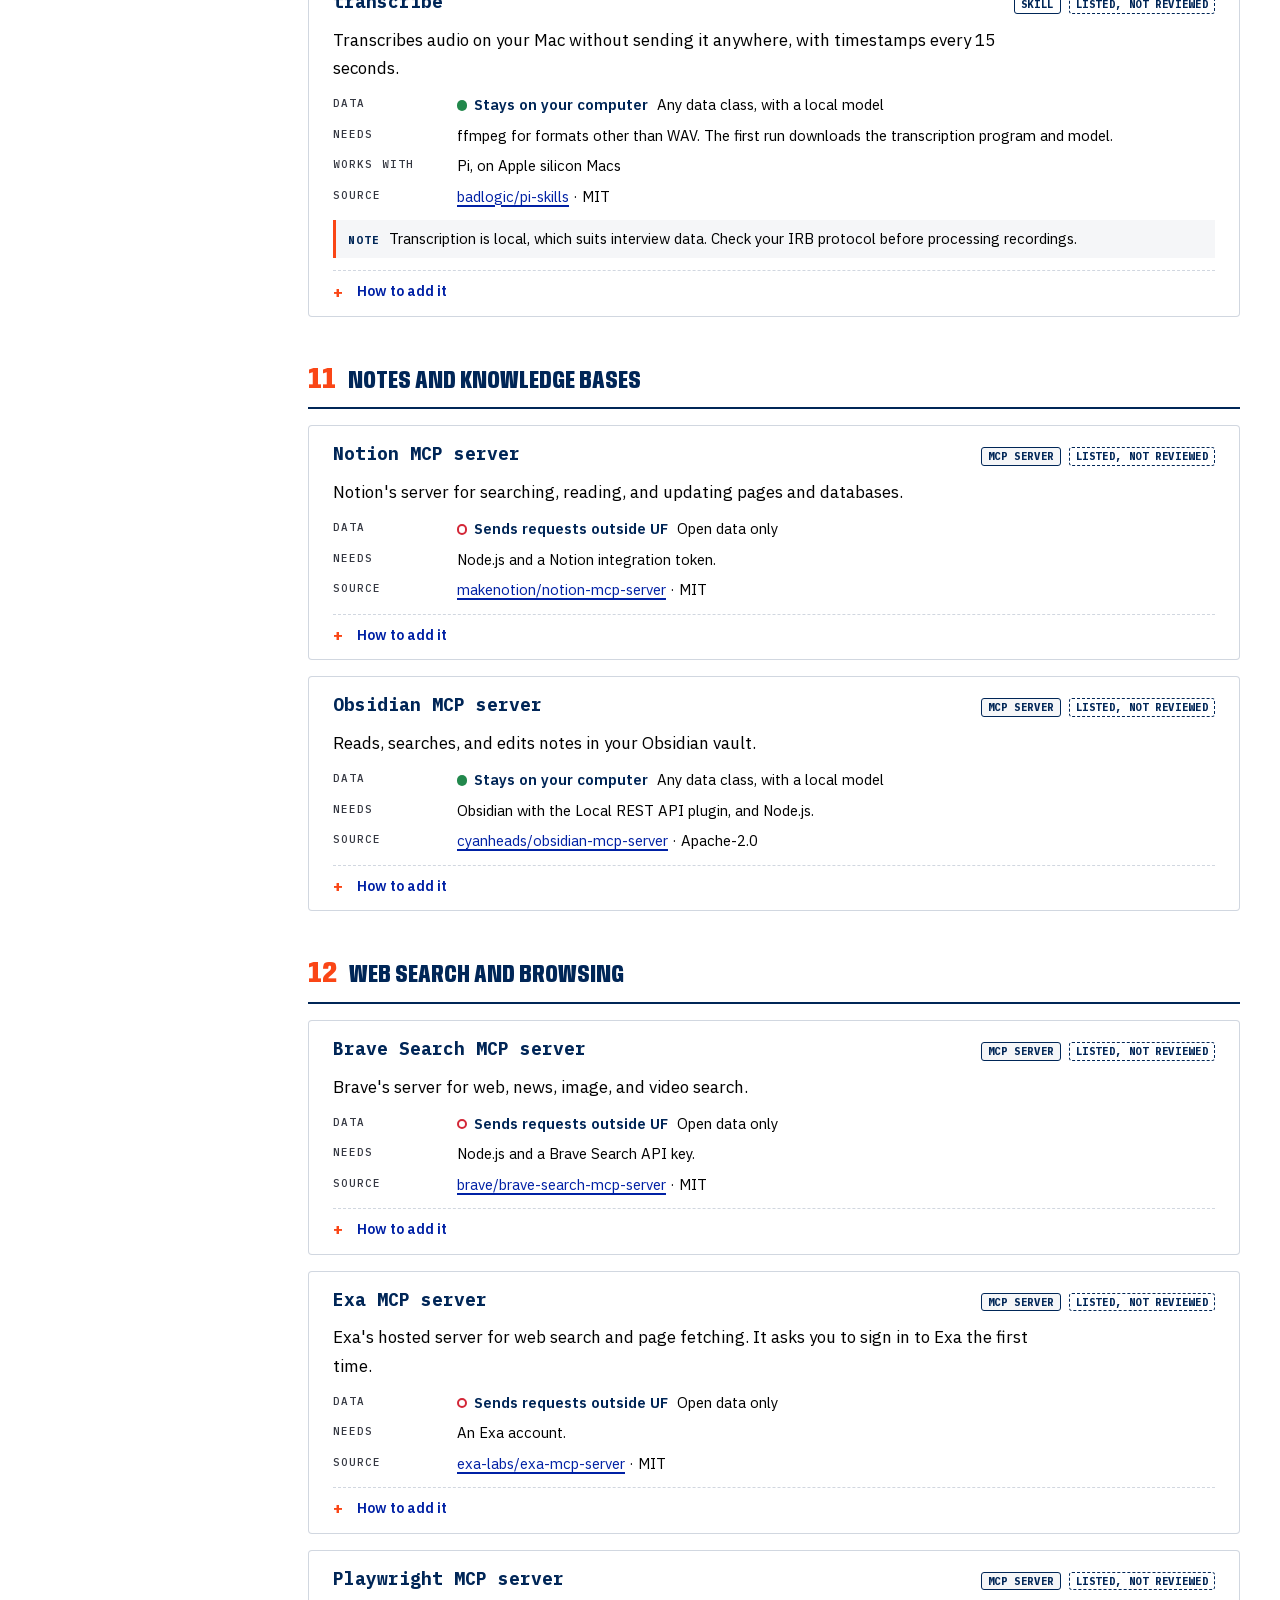
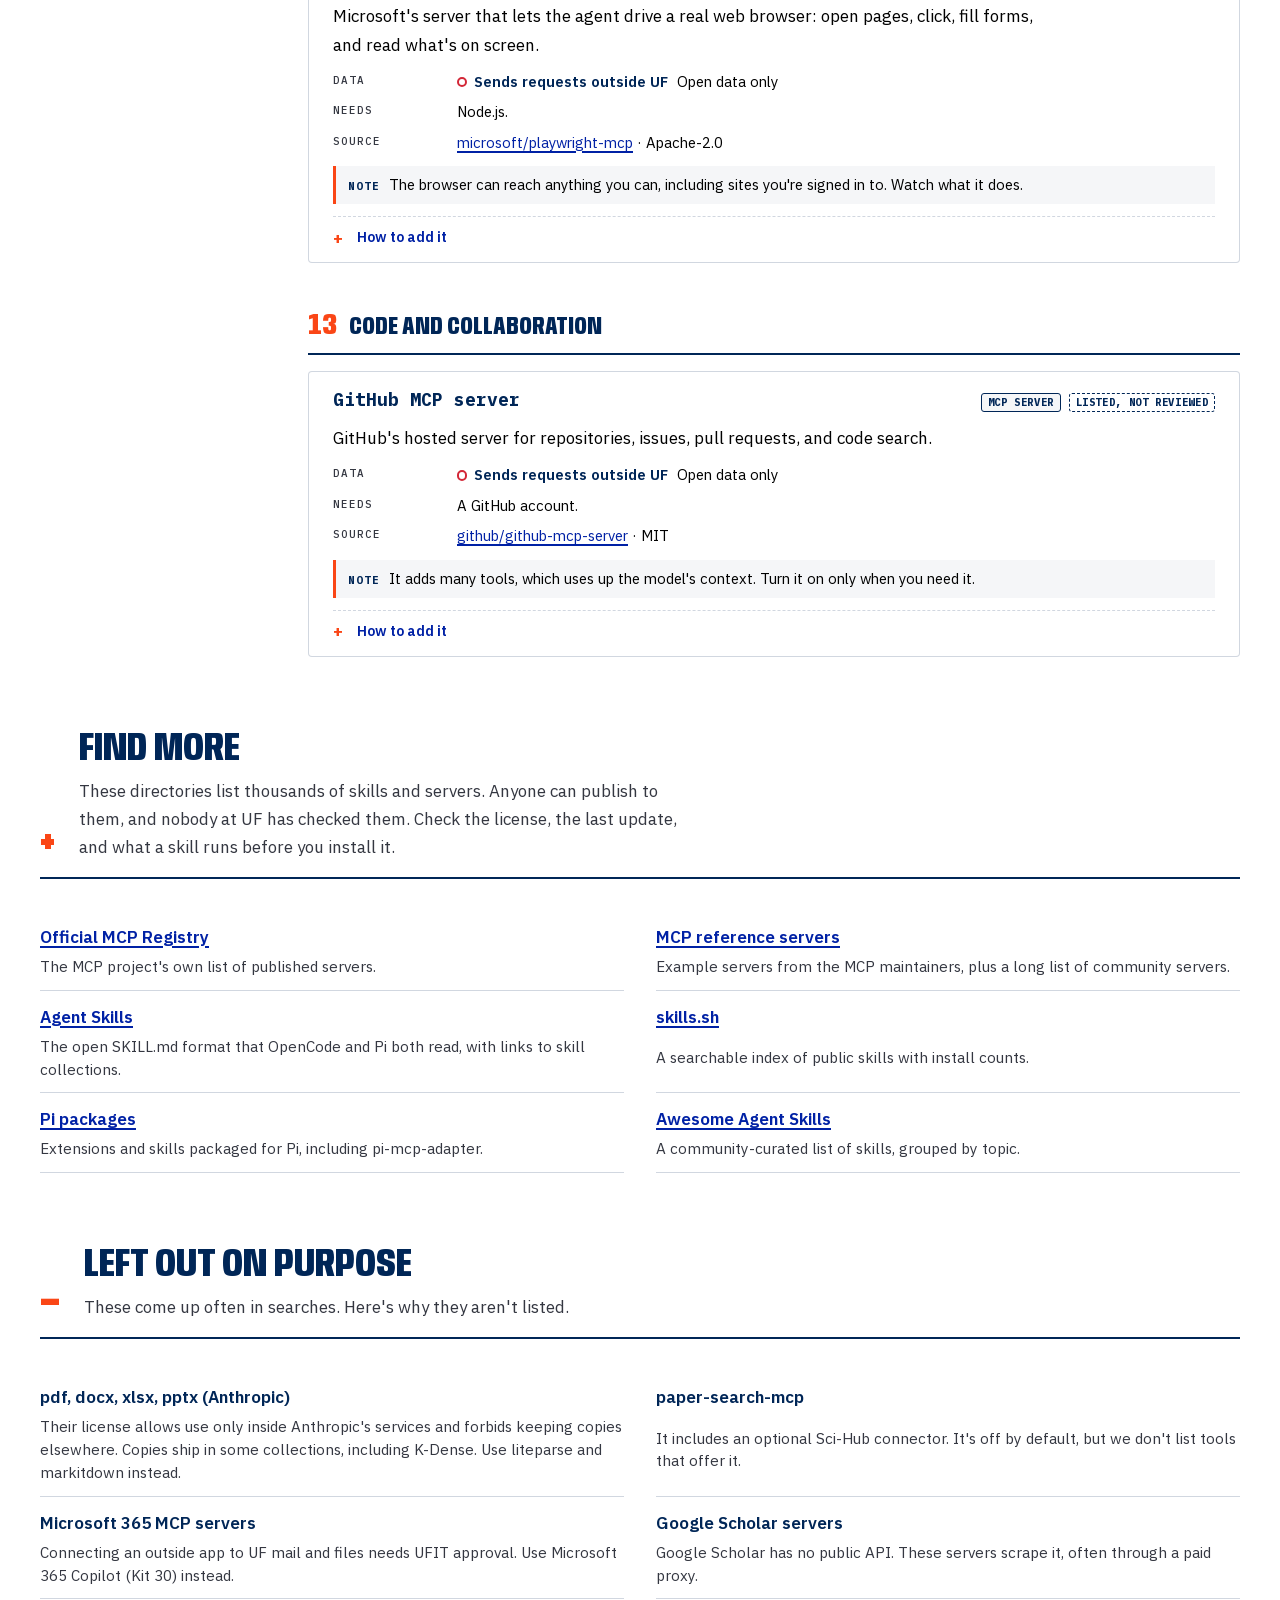
<file: library.html>
<!doctype html>
<html lang="en">
<head>
  <meta charset="utf-8">
  <meta name="viewport" content="width=device-width, initial-scale=1">
  <title>Skills &amp; MCP Library · Harness Kits · University of Florida</title>
  <meta name="description" content="Agent skills and MCP servers for research at UF, grouped by task, with what each one needs and which data it can handle.">
  <meta name="theme-color" content="#002657">
  <link rel="icon" href="favicon.svg" type="image/svg+xml">
  <link rel="preload" href="fonts/Anybody.woff2" as="font" type="font/woff2" crossorigin>
  <link rel="preload" href="fonts/IBMPlexSans.woff2" as="font" type="font/woff2" crossorigin>
  <link rel="stylesheet" href="css/main.css">
  <script src="js/library.js" defer></script>
  <script src="js/library-page.js" defer></script>
</head>
<body>
  <a class="skip" href="#lib-list">Skip to the library</a>

  <header class="masthead">
    <div class="wrap">
      <a class="brand" href="./" aria-label="Harness Kits home">
        <img class="uf-logo" src="img/uf-logo-white-orange.svg" alt="University of Florida" width="190" height="34">
        <span class="site-name"><b>Harness Kits</b><small>AI workspace setup guides</small></span>
      </a>
      <nav class="site-nav" aria-label="Site">
        <a href="./#data">Data rules</a>
        <a href="./#kits">All kits</a>
        <a href="./examples.html">Examples</a>
        <a href="./library.html" aria-current="page">Library</a>
        <a href="./glossary.html">Glossary &amp; FAQ</a>
      </nav>
    </div>
  </header>

  <main>
    <section class="wrap lib-hero" aria-labelledby="lib-title">
      <div>
        <p class="label accent">Reference · Checked <span id="lib-checked">September 28, 2026</span></p>
        <h1 id="lib-title" class="display">Skills &amp; MCP <span class="accent">Library</span></h1>
        <p class="lede">Add-ons for OpenCode, OpenCode Desktop, and Pi, grouped by research task. Each entry says what it does, what it needs, and which data it can handle.</p>
      </div>
      <dl class="kit-spec lib-spec">
        <div><dt>Skills</dt><dd id="spec-skills">–</dd></div>
        <div><dt>MCP servers</dt><dd id="spec-mcp">–</dd></div>
        <div><dt>Reviewed</dt><dd id="spec-reviewed">–</dd></div>
      </dl>
    </section>

    <section class="wrap lib-guide" aria-label="How to read an entry">
      <div>
        <h2>Skill or MCP server</h2>
        <p>A <strong>skill</strong> is a folder of instructions, and sometimes scripts, that the agent reads when a task calls for it. An <strong>MCP server</strong> is a small program that gives the agent new tools, such as a search it can run or an app it can reach.</p>
      </div>
      <div>
        <h2>Reviewed or listed</h2>
        <p><strong>Reviewed</strong> entries are the ones the research kits install. We pinned a version and read the files. <strong>Listed, not reviewed</strong> means we confirmed the project exists, has a license, and is maintained, but haven't read it line by line. Read it before you use it. K-Dense skills end with a request to cite the K-Dense paper; <a href="kits/opencode-research/#skills">Kit 10</a> explains how to handle it.</p>
      </div>
      <div>
        <h2>Which data</h2>
        <p>If an entry <strong>stays on your computer</strong>, the data rules of your model apply: a local model can work with any data class. If it <strong>sends requests outside UF</strong>, use it with open data only, even with a local model. <a href="./#data">Data rules</a></p>
      </div>
    </section>

    <section class="wrap lib-controls" aria-label="Filter the library">
      <div class="lib-search">
        <label for="lib-q">Search</label>
        <input id="lib-q" type="search" placeholder="zotero, PRISMA, census, OCR…" autocomplete="off" spellcheck="false">
      </div>
      <div class="segmented" role="group" aria-labelledby="f-type" data-filter="type">
        <span class="seg-label" id="f-type">Type</span>
        <span class="options"><button type="button" data-value="all" aria-pressed="true">All</button><button type="button" data-value="skill" aria-pressed="false">Skills</button><button type="button" data-value="mcp" aria-pressed="false">MCP servers</button></span>
      </div>
      <div class="segmented" role="group" aria-labelledby="f-status" data-filter="status">
        <span class="seg-label" id="f-status">Status</span>
        <span class="options"><button type="button" data-value="all" aria-pressed="true">All</button><button type="button" data-value="reviewed" aria-pressed="false">Reviewed</button><button type="button" data-value="listed" aria-pressed="false">Listed</button></span>
      </div>
      <label class="lib-check"><input id="lib-local" type="checkbox"> Stays on my computer</label>
      <p class="lib-count" id="lib-count" role="status" aria-live="polite"></p>
    </section>

    <div class="wrap lib-layout">
      <nav class="lib-jump" aria-label="Tasks">
        <p class="label">Tasks</p>
        <ol id="lib-jump"></ol>
      </nav>
      <div id="lib-list">
        <noscript><p>The library needs JavaScript to display. The data is in <code>js/library.js</code>.</p></noscript>
      </div>
    </div>

    <section class="wrap block lib-extra" id="directories" aria-labelledby="dirs-title">
      <div class="section-head">
        <span class="sec" aria-hidden="true">+</span>
        <h2 id="dirs-title">Find more</h2>
        <p>These directories list thousands of skills and servers. Anyone can publish to them, and nobody at UF has checked them. Check the license, the last update, and what a skill runs before you install it.</p>
      </div>
      <ul class="lib-dirs" id="lib-dirs"></ul>
    </section>

    <section class="wrap block lib-extra" id="left-out" aria-labelledby="out-title">
      <div class="section-head">
        <span class="sec" aria-hidden="true">–</span>
        <h2 id="out-title">Left out on purpose</h2>
        <p>These come up often in searches. Here's why they aren't listed.</p>
      </div>
      <ul class="lib-dirs lib-out" id="lib-out"></ul>
    </section>
  </main>

  <footer class="site-foot">
    <div class="wrap">
      <img class="uf-logo" src="img/uf-logo-white-orange.svg" alt="University of Florida" width="200" height="36">
      <div>
        <ul class="foot-links">
          <li><a href="https://it.ufl.edu/ai/">UFIT Artificial Intelligence</a></li>
          <li><a href="https://docs.ai.it.ufl.edu/">NaviGator AI docs</a></li>
          <li><a href="https://api.ai.it.ufl.edu/ui">NaviGator AI Toolkit</a></li>
          <li><a href="https://ufl.teamdynamix.com/TDClient/33/IT-Portal/Requests/ServiceDet?ID=413">Get help</a></li>
        </ul>
        <p>From the NaviGator AI team at UF Information Technology. Every skill and server listed here is maintained by others. A listing isn't an endorsement or a security review.</p>
        <p class="fine">Progress is saved in this browser only. No accounts, no tracking.</p>
      </div>
    </div>
  </footer>
</body>
</html>
</file>
<file: css/main.css>
/* =========================================================
   ENTRY POINT — imports the tokens and component modules in
   cascade layers. Pages link only this file.

   tokens      design values (css/tokens.css)
   base        reset and layout primitives (css/base.css)
   components  one file per component (css/components/*.css)

   Add a component: create css/components/<name>.css and
   import it below. Components use semantic tokens only.
   ========================================================= */
@layer tokens, base, components;

@import url("tokens.css") layer(tokens);
@import url("base.css") layer(base);

@import url("components/typography.css") layer(components);
@import url("components/button.css") layer(components);
@import url("components/masthead.css") layer(components);
@import url("components/footer.css") layer(components);
@import url("components/figure.css") layer(components);
@import url("components/table.css") layer(components);
@import url("components/hero.css") layer(components);
@import url("components/parts.css") layer(components);
@import url("components/card.css") layer(components);
@import url("components/kit-header.css") layer(components);
@import url("components/segmented.css") layer(components);
@import url("components/procedure.css") layer(components);
@import url("components/step.css") layer(components);
@import url("components/code.css") layer(components);
@import url("components/callout.css") layer(components);
@import url("components/reference.css") layer(components);
@import url("components/library.css") layer(components);
@import url("components/examples.css") layer(components);
@import url("components/glossary.css") layer(components);
</file>
